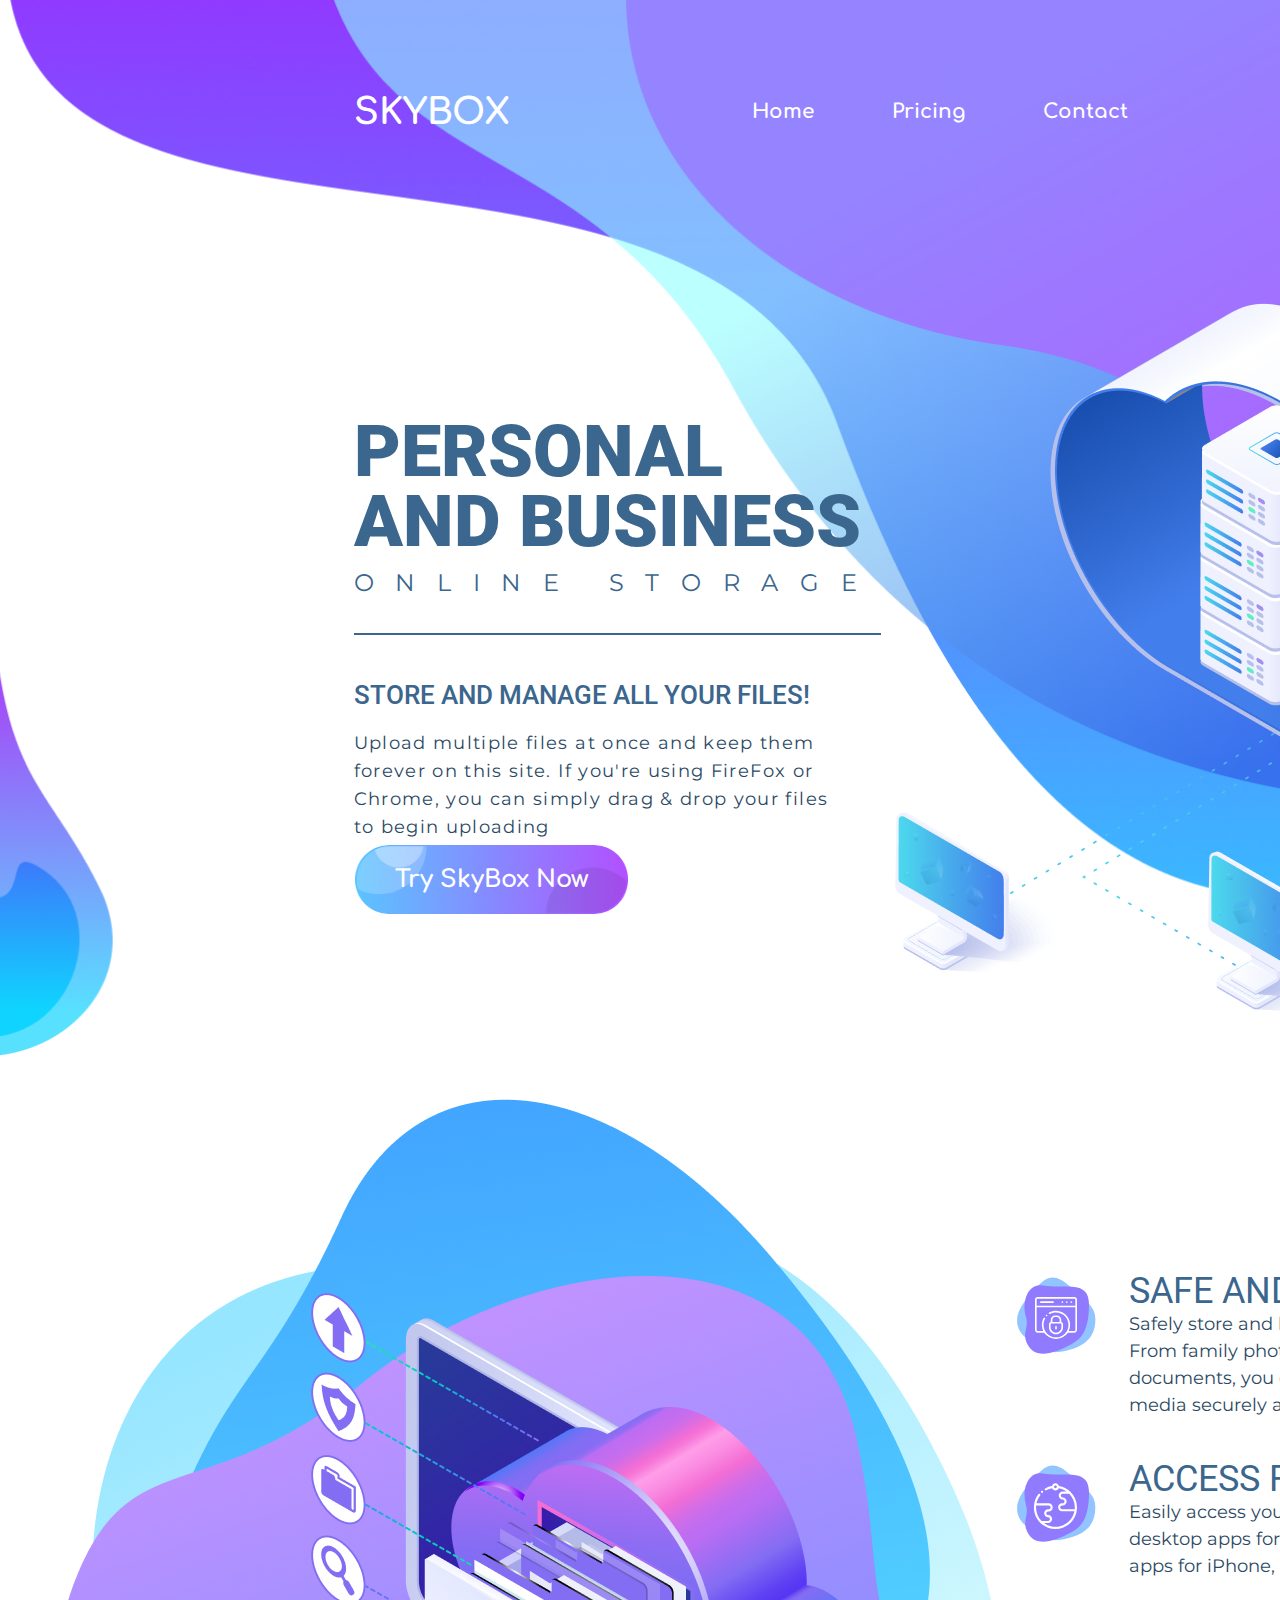
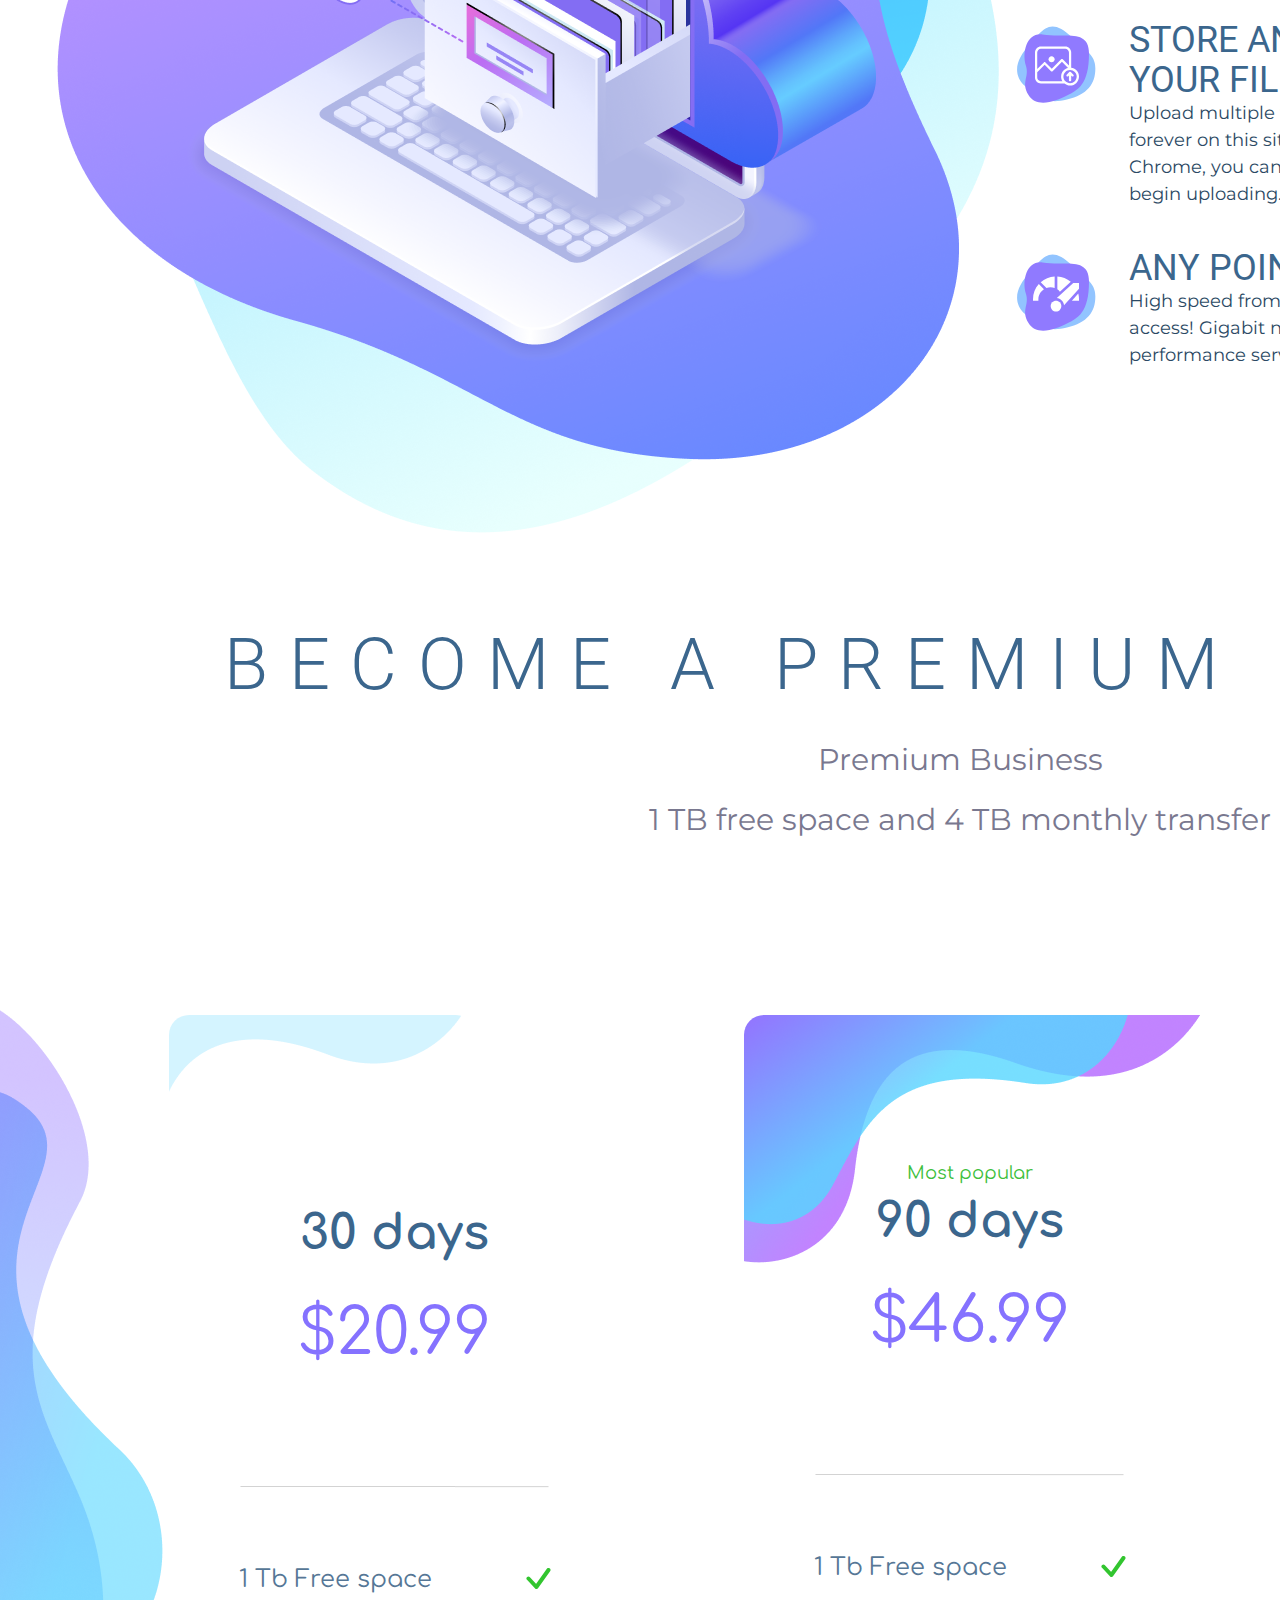
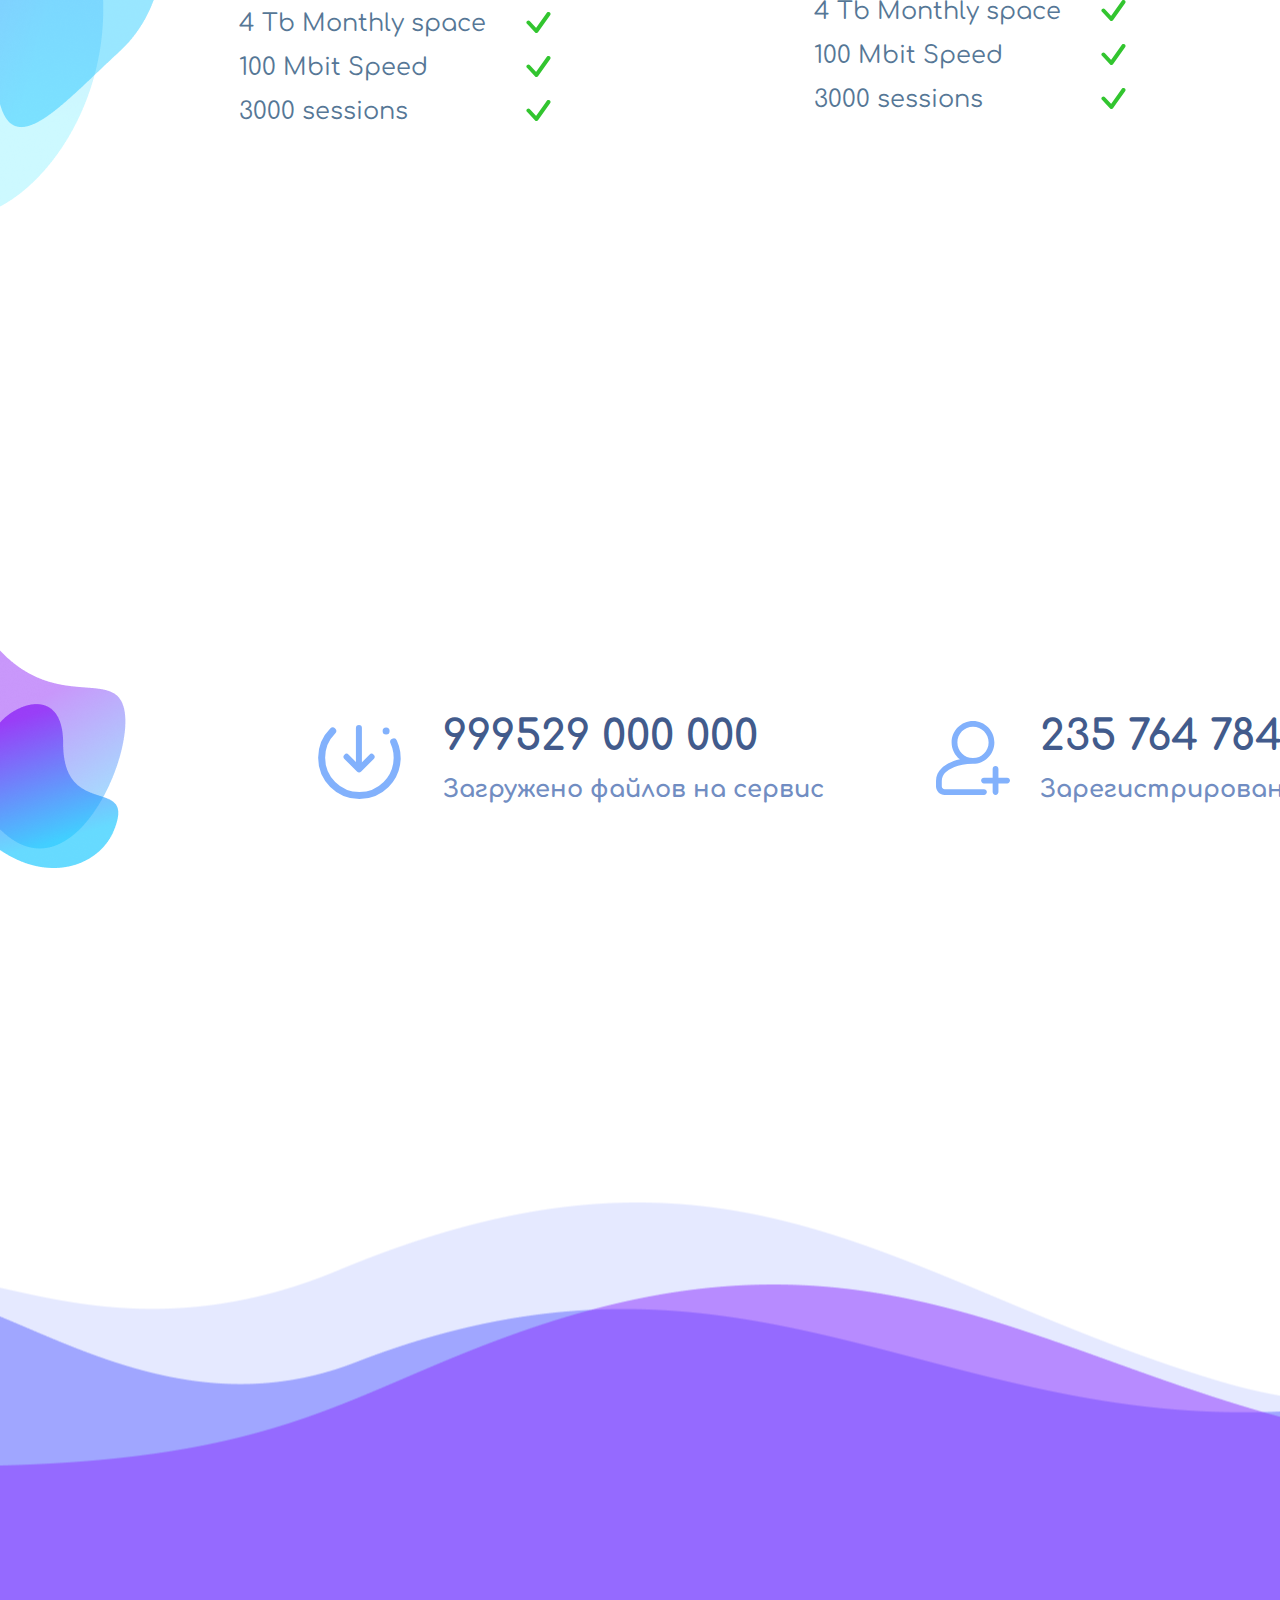
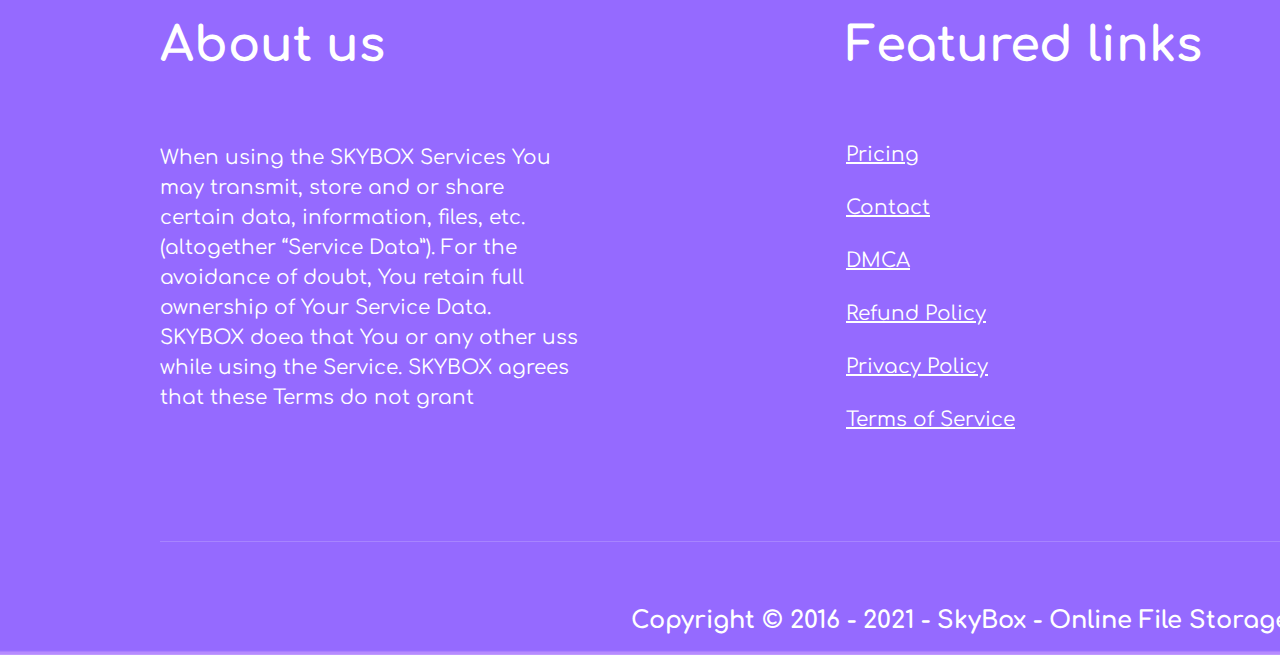
<file: index.html>
<!DOCTYPE html>
<html lang="ru">
<head>
    <meta charset="UTF-8">
    <meta http-equiv="X-UA-Compatible" content="IE=edge">
    <meta name="viewport" content="width=device-width, initial-scale=1.0">
    <link rel="stylesheet" href="assets/css/style.min.css">
    <title>Skybox</title>
</head>
<body>
    <!--intro-->
      <!-- главная секция -->
      <section class="main">
        <h2 class="main_tit">hh</h2>
        <div class="container">
            <!-- создание хедера, добавление логотипа и меню -->
            <header class="header">
                <div class="header_wrapper">
                    <a href="#" class="logo">skybox</a>
                    <nav class="nav">
                        <a href="index.html" class="header_nav">Home</a>
                        <a href="tariff.html" class="header_nav">Pricing</a>
                        <a href="contact.html" class="header_nav">Contact</a>
                    </nav>
                    <div class="header_btns">
                        <a class="header_btn1" href="login.html">login</a>
                        <a href="register.html" class="header_btn2">sign up</a>
                    </div>
                </div>
            </header>
            <!--добавление кнопки, текста, изображения-->
            <section class="section1">
                <div class="section1_content">
                    <h2 class="main_title">Personal <br>and Business</h2>
                    <h6 class="main_sibtitle">Online storage</h6>
                    <p class="main_title2">STORE AND MANAGE ALL YOUR Files!</p>
                    <p class="main_desk">
                        Upload multiple files at once and keep them <br> forever on this site. If you're using FireFox or <br> Chrome, you can simply drag & drop your files <br> to begin uploading
                    </p>
                    <a href="profile.html" class="main_btn">Try SkyBox Now</a>
                </div>
                <img src="assets/img/photos/Design.png" alt="photo" class="main_photo">
            </section>
        </div>
    </section>
    <!-- вторая секция -->
    <!-- добавление фото, иконок, текста -->
    <section class="qual">
        <div class="container">
            <div class="qual_wrapper">
                <img src="assets/img/photos/cloud.png" alt="photo" class="qual_photo">
                <div class="qual_blocks">
                    <div class="qual_block">
                        <img src="assets/img/icons/safe.svg" alt="icon">
                        <div class="qual_block_text">
                            <h2 class="qual_block_title">SAFE AND SECURE</h2>
                            <p class="qual_block_desk">
                                Safely store and backup all your essential files. <br> From family photos & videos to important <br> documents, you can rely on us to store all your <br> media securely and forever.
                            </p>
                        </div>
                    </div>
                    <div class="qual_block">
                        <img src="assets/img/icons/globe.svg" alt="icon">
                        <div class="qual_block_text">
                            <h2 class="qual_block_title">Access from anywhere</h2>
                            <p class="qual_block_desk">
                                Easily access your files from anywhere with <br> desktop apps for Windows and Mac, and mobile <br> apps for iPhone, iPad, Android, and the web.
                            </p>
                        </div>
                    </div>
                    <div class="qual_block">
                        <img src="assets/img/icons/store.svg" alt="icon">
                        <div class="qual_block_text">
                            <h2 class="qual_block_title">STORE AND MANAGE ALL YOUR FILES!</h2>
                            <p class="qual_block_desk">
                                Upload multiple files at once and keep them <br> forever on this site. If you're using FireFox or <br> Chrome, you can simply drag & drop your files to <br> begin uploading.
                            </p>
                        </div>
                    </div>
                    <div class="qual_block">
                        <img src="assets/img/icons/speed.svg" alt="icon">
                        <div class="qual_block_text">
                            <h2 class="qual_block_title">Any point of the globe</h2>
                            <p class="qual_block_desk">
                                High speed from any location with internet <br> access! Gigabit networking and high- <br> performance server!
                            </p>
                        </div>
                    </div>
                </div>
            </div>
        </div>
    </section>
    <!-- третья секция -->
    <!-- добавление фото, текста, заголовков, кнопок -->
    <section class="become">
        <img src="assets/img/photos/BG2.png" alt="waves" class="become_bg">
        <h2 class="become_title">Become a PREMIUM MEMBER</h2>
        <div class="container">
            <div class="become_wrapper">
                <p class="become_desk">
                    Premium Business <br>1 TB free space and 4 TB monthly transfer
                </p>
                <div class="become_cards">
                    <div class="become_card">
                        <img src="assets/img/photos/card1.png" alt="waves" class="become_card_bg">
                        <div class="become_card_content">
                            <div class="price_content">
                                <h3 class="become_card_title">30 days</h3>
                                <h2 class="become_card_price">$20.99</h2>  
                                <img src="assets/img/icons/line.png" alt="line" class="line">
                                <div class="become_card_desks">
                                    <div class="become_card_desk">
                                        <p class="card_desk">1 Tb Free space</p>
                                        <p class="card_desk">4 Tb Monthly space</p>
                                        <p class="card_desk">100 Mbit Speed</p>
                                        <p class="card_desk">3000 sessions</p>
                                    </div>
                                    <div class="become_card_checks">
                                        <img src="assets/img/icons/check.svg" alt="check" class="check">
                                        <img src="assets/img/icons/check.svg" alt="check" class="check">
                                        <img src="assets/img/icons/check.svg" alt="check" class="check">
                                        <img src="assets/img/icons/check.svg" alt="check" class="check">
                                    </div>
                                </div>
                                <div class="become_card_unvis">
                                    <a href="register.html" class="become_card_btn">Sing Up</a>
                                    <p class="become_card_cop">14-day money back guarantee</p>
                                </div>
                            </div>
                        </div>
                    </div>
                    <div class="become_card">
                        <img src="assets/img/photos/card2.png" alt="waves" class="become_card_bg">
                        <div class="become_card_content2">
                            <div class="price_content">
                                <p class="price_real">Most popular</p>
                                <h3 class="become_card_title">90 days</h3>
                                <h2 class="become_card_price">$46.99</h2>  
                                <img src="assets/img/icons/line.png" alt="line" class="line">
                                <div class="become_card_desks">
                                    <div class="become_card_desk">
                                        <p class="card_desk">1 Tb Free space</p>
                                        <p class="card_desk">4 Tb Monthly space</p>
                                        <p class="card_desk">100 Mbit Speed</p>
                                        <p class="card_desk">3000 sessions</p>
                                    </div>
                                    <div class="become_card_checks">
                                        <img src="assets/img/icons/check.svg" alt="check" class="check">
                                        <img src="assets/img/icons/check.svg" alt="check" class="check">
                                        <img src="assets/img/icons/check.svg" alt="check" class="check">
                                        <img src="assets/img/icons/check.svg" alt="check" class="check">
                                    </div>
                                </div>
                                <div class="become_card_unvis">
                                    <a href="register.html" class="become_card_btn">Sing Up</a>
                                    <p class="become_card_cop">14-day money back guarantee</p>
                                </div>
                            </div>
                        </div>
                    </div>
                    <div class="become_card">
                        <img src="assets/img/photos/card3.png" alt="waves" class="become_card_bg">
                        <div class="become_card_content3">
                            <div class="price_content">
                                <h3 class="become_card_title">365 days</h3>
                                <h2 class="become_card_price">$127.99</h2>  
                                <img src="assets/img/icons/line.png" alt="line" class="line">
                                <div class="become_card_desks">
                                    <div class="become_card_desk">
                                        <p class="card_desk">1 Tb Free space</p>
                                        <p class="card_desk">4 Tb Monthly space</p>
                                        <p class="card_desk">100 Mbit Speed</p>
                                        <p class="card_desk">3000 sessions</p>
                                    </div>
                                    <div class="become_card_checks">
                                        <img src="assets/img/icons/check.svg" alt="check" class="check">
                                        <img src="assets/img/icons/check.svg" alt="check" class="check">
                                        <img src="assets/img/icons/check.svg" alt="check" class="check">
                                        <img src="assets/img/icons/check.svg" alt="check" class="check">
                                    </div>
                                </div>
                                <div class="become_card_unvis">
                                    <a href="register.html" class="become_card_btn">Sing Up</a>
                                    <p class="become_card_cop">14-day money back guarantee</p>
                                </div>
                            </div>
                        </div>
                    </div>
                </div>
            </div>
        </div>
    </section>
    <!-- четвертая секция -->
    <!-- добавление иконок, текста -->
    <section class="quan">
        <img src="assets/img/photos/bg3.png" alt="waves" class="quan_bg">
        <div class="container">
            <div class="quan_wrapper">
                <div class="quan_block">
                    <img src="assets/img/icons/download.svg" alt="icon" class="quan_icon">
                    <div class="quan_text">
                        <h2 class="quan_num">999529 000 000</h2>
                        <p class="quan_title">Загружено файлов на сервис</p>
                    </div>
                </div>
                <div class="quan_block">
                    <img src="assets/img/icons/user.svg" alt="icon" class="quan_icon">
                    <div class="quan_text">
                        <h2 class="quan_num">235 764 784</h2>
                        <p class="quan_title">Зарегистрировано пользователей</p>
                    </div>
                </div>
            </div>
        </div>
        <img src="assets/img/photos/bg4.png" alt="waves" class="quan_bg">
    </section>
    <!-- пятая секция -->
    <!-- добавление текста и ссылок -->
    <footer class="footer">
        <div class="footer_wrapper">
            <div class="footer_block">
                <h2 class="footer_title">About us</h2>
                <p class="footer_desk">
                    When using the SKYBOX Services You <br> may transmit, store and or share <br> certain data, information, files, etc. <br> (altogether “Service Data”). For the <br> avoidance of doubt, You retain full <br> ownership of Your Service Data. <br> SKYBOX doea that You or any other uss <br> while using the Service. SKYBOX agrees <br> that these Terms do not grant
                </p>
            </div>
            <div class="footer_block">
                <h2 class="footer_title">Featured links</h2>
                <div class="footer_link">
                    <a href="tariff.html" class="footer_a">Pricing</a>
                    <a href="contact.html" class="footer_a">Contact</a>
                    <a href="FAQ.html" class="footer_a">DMCA</a>
                    <a href="#" class="footer_a">Refund Policy</a>
                    <a href="#" class="footer_a">Privacy Policy</a>
                    <a href="#" class="footer_a">Terms of Service</a>
                </div>
            </div>
            <div class="footer_block">
                <h2 class="footer_title">Contact us</h2>
                <div class="footer_link">
                    <p class="footer_text">Our office:</p>
                    <a href="#" class="footer_a2">Digitalgoals LTD <br>Lapathou, 6, Strovolos 2027, <br>Lefkosia, Cyprus</a>
                    <p class="footer_num">Phone: <a href="#">+37 06 225 29 36 </a></p>
                    <p class="footer_mail">Email: <a href="#">mail@example.com</a></p>
                </div>
            </div>
        </div>
        <div class="footer_cop">
            Copyright © 2016 - 2021 - SkyBox - Online File Storage
        </div>
    </footer>
</body>
</html>
</file>
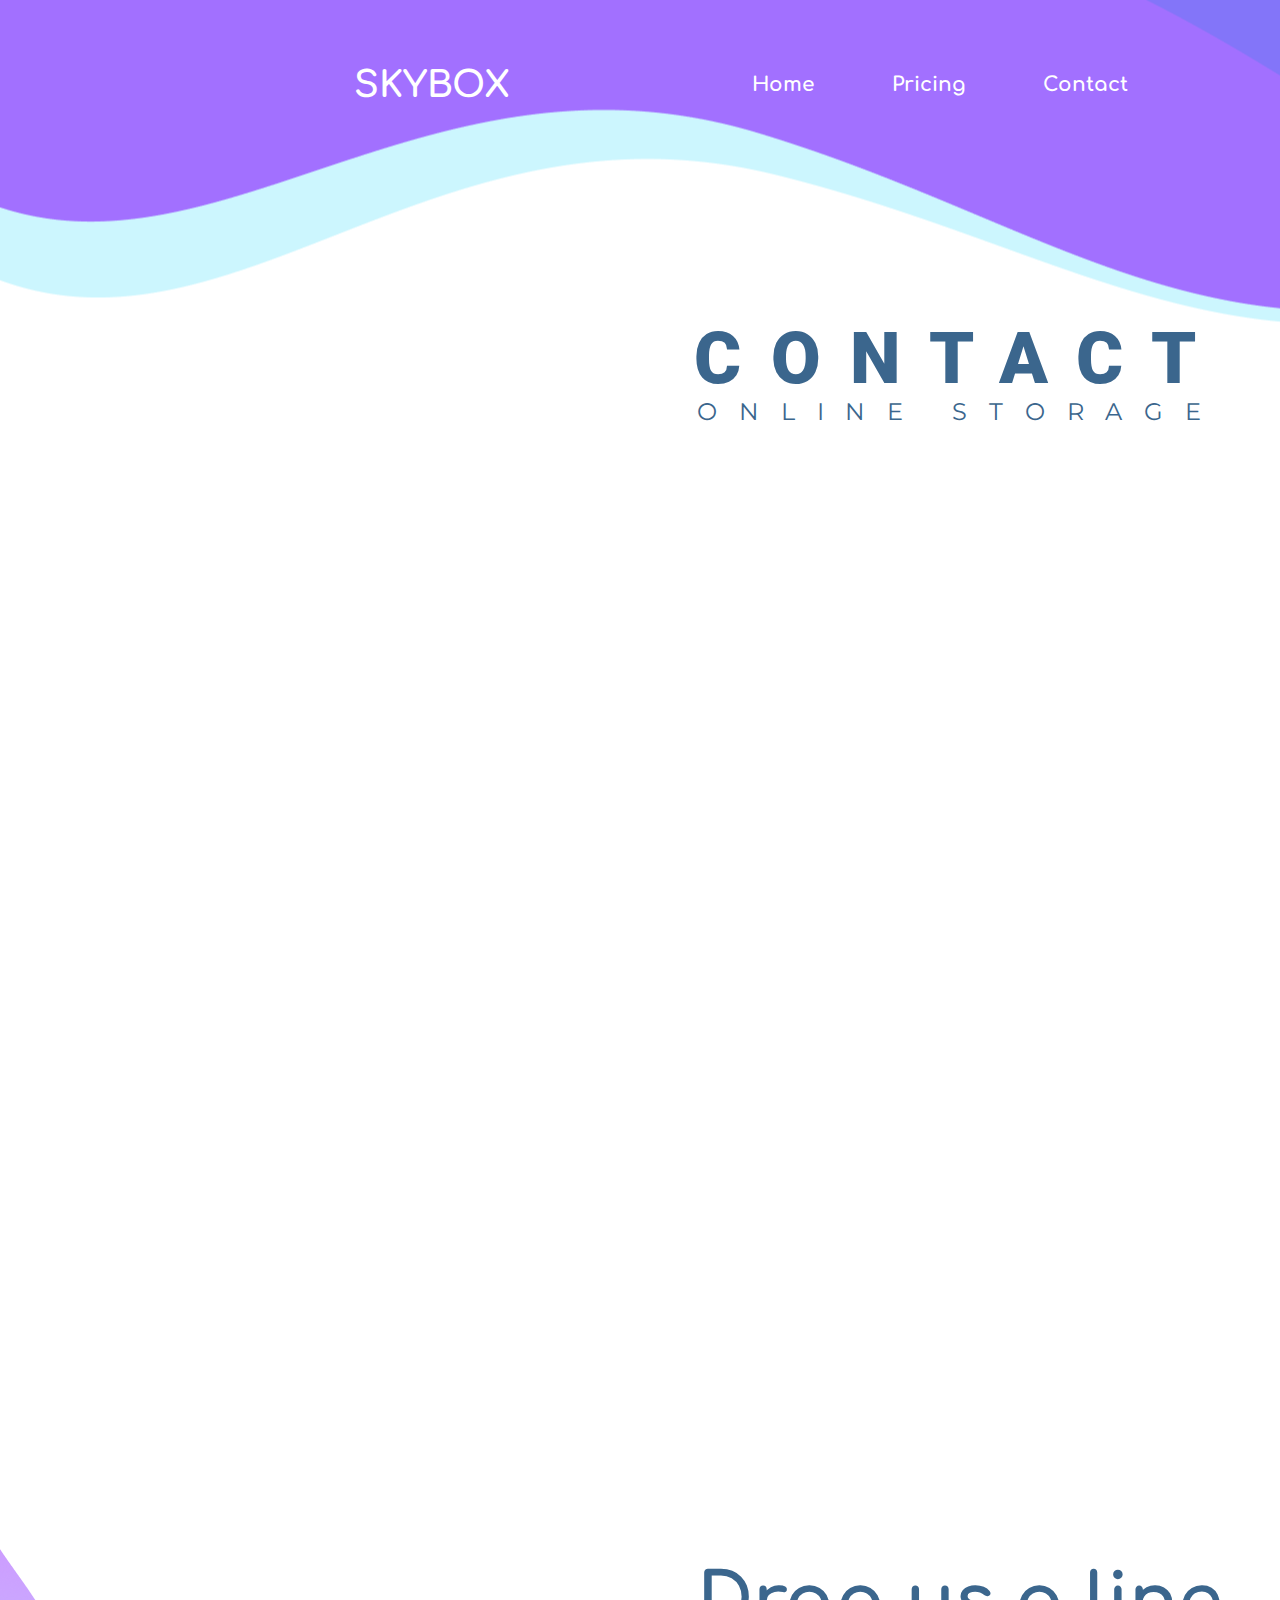
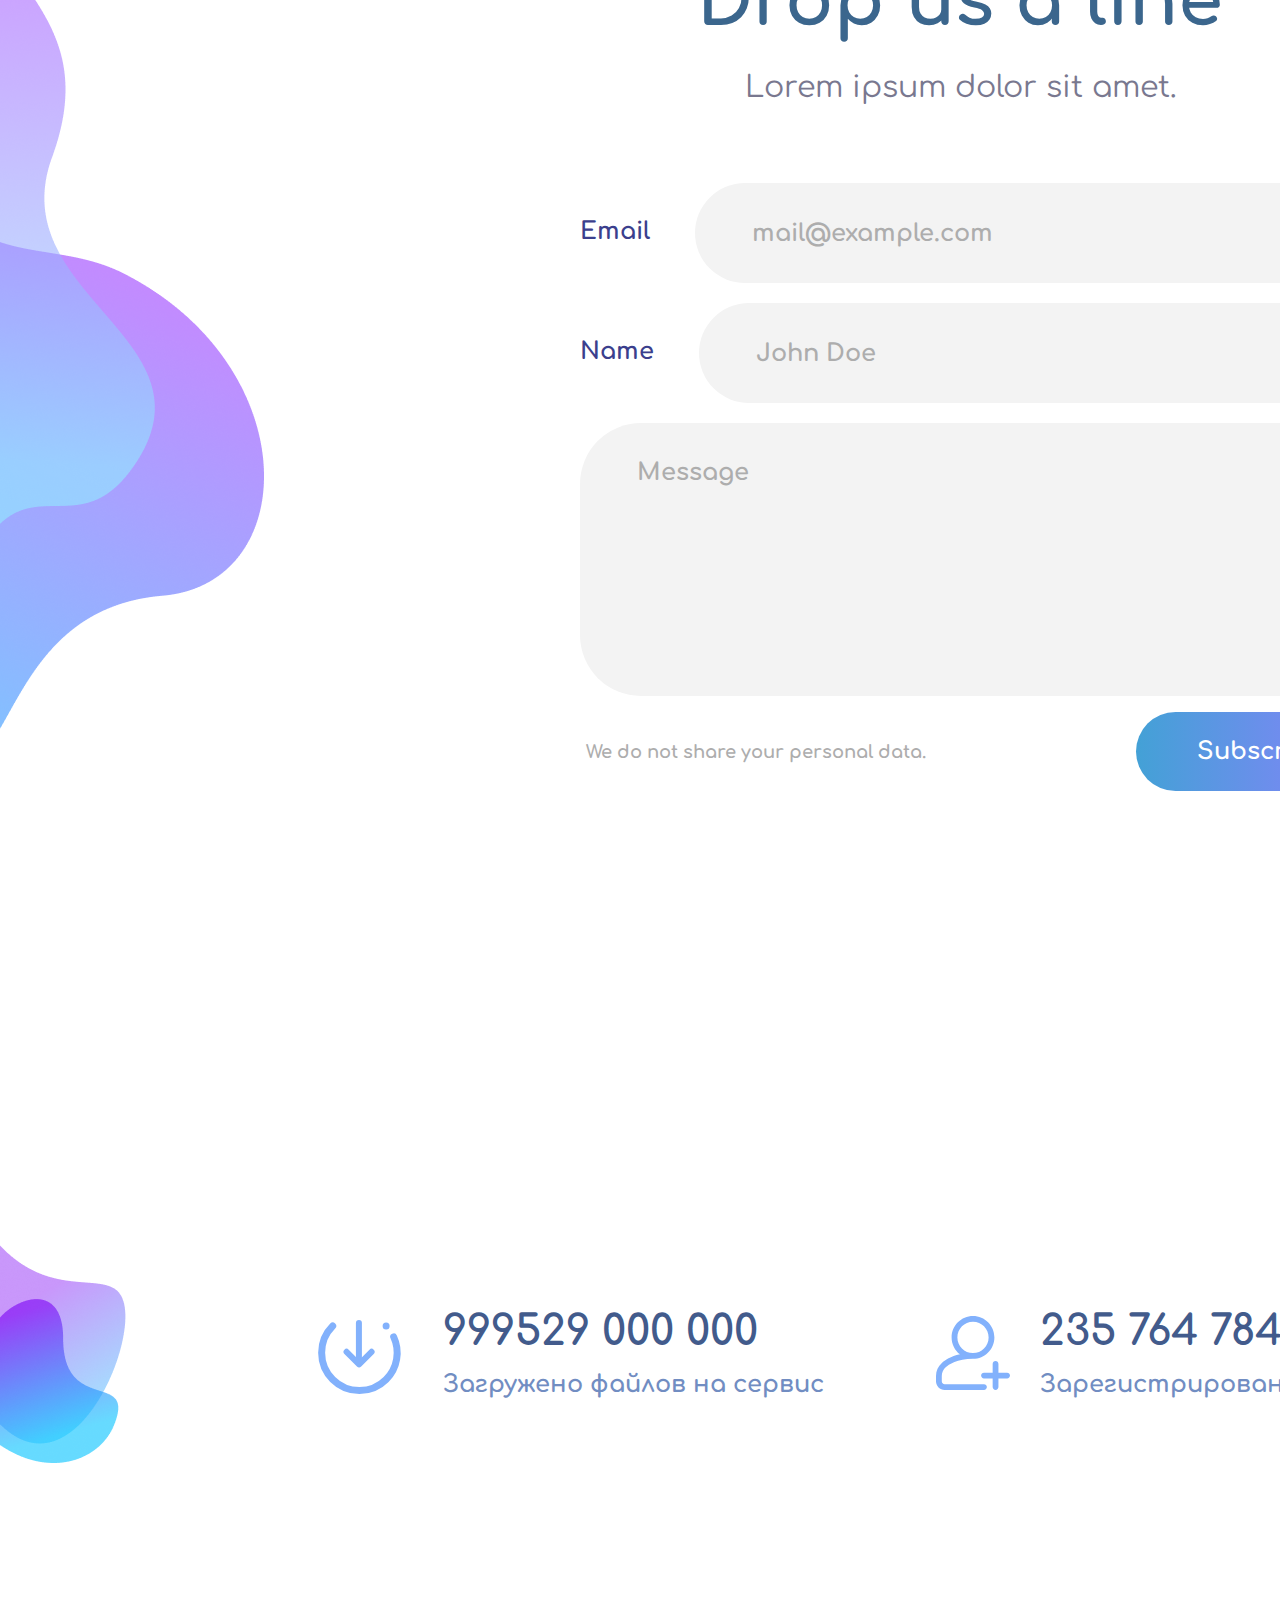
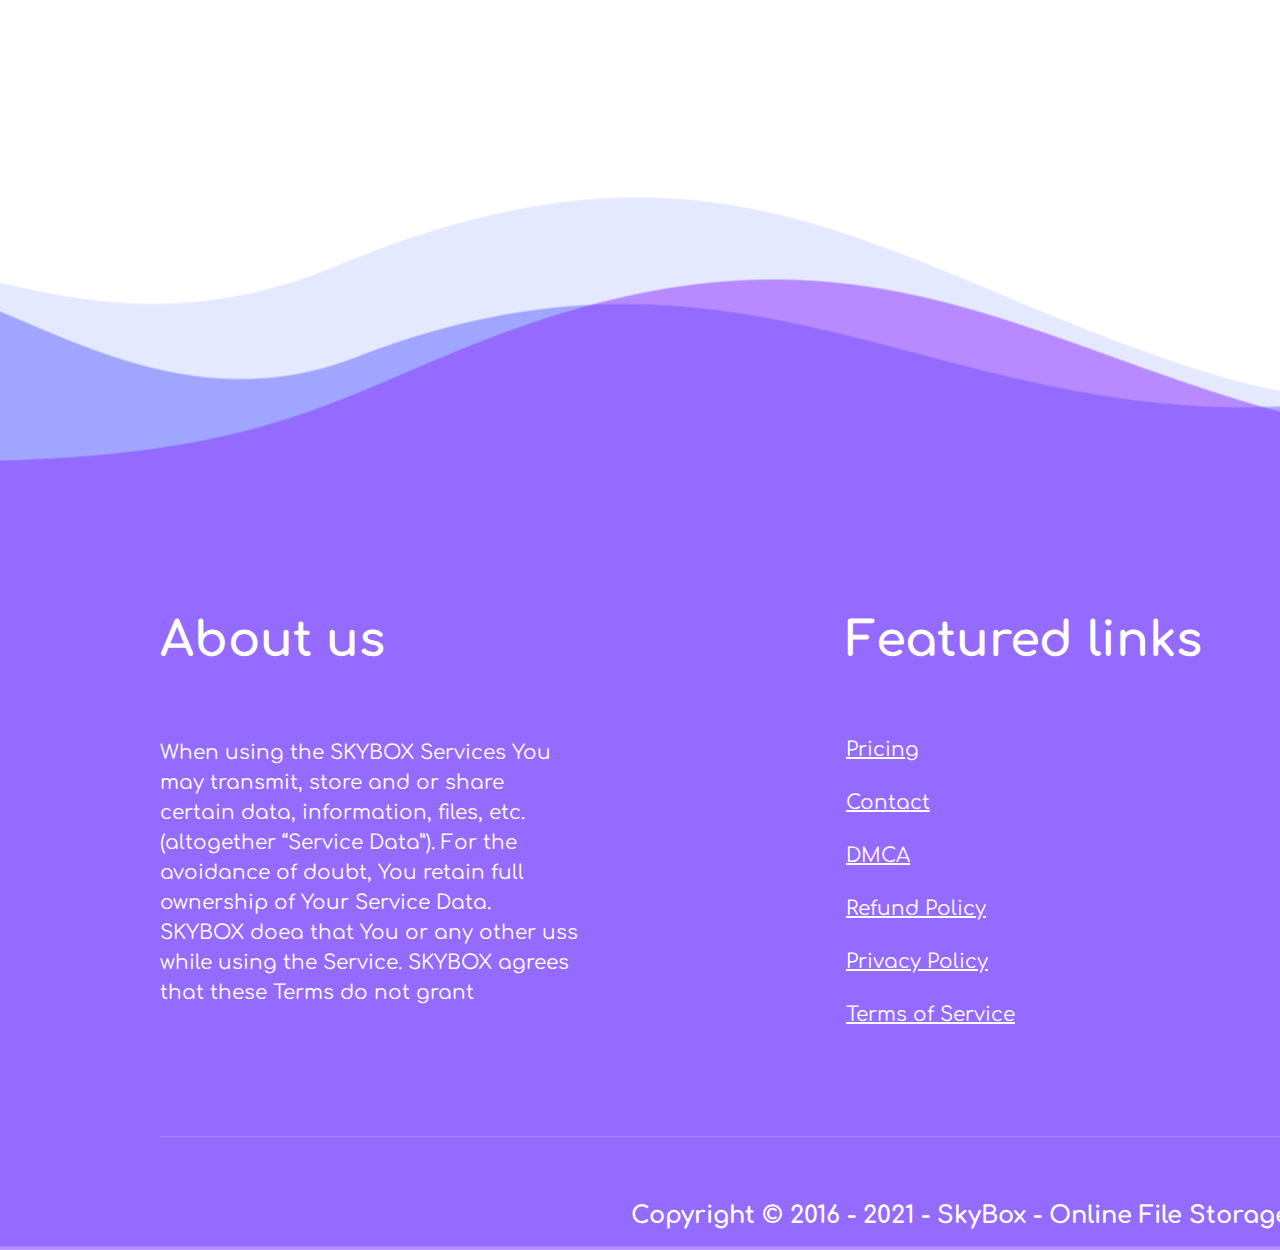
<file: contact.html>
<!DOCTYPE html>
<html lang="ru">
<head>
    <meta charset="UTF-8">
    <meta http-equiv="X-UA-Compatible" content="IE=edge">
    <link rel="stylesheet" href="assets/css/style.min.css">
    <meta name="viewport" content="width=device-width, initial-scale=1.0">
    <title>Contact</title>
</head>
<body>
        <!-- создание хедера, добавление логотипа и меню -->
        <header class="header2">
            <div class="container">
                <div class="header_wrapper2">
                    <a href="#" class="logo">skybox</a>
                        <nav class="nav">
                            <a href="index.html" class="header_nav">Home</a>
                            <a href="tariff.html" class="header_nav">Pricing</a>
                            <a href="contact.html" class="header_nav">Contact</a>
                        </nav>
                        <div class="header_btns">
                            <a class="header_btn1" href="login.html">login</a>
                            <a href="register.html" class="header_btn2">sign up</a>
                        </div>
                </div>
            </div>
        </header>
        <!--добавление кнопки, текста, изображения-->
        <section class="intro">
            <div class="wrapper_intro">
                <div class="intro_content">
                    <h2 class="text_intro">Contact</h2>
                    <h6 class="text_intro2">Online storage</h6>
                </div>
                <!-- добавление карты -->
                <div class="carta">
                    <iframe src="https://www.google.com/maps/embed?pb=!1m18!1m12!1m3!1d4888.388919401285!2d33.355725833604986!3d35.141450852578025!2m3!1f0!2f0!3f0!3m2!1i1024!2i768!4f13.1!3m3!1m2!1s0x14de198dd4fea925%3A0xf1f84fd6b7d7f59c!2zTGFwYXRob3UgNiwgU3Ryb3ZvbG9zLCDQmtC40L_RgA!5e0!3m2!1sru!2sru!4v1650351548125!5m2!1sru!2sru" width="600" height="450" style="border:0;" allowfullscreen="" loading="lazy" referrerpolicy="no-referrer-when-downgrade"></iframe>
                </div> 
            </div>
        </section>
        <!-- создание секции ввода данных -->
        <section class="drop">
            <div class="wrapper_drop">
                <div class="drop_content">
                    <h2 class="text_drop">Drop us a line</h2>
                    <h6 class="text_drop2">Lorem ipsum dolor sit amet.</h6>
                </div>
                <!-- создание блока ввода данных -->
                <div class="input">
                    <div class="text_bl">
                        <p class="text_email">Email</p>
                        <input type="text" class="dropinput" placeholder="mail@example.com">
                    </div>
                    <div class="text_bl2">
                        <p class="text_name">Name</p>
                    <input type="text" class="dropinput" placeholder="John Doe">
                    </div>
                    <input type="text" class="dropinput2" placeholder="Message">
                    <a href="#" class="text_drop3">We do not share your personal data.</a>
                    <button class="btn_sub">Subscribe</button>
                </div>
            </div>
        </section>
    <!-- четвертая секция -->
    <!-- добавление иконок, текста -->
    <section class="quan">
        <img src="assets/img/photos/bg3.png" alt="waves" class="quan_bg">
        <div class="container">
            <div class="quan_wrapper">
                <div class="quan_block">
                    <img src="assets/img/icons/download.svg" alt="icon" class="quan_icon">
                    <div class="quan_text">
                        <h2 class="quan_num">999529 000 000</h2>
                        <p class="quan_title">Загружено файлов на сервис</p>
                    </div>
                </div>
                <div class="quan_block">
                    <img src="assets/img/icons/user.svg" alt="icon" class="quan_icon">
                    <div class="quan_text">
                        <h2 class="quan_num">235 764 784</h2>
                        <p class="quan_title">Зарегистрировано пользователей</p>
                    </div>
                </div>
            </div>
        </div>
        <img src="assets/img/photos/bg4.png" alt="waves" class="quan_bg">
    </section>
    <!-- пятая секция -->
    <!-- добавление текста и ссылок -->
    <footer class="footer">
        <div class="footer_wrapper">
            <div class="footer_block">
                <h2 class="footer_title">About us</h2>
                <p class="footer_desk">
                    When using the SKYBOX Services You <br> may transmit, store and or share <br> certain data, information, files, etc. <br> (altogether “Service Data”). For the <br> avoidance of doubt, You retain full <br> ownership of Your Service Data. <br> SKYBOX doea that You or any other uss <br> while using the Service. SKYBOX agrees <br> that these Terms do not grant
                </p>
            </div>
            <div class="footer_block">
                <h2 class="footer_title">Featured links</h2>
                <div class="footer_link">
                    <a href="tariff.html" class="footer_a">Pricing</a>
                    <a href="contact.html" class="footer_a">Contact</a>
                    <a href="FAQ.html" class="footer_a">DMCA</a>
                    <a href="#" class="footer_a">Refund Policy</a>
                    <a href="#" class="footer_a">Privacy Policy</a>
                    <a href="#" class="footer_a">Terms of Service</a>
                </div>
            </div>
            <div class="footer_block">
                <h2 class="footer_title">Contact us</h2>
                <div class="footer_link">
                    <p class="footer_text">Our office:</p>
                    <a href="#" class="footer_a2">Digitalgoals LTD <br>Lapathou, 6, Strovolos 2027, <br>Lefkosia, Cyprus</a>
                    <p class="footer_num">Phone: <a href="#">+37 06 225 29 36 </a></p>
                    <p class="footer_mail">Email: <a href="#">mail@example.com</a></p>
                </div>
            </div>
        </div>
        <div class="footer_cop">
            Copyright © 2016 - 2021 - SkyBox - Online File Storage
        </div>
    </footer>
    
</body>
</html>
</file>
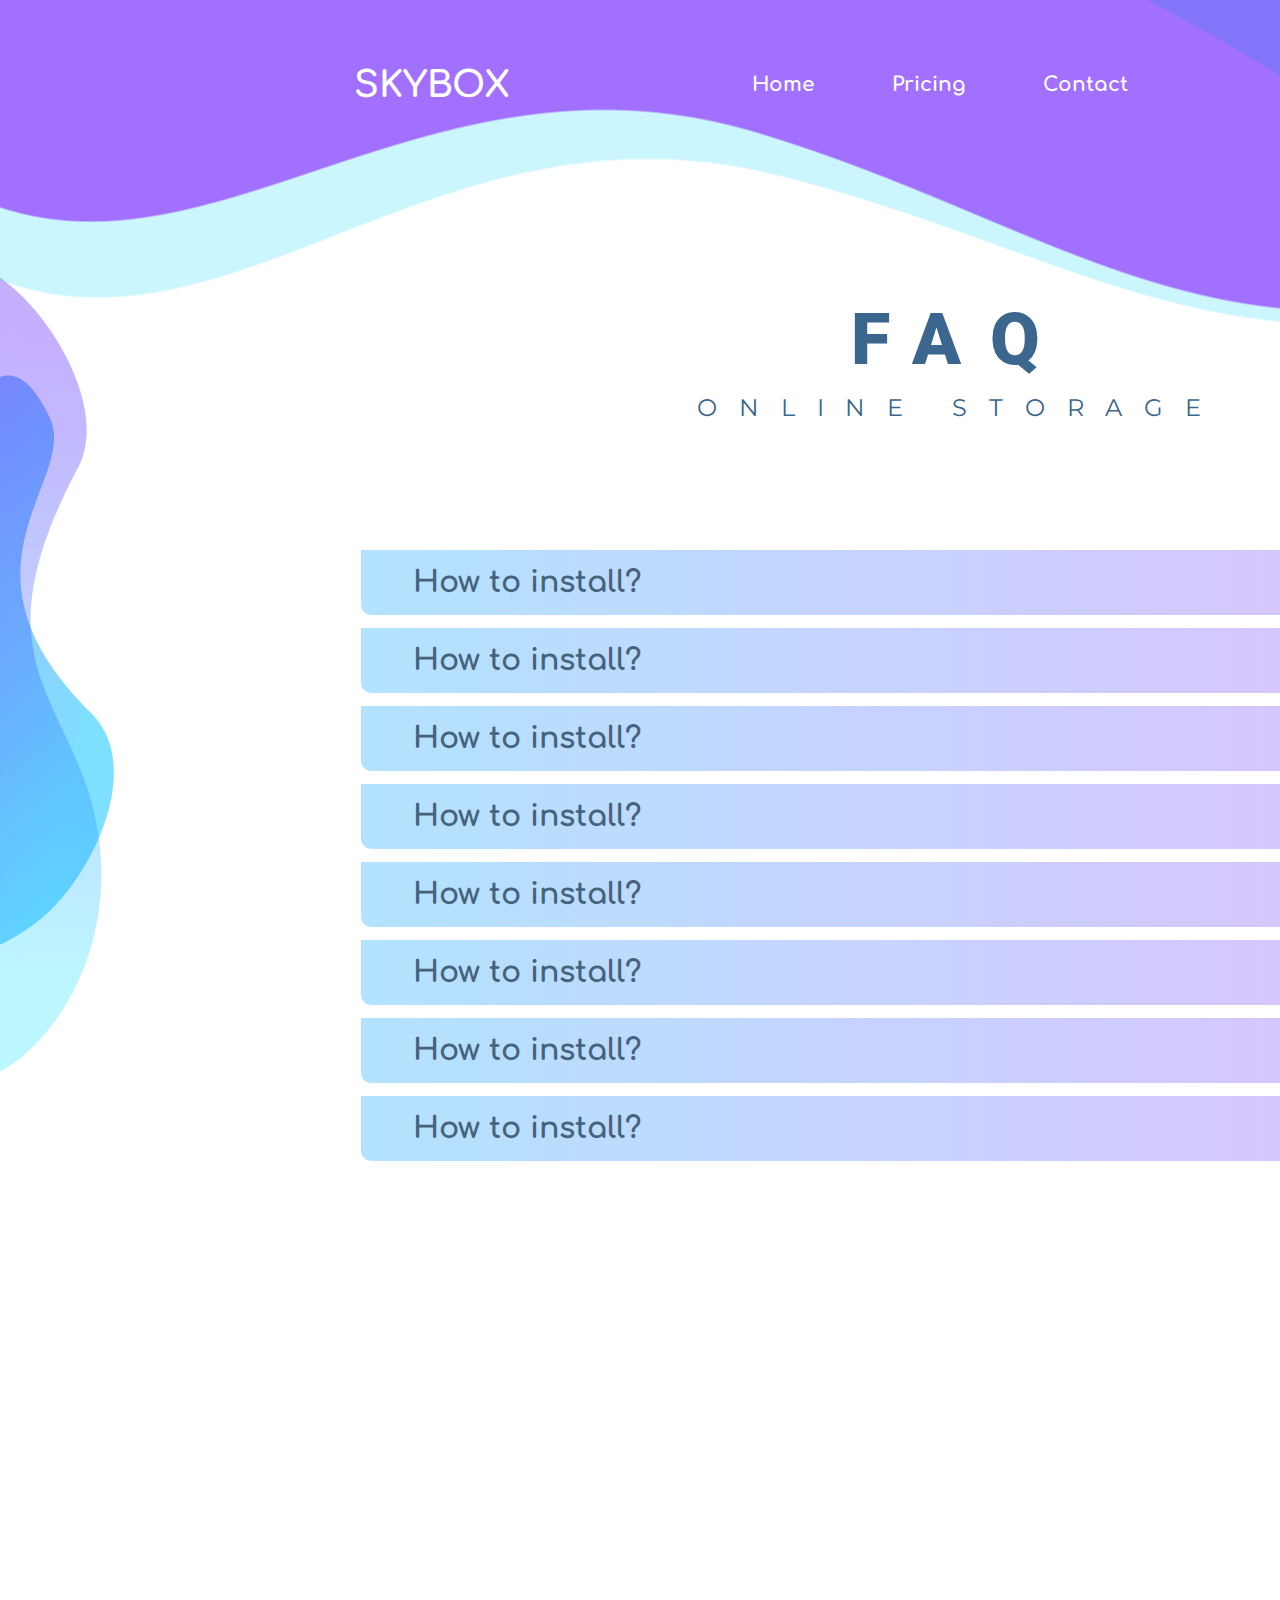
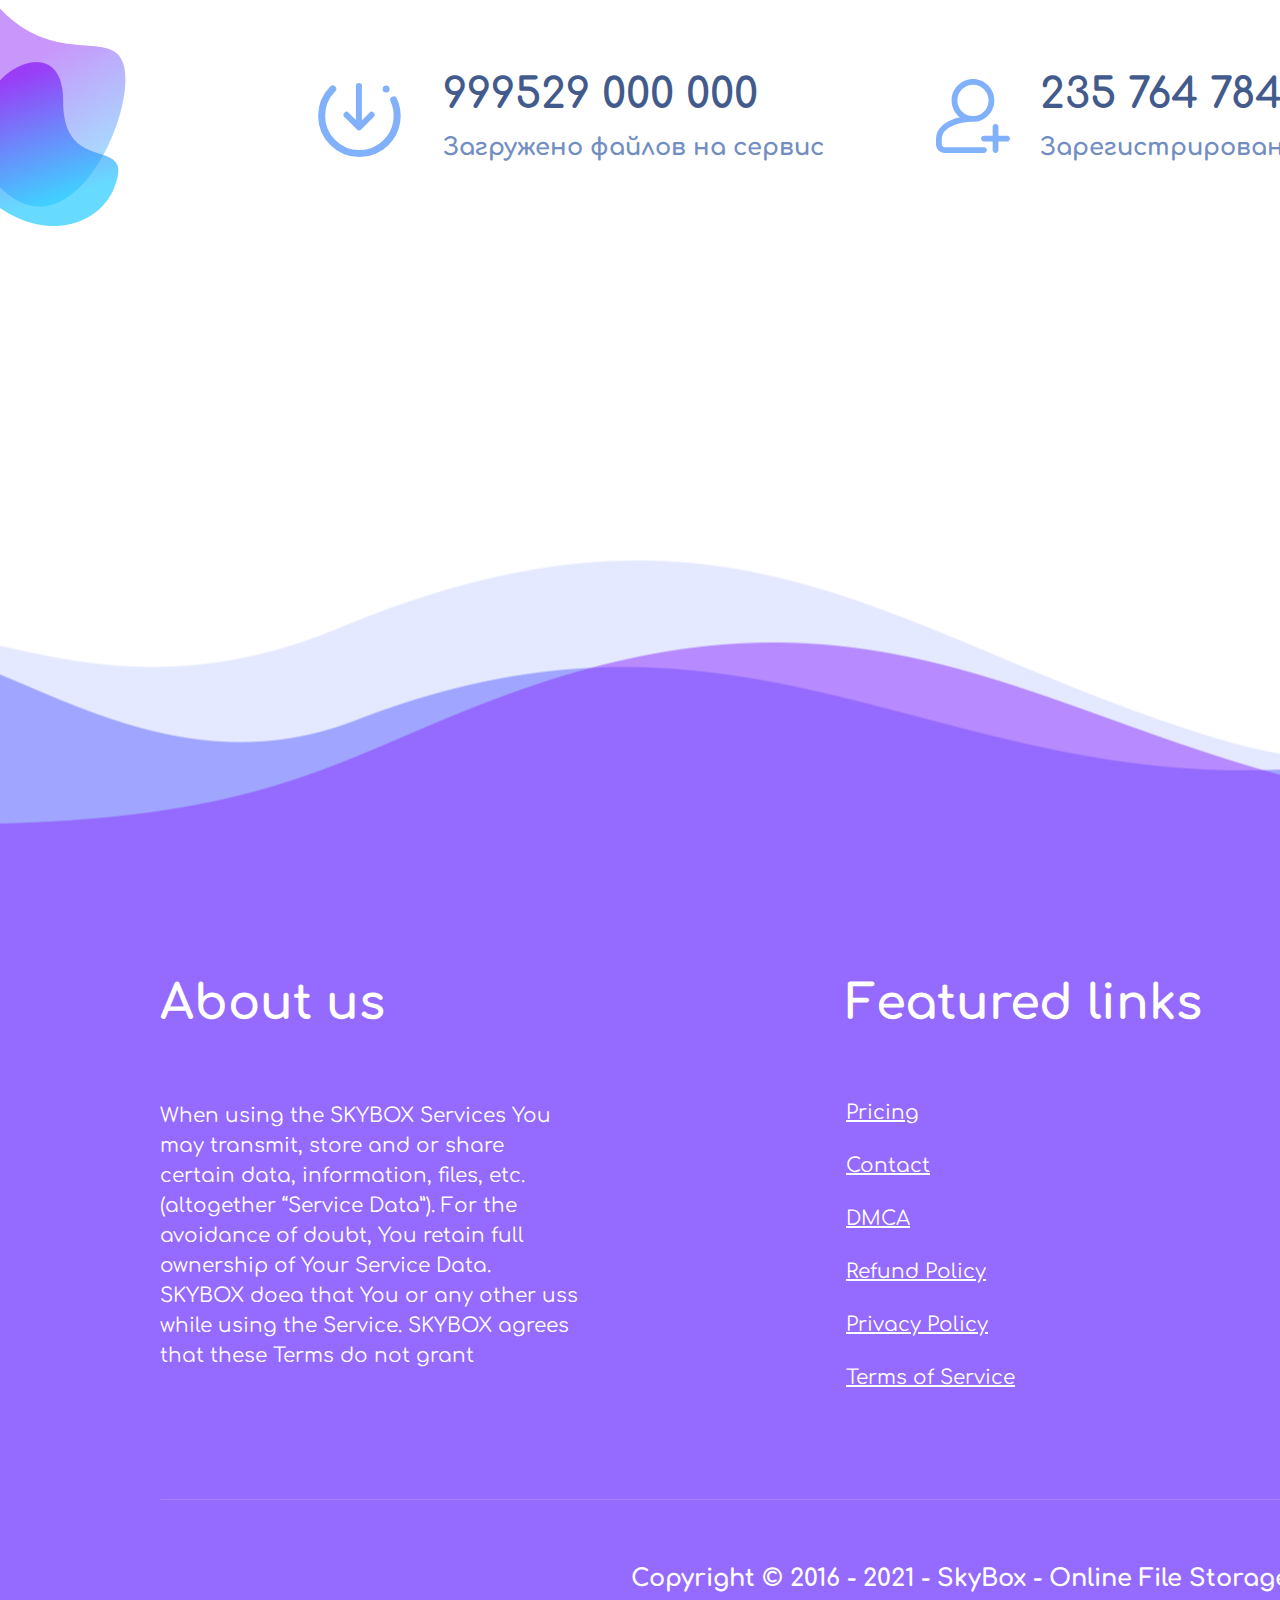
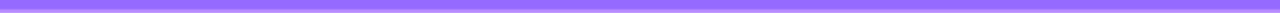
<file: FAQ.html>
<!DOCTYPE html>
<html lang="ru">
<head>
    <meta charset="UTF-8">
    <meta http-equiv="X-UA-Compatible" content="IE=edge">
    <link rel="stylesheet" href="assets/css/style.min.css">
    <meta name="viewport" content="width=device-width, initial-scale=1.0">
    <title>FAQ</title>
</head>
<body>
    <header class="header2">
        <div class="container">
            <div class="header_wrapper">
                <!-- класс с лого -->
                <a href="#" class="logo">skybox</a>
                <!-- класс с меню -->
                    <nav class="nav">
                        <a href="index.html" class="header_nav">Home</a>
                        <a href="tariff.html" class="header_nav">Pricing</a>
                        <a href="contact.html" class="header_nav">Contact</a>
                    </nav>
                <!-- кнопки -->
                <div class="header_btns">
                    <a class="header_btn1" href="login.html">login</a>
                    <a href="register.html" class="header_btn2">sign up</a>
                </div>
            </div>
        </div>
    </header>
    <!--FAQ-->
    <section class="FAQ">
        <div class="container">
            <div class="faq__wrapper">
                <div class="text__center">
                    <h1 class="text__faq">FAQ</h1>
                    <p class="faq__text">Online storage</p>
                </div>
                <!--Класс с добавлением раскрывающихся списков-->
                <div class="raskrytie">
                    <div class="raskrytie1">
                        <div class="toggleable">
                        <input class="toggleable__control hidden--visually" id="toggleable1" type="checkbox" />
                        <label class="toggleable__label" for="toggleable1">
                        How to install?
                        </label>
                        <div class="toggleable__content">Orci nibh faucibus nunc aliquet diam. Neque quis dignissim ipsum eget sed massa feugiat sit nibh. Pretium eget morbi tincidunt justo, mattis tincidunt facilisis lorem. Commodo, sit enim, amet fringilla in proin purus. Et odio arcu libero at sed quam tempor, neque. Scelerisque arcu vel vehicula eget posuere. Sed urna velit aliquam in pharetra. Tempus libero elit ac hac et morbi. Sed viverra vel adipiscing mauris, congue tincidunt integer. Sed gravida in cursus pellentesque odio.</div>
                        </div>
                        <div class="toggleable1">
                        
                        <input class="toggleable__control1 hidden--visually1" id="toggleable2" type="checkbox" />
                        <label class="toggleable__label1" for="toggleable2">
                        How to install?
                        </label>
                        
                        <div class="toggleable__content1">Orci nibh faucibus nunc aliquet diam. Neque quis dignissim ipsum eget sed massa feugiat sit nibh. Pretium eget morbi tincidunt justo, mattis tincidunt facilisis lorem. Commodo, sit enim, amet fringilla in proin purus. Et odio arcu libero at sed quam tempor, neque. Scelerisque arcu vel vehicula eget posuere. Sed urna velit aliquam in pharetra. Tempus libero elit ac hac et morbi. Sed viverra vel adipiscing mauris, congue tincidunt integer. Sed gravida in cursus pellentesque odio.</div>
                        </div>
                        <div class="toggleable2">
                        
                        <input class="toggleable__control2 hidden--visually2" id="toggleable3" type="checkbox" />
                        <label class="toggleable__label2" for="toggleable3">
                        How to install?
                        </label>
                        
                        <div class="toggleable__content2">Orci nibh faucibus nunc aliquet diam. Neque quis dignissim ipsum eget sed massa feugiat sit nibh. Pretium eget morbi tincidunt justo, mattis tincidunt facilisis lorem. Commodo, sit enim, amet fringilla in proin purus. Et odio arcu libero at sed quam tempor, neque. Scelerisque arcu vel vehicula eget posuere. Sed urna velit aliquam in pharetra. Tempus libero elit ac hac et morbi. Sed viverra vel adipiscing mauris, congue tincidunt integer. Sed gravida in cursus pellentesque odio.</div>
                        </div>
                        <div class="toggleable3">
                        
                        <input class="toggleable__control3 hidden--visually3" id="toggleable4" type="checkbox" />
                        <label class="toggleable__label3" for="toggleable4">
                        How to install?
                        </label>
                        
                        <div class="toggleable__content3">Orci nibh faucibus nunc aliquet diam. Neque quis dignissim ipsum eget sed massa feugiat sit nibh. Pretium eget morbi tincidunt justo, mattis tincidunt facilisis lorem. Commodo, sit enim, amet fringilla in proin purus. Et odio arcu libero at sed quam tempor, neque. Scelerisque arcu vel vehicula eget posuere. Sed urna velit aliquam in pharetra. Tempus libero elit ac hac et morbi. Sed viverra vel adipiscing mauris, congue tincidunt integer. Sed gravida in cursus pellentesque odio.</div>
                        </div>
                        <div class="toggleable4">
                        
                        <input class="toggleable__control4 hidden--visually4"
                        id="toggleable5" type="checkbox" />
                        <label class="toggleable__label4" for="toggleable5">
                        How to install?
                        </label>
                        
                        <div class="toggleable__content4">Orci nibh faucibus nunc aliquet diam. Neque quis dignissim ipsum eget sed massa feugiat sit nibh. Pretium eget morbi tincidunt justo, mattis tincidunt facilisis lorem. Commodo, sit enim, amet fringilla in proin purus. Et odio arcu libero at sed quam tempor, neque. Scelerisque arcu vel vehicula eget posuere. Sed urna velit aliquam in pharetra. Tempus libero elit ac hac et morbi. Sed viverra vel adipiscing mauris, congue tincidunt integer. Sed gravida in cursus pellentesque odio.</div>
                        </div>
                        <div class="toggleable5">
                        
                        <input class="toggleable__control5 hidden--visually5" id="toggleable6" type="checkbox" />
                        <label class="toggleable__label5" for="toggleable6">
                        How to install?
                        </label>
                        
                        <div class="toggleable__content5">Orci nibh faucibus nunc aliquet diam. Neque quis dignissim ipsum eget sed massa feugiat sit nibh. Pretium eget morbi tincidunt justo, mattis tincidunt facilisis lorem. Commodo, sit enim, amet fringilla in proin purus. Et odio arcu libero at sed quam tempor, neque. Scelerisque arcu vel vehicula eget posuere. Sed urna velit aliquam in pharetra. Tempus libero elit ac hac et morbi. Sed viverra vel adipiscing mauris, congue tincidunt integer. Sed gravida in cursus pellentesque odio.</div>
                        </div>
                        <div class="toggleable6">
                        
                        <input class="toggleable__control6 hidden--visually6" id="toggleable7" type="checkbox" />
                        <label class="toggleable__label6" for="toggleable7">
                        How to install?
                        </label>
                        
                        <div class="toggleable__content6">Orci nibh faucibus nunc aliquet diam. Neque quis dignissim ipsum eget sed massa feugiat sit nibh. Pretium eget morbi tincidunt justo, mattis tincidunt facilisis lorem. Commodo, sit enim, amet fringilla in proin purus. Et odio arcu libero at sed quam tempor, neque. Scelerisque arcu vel vehicula eget posuere. Sed urna velit aliquam in pharetra. Tempus libero elit ac hac et morbi. Sed viverra vel adipiscing mauris, congue tincidunt integer. Sed gravida in cursus pellentesque odio.</div>
                        </div>
                        <div class="toggleable7">
                        
                        <input class="toggleable__control7 hidden--visually7" id="toggleable8" type="checkbox" />
                        <label class="toggleable__label7" for="toggleable8">
                        How to install?
                        </label>
                        
                        <div class="toggleable__content7">Orci nibh faucibus nunc aliquet diam. Neque quis dignissim ipsum eget sed massa feugiat sit nibh. Pretium eget morbi tincidunt justo, mattis tincidunt facilisis lorem. Commodo, sit enim, amet fringilla in proin purus. Et odio arcu libero at sed quam tempor, neque. Scelerisque arcu vel vehicula eget posuere. Sed urna velit aliquam in pharetra. Tempus libero elit ac hac et morbi. Sed viverra vel adipiscing mauris, congue tincidunt integer. Sed gravida in cursus pellentesque odio.</div>
                    </div>
                </div>
            </div>
        </div>
    </div>
    </section>
    <!-- четвертая секция -->
    <!-- добавление иконок, текста -->
    <section class="quan">
        <img src="assets/img/photos/bg3.png" alt="waves" class="quan_bg">
        <div class="container">
            <div class="quan_wrapper">
                <div class="quan_block">
                    <img src="assets/img/icons/download.svg" alt="icon" class="quan_icon">
                    <div class="quan_text">
                        <h2 class="quan_num">999529 000 000</h2>
                        <p class="quan_title">Загружено файлов на сервис</p>
                    </div>
                </div>
                <div class="quan_block">
                    <img src="assets/img/icons/user.svg" alt="icon" class="quan_icon">
                    <div class="quan_text">
                        <h2 class="quan_num">235 764 784</h2>
                        <p class="quan_title">Зарегистрировано пользователей</p>
                    </div>
                </div>
            </div>
        </div>
        <img src="assets/img/photos/bg4.png" alt="waves" class="quan_bg">
    </section>
    <!-- пятая секция -->
    <!-- добавление текста и ссылок -->
    <footer class="footer">
        <div class="footer_wrapper">
            <div class="footer_block">
                <h2 class="footer_title">About us</h2>
                <p class="footer_desk">
                    When using the SKYBOX Services You <br> may transmit, store and or share <br> certain data, information, files, etc. <br> (altogether “Service Data”). For the <br> avoidance of doubt, You retain full <br> ownership of Your Service Data. <br> SKYBOX doea that You or any other uss <br> while using the Service. SKYBOX agrees <br> that these Terms do not grant
                </p>
            </div>
            <div class="footer_block">
                <h2 class="footer_title">Featured links</h2>
                <div class="footer_link">
                    <a href="tariff.html" class="footer_a">Pricing</a>
                    <a href="contact.html" class="footer_a">Contact</a>
                    <a href="FAQ.html" class="footer_a">DMCA</a>
                    <a href="#" class="footer_a">Refund Policy</a>
                    <a href="#" class="footer_a">Privacy Policy</a>
                    <a href="#" class="footer_a">Terms of Service</a>
                </div>
            </div>
            <div class="footer_block">
                <h2 class="footer_title">Contact us</h2>
                <div class="footer_link">
                    <p class="footer_text">Our office:</p>
                    <a href="#" class="footer_a2">Digitalgoals LTD <br>Lapathou, 6, Strovolos 2027, <br>Lefkosia, Cyprus</a>
                    <p class="footer_num">Phone: <a href="#">+37 06 225 29 36 </a></p>
                    <p class="footer_mail">Email: <a href="#">mail@example.com</a></p>
                </div>
            </div>
        </div>
        <div class="footer_cop">
            Copyright © 2016 - 2021 - SkyBox - Online File Storage
        </div>
    </footer>
</body>
</html>
</file>
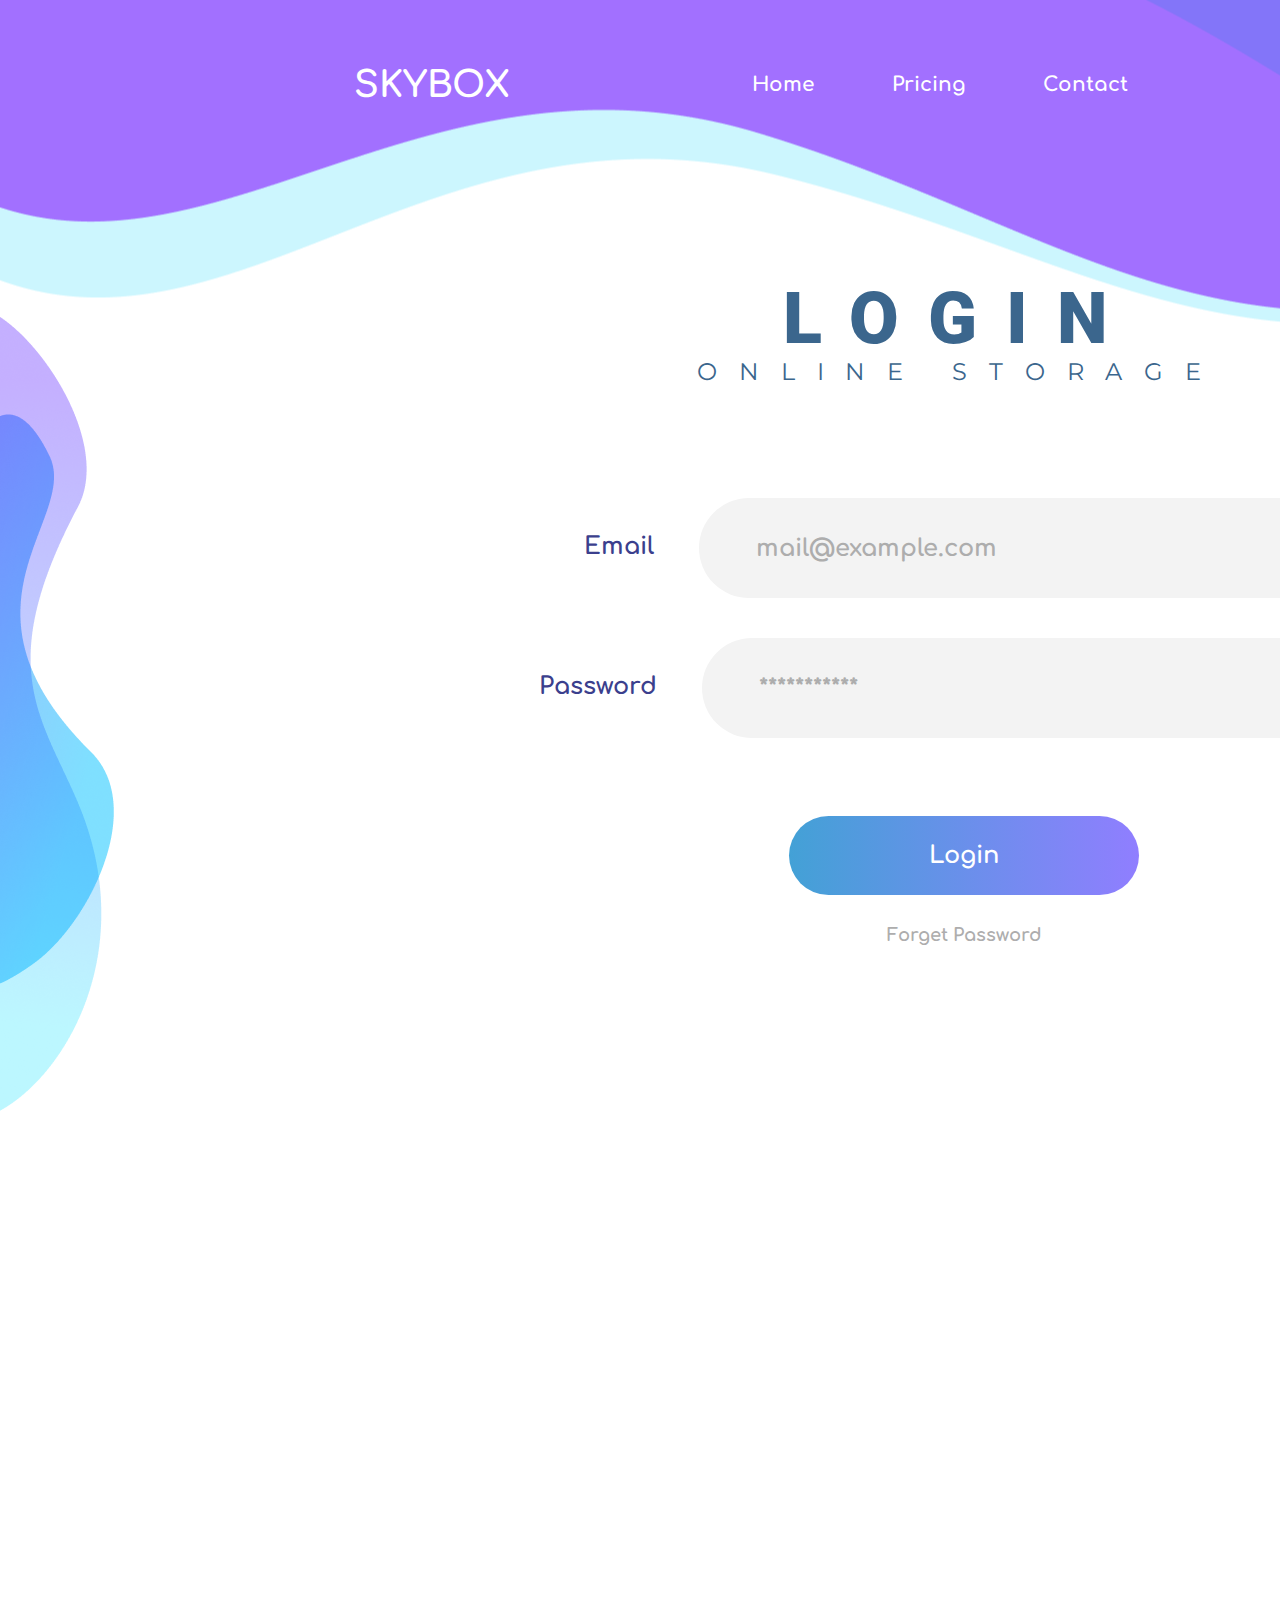
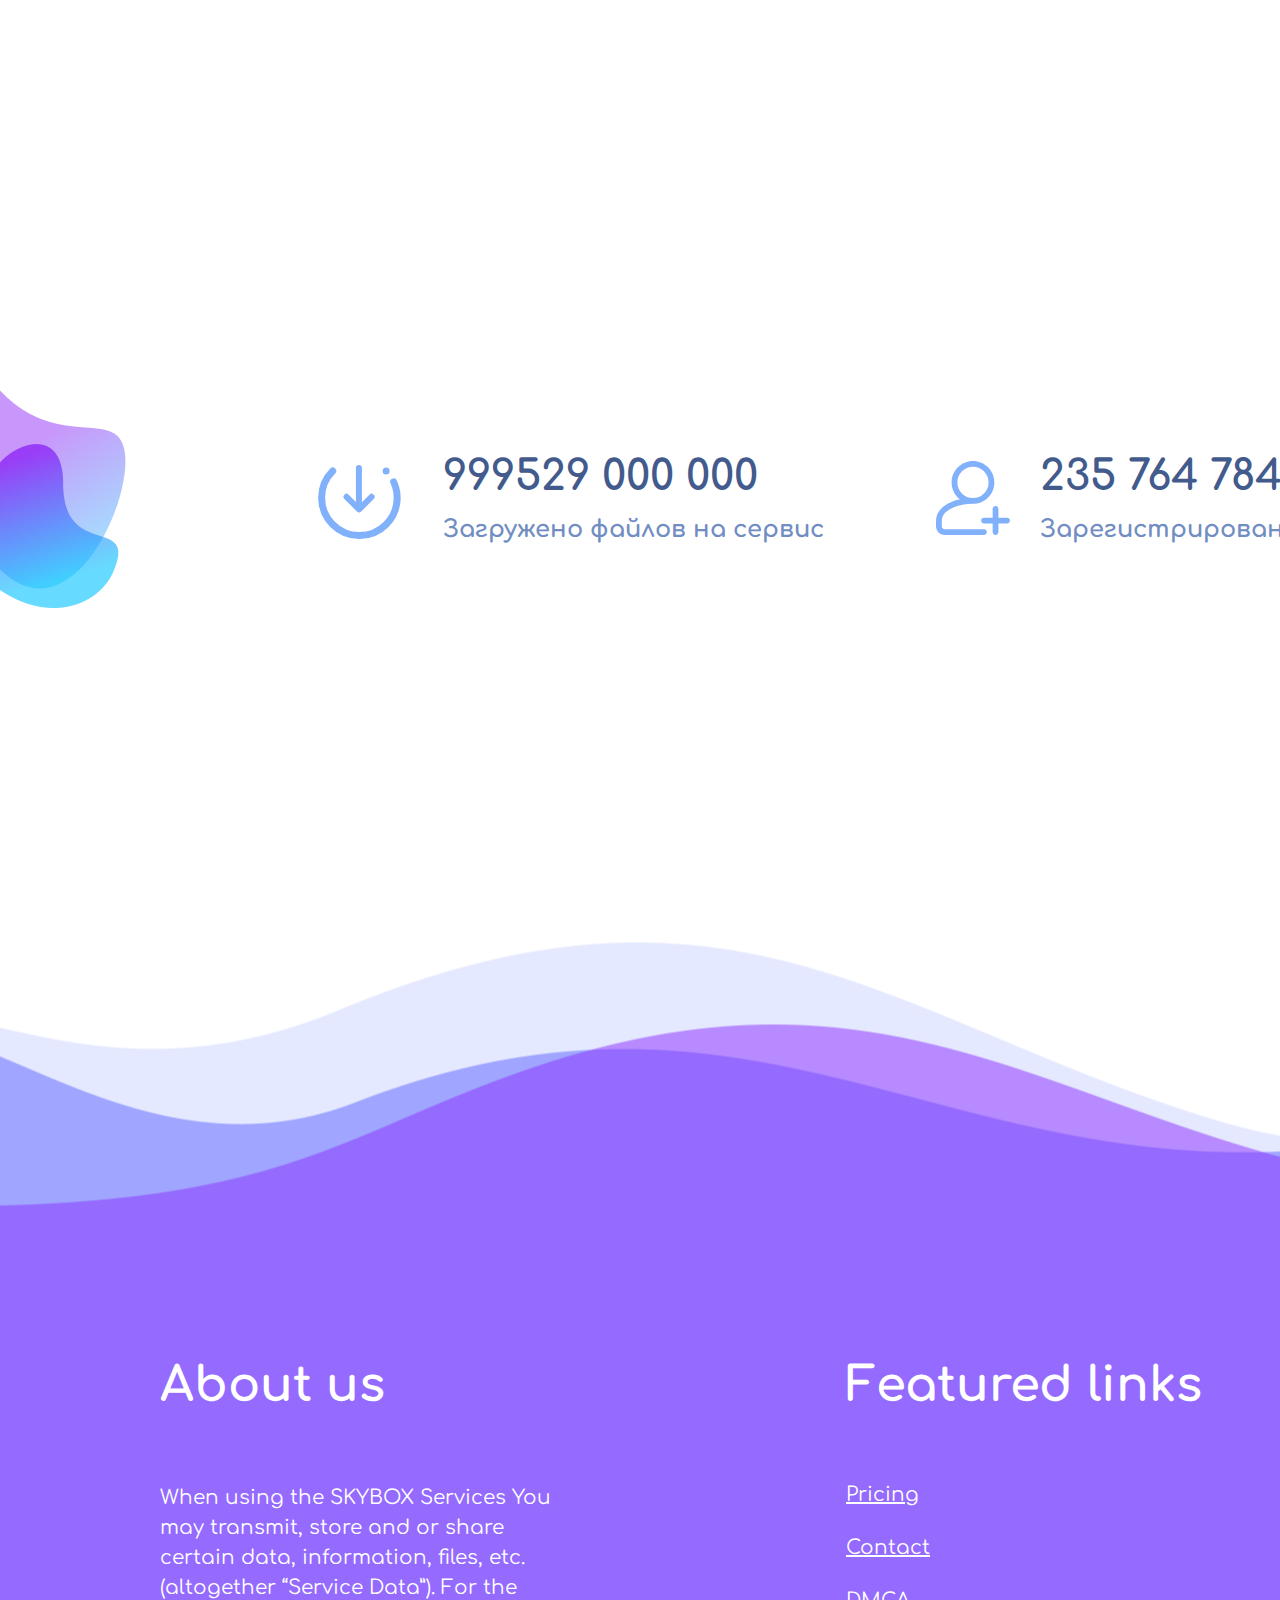
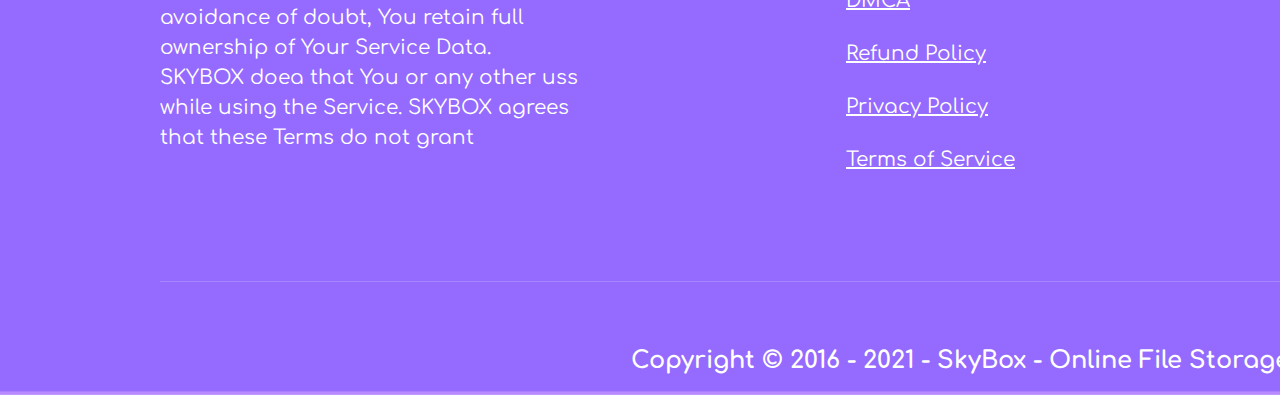
<file: login.html>
<!DOCTYPE html>
<html lang="ru">
<head>
    <meta charset="UTF-8">
    <meta http-equiv="X-UA-Compatible" content="IE=edge">
    <link rel="stylesheet" href="assets/css/style.min.css">
    <meta name="viewport" content="width=device-width, initial-scale=1.0">
    <title>Login</title>
</head>
<body>
    <header class="header2">
        <div class="container">
            <div class="header_wrapper">
                <!-- класс с лого -->
                <a href="#" class="logo">skybox</a>
                <!-- класс с меню -->
                    <nav class="nav">
                        <a href="index.html" class="header_nav">Home</a>
                        <a href="tariff.html" class="header_nav">Pricing</a>
                        <a href="contact.html" class="header_nav">Contact</a>
                    </nav>
                <!-- кнопки -->
                <div class="header_btns">
                    <a class="header_btn1" href="login.html">login</a>
                    <a href="register.html" class="header_btn2">sign up</a>
                </div>
            </div>
        </div>
    </header>

     <!-- вторая секция-->
    <!-- добавление фото, текста, заголовков, кнопок -->
    <section class="price">
        <div class="container">
            <div class="text__price">
                <h2 class="price__text">Login</h2>
                <p class="text_price">Online storage</p>
            </div>
            <!-- создание блока ввода данных -->
            <div class="input2">
                <div class="text_bl2">
                    <p class="text_email2">Email</p>
                    <input type="text" class="dropinput" placeholder="mail@example.com">
                </div>
                <div class="text_bl3">
                    <p class="text_pass">Password</p>
                    <input type="password" class="dropinput" placeholder="***********">
                </div>
                <button class="btn_sub2">Login</button>
                <a href="#" class="text_drop4">Forget Password</a>
            </div>
        </div>
    </section>
    <!-- четвертая секция -->
    <!-- добавление иконок, текста -->
    <section class="quan">
        <img src="assets/img/photos/bg3.png" alt="waves" class="quan_bg">
        <div class="container">
            <div class="quan_wrapper">
                <div class="quan_block">
                    <img src="assets/img/icons/download.svg" alt="icon" class="quan_icon">
                    <div class="quan_text">
                        <h2 class="quan_num">999529 000 000</h2>
                        <p class="quan_title">Загружено файлов на сервис</p>
                    </div>
                </div>
                <div class="quan_block">
                    <img src="assets/img/icons/user.svg" alt="icon" class="quan_icon">
                    <div class="quan_text">
                        <h2 class="quan_num">235 764 784</h2>
                        <p class="quan_title">Зарегистрировано пользователей</p>
                    </div>
                </div>
            </div>
        </div>
        <img src="assets/img/photos/bg4.png" alt="waves" class="quan_bg">
    </section>
    <!-- пятая секция -->
    <!-- добавление текста и ссылок -->
    <footer class="footer">
        <div class="footer_wrapper">
            <div class="footer_block">
                <h2 class="footer_title">About us</h2>
                <p class="footer_desk">
                    When using the SKYBOX Services You <br> may transmit, store and or share <br> certain data, information, files, etc. <br> (altogether “Service Data”). For the <br> avoidance of doubt, You retain full <br> ownership of Your Service Data. <br> SKYBOX doea that You or any other uss <br> while using the Service. SKYBOX agrees <br> that these Terms do not grant
                </p>
            </div>
            <div class="footer_block">
                <h2 class="footer_title">Featured links</h2>
                <div class="footer_link">
                    <a href="tariff.html" class="footer_a">Pricing</a>
                    <a href="contact.html" class="footer_a">Contact</a>
                    <a href="FAQ.html" class="footer_a">DMCA</a>
                    <a href="#" class="footer_a">Refund Policy</a>
                    <a href="#" class="footer_a">Privacy Policy</a>
                    <a href="#" class="footer_a">Terms of Service</a>
                </div>
            </div>
            <div class="footer_block">
                <h2 class="footer_title">Contact us</h2>
                <div class="footer_link">
                    <p class="footer_text">Our office:</p>
                    <a href="#" class="footer_a2">Digitalgoals LTD <br>Lapathou, 6, Strovolos 2027, <br>Lefkosia, Cyprus</a>
                    <p class="footer_num">Phone: <a href="#">+37 06 225 29 36 </a></p>
                    <p class="footer_mail">Email: <a href="#">mail@example.com</a></p>
                </div>
            </div>
        </div>
        <div class="footer_cop">
            Copyright © 2016 - 2021 - SkyBox - Online File Storage
        </div>
    </footer>
</body>
</html>
</file>
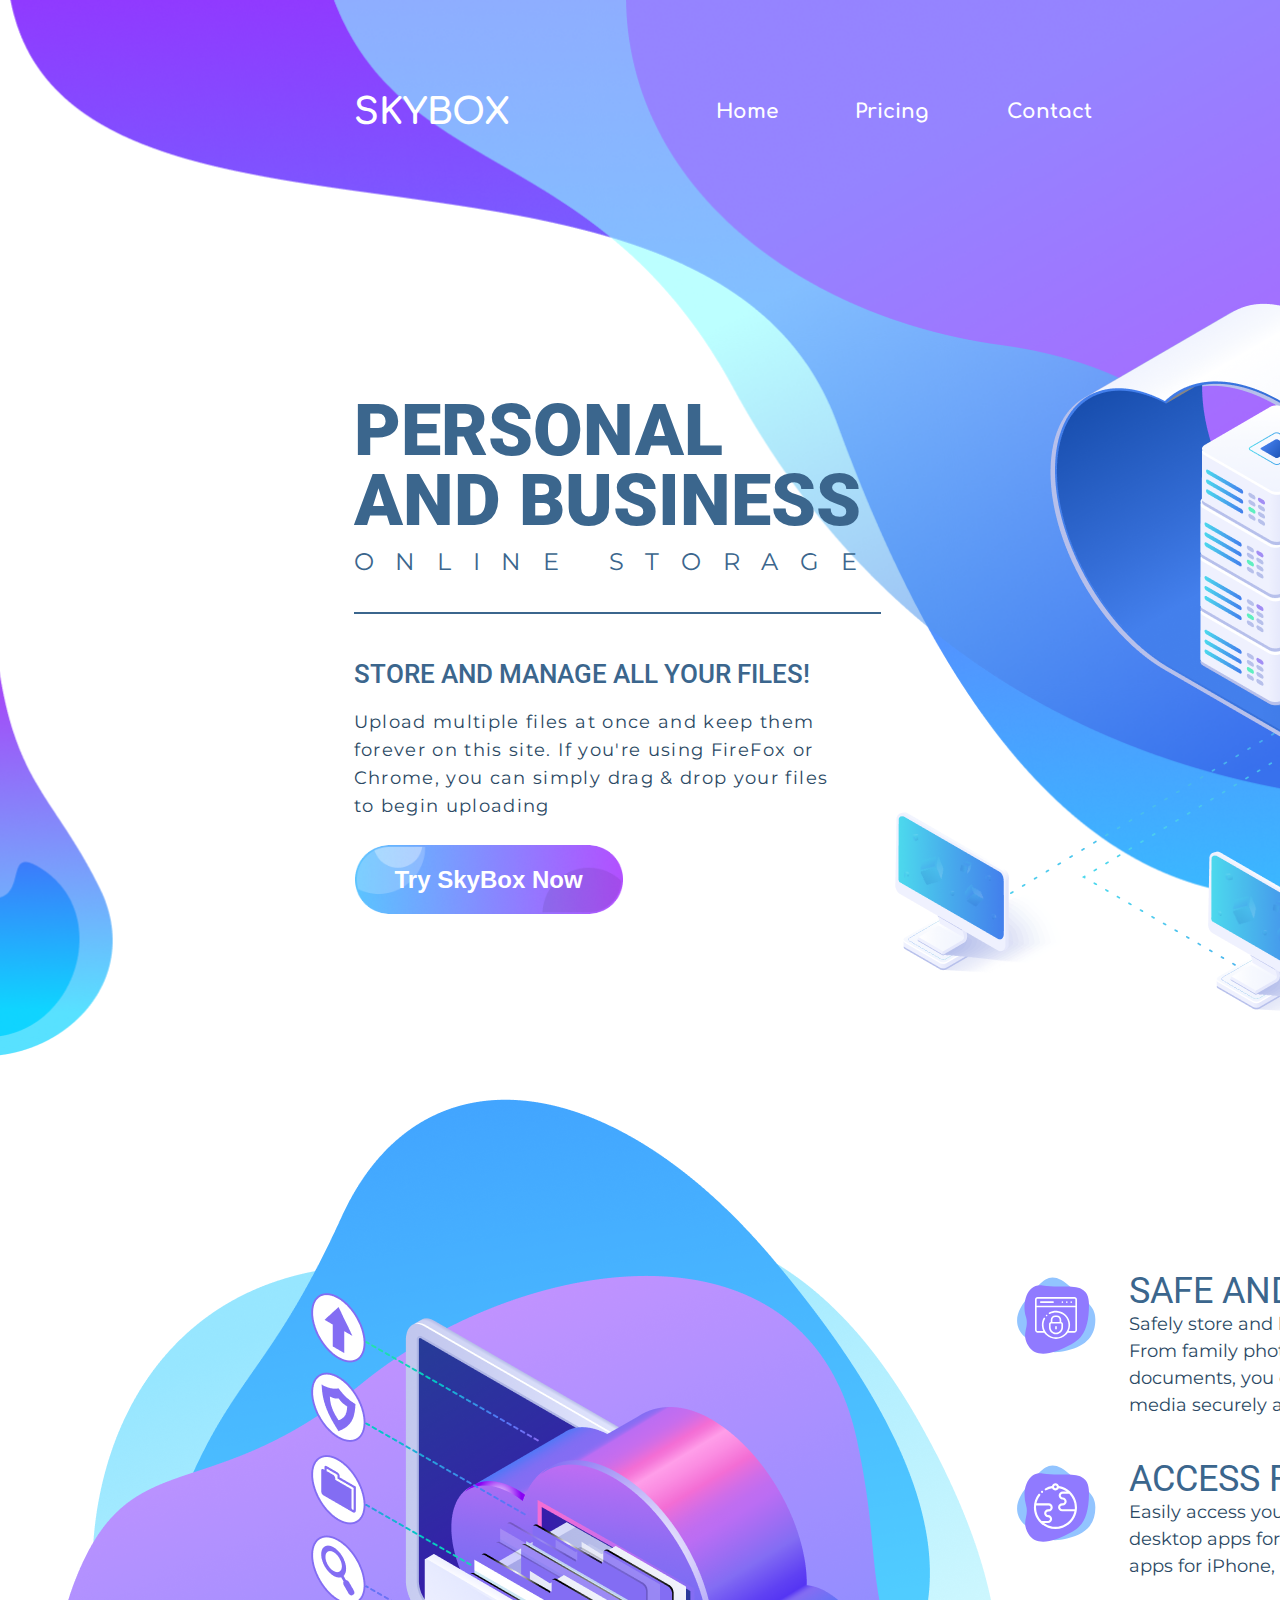
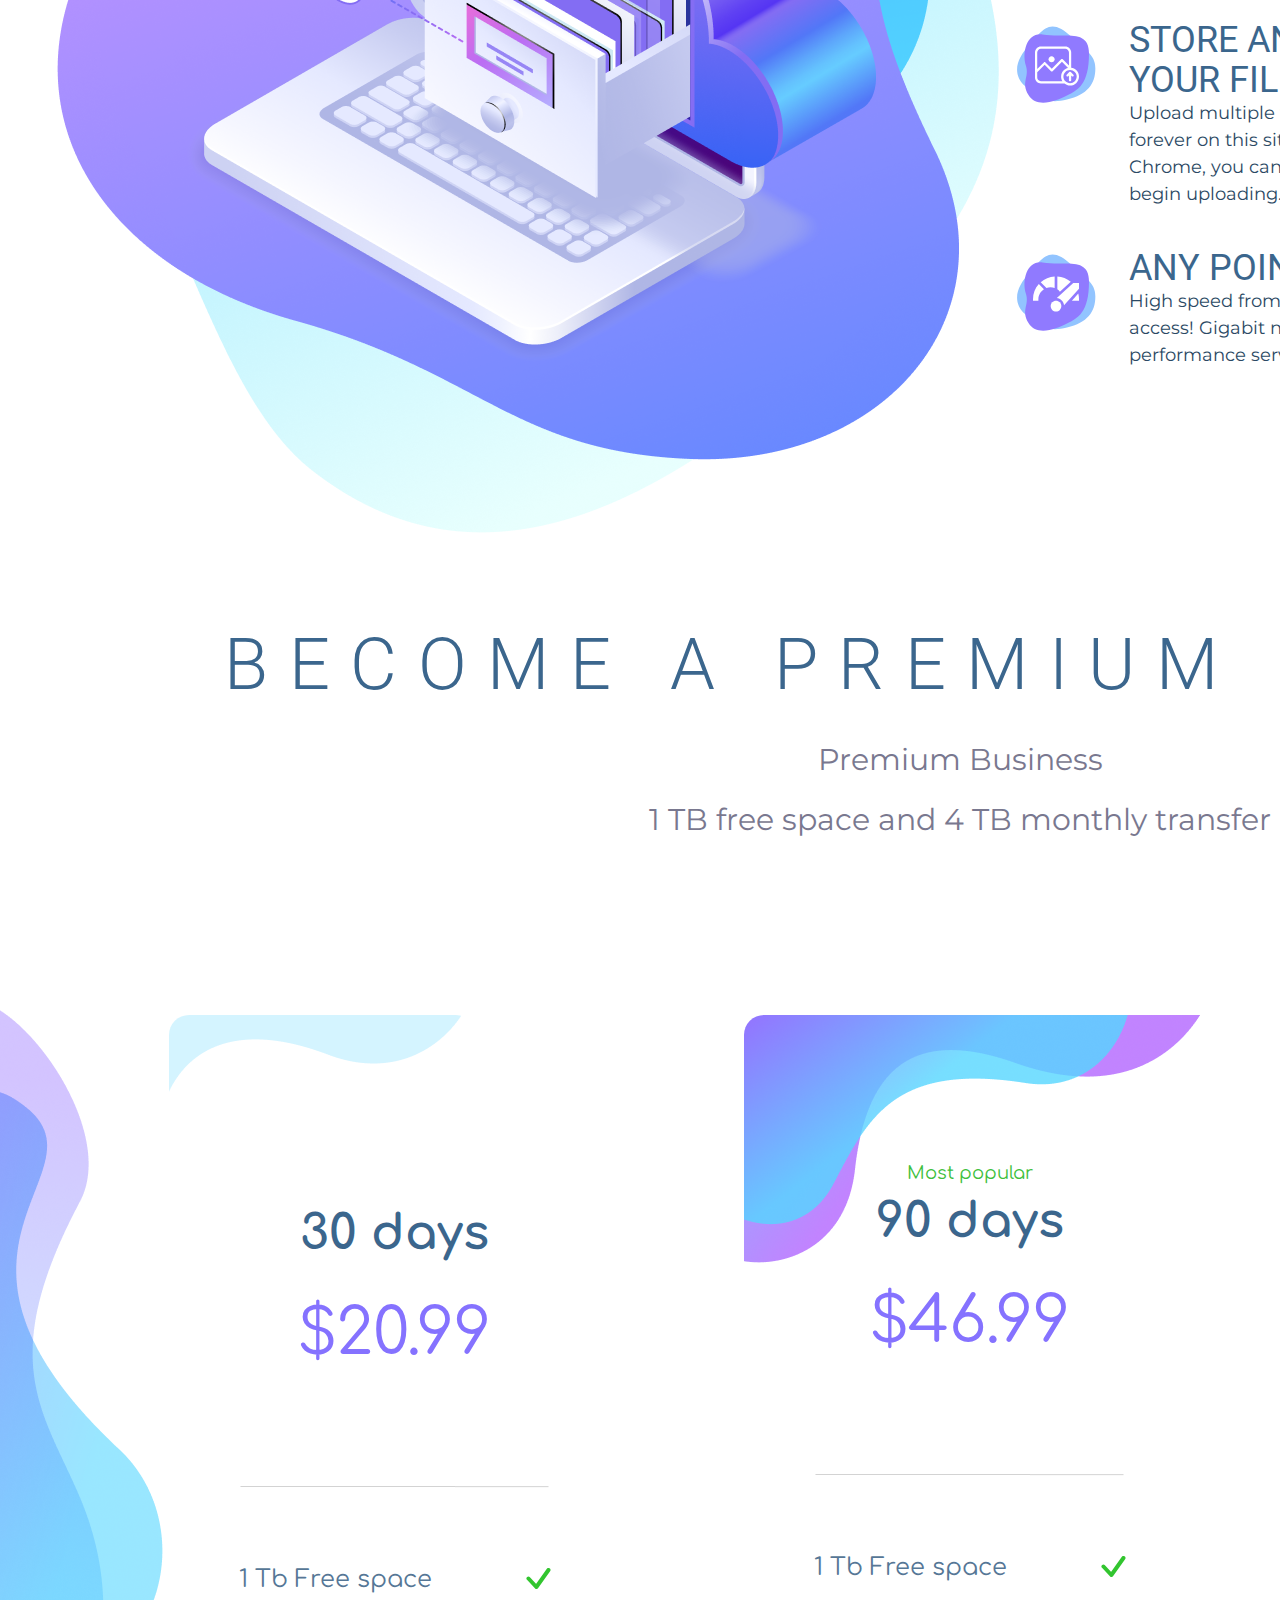
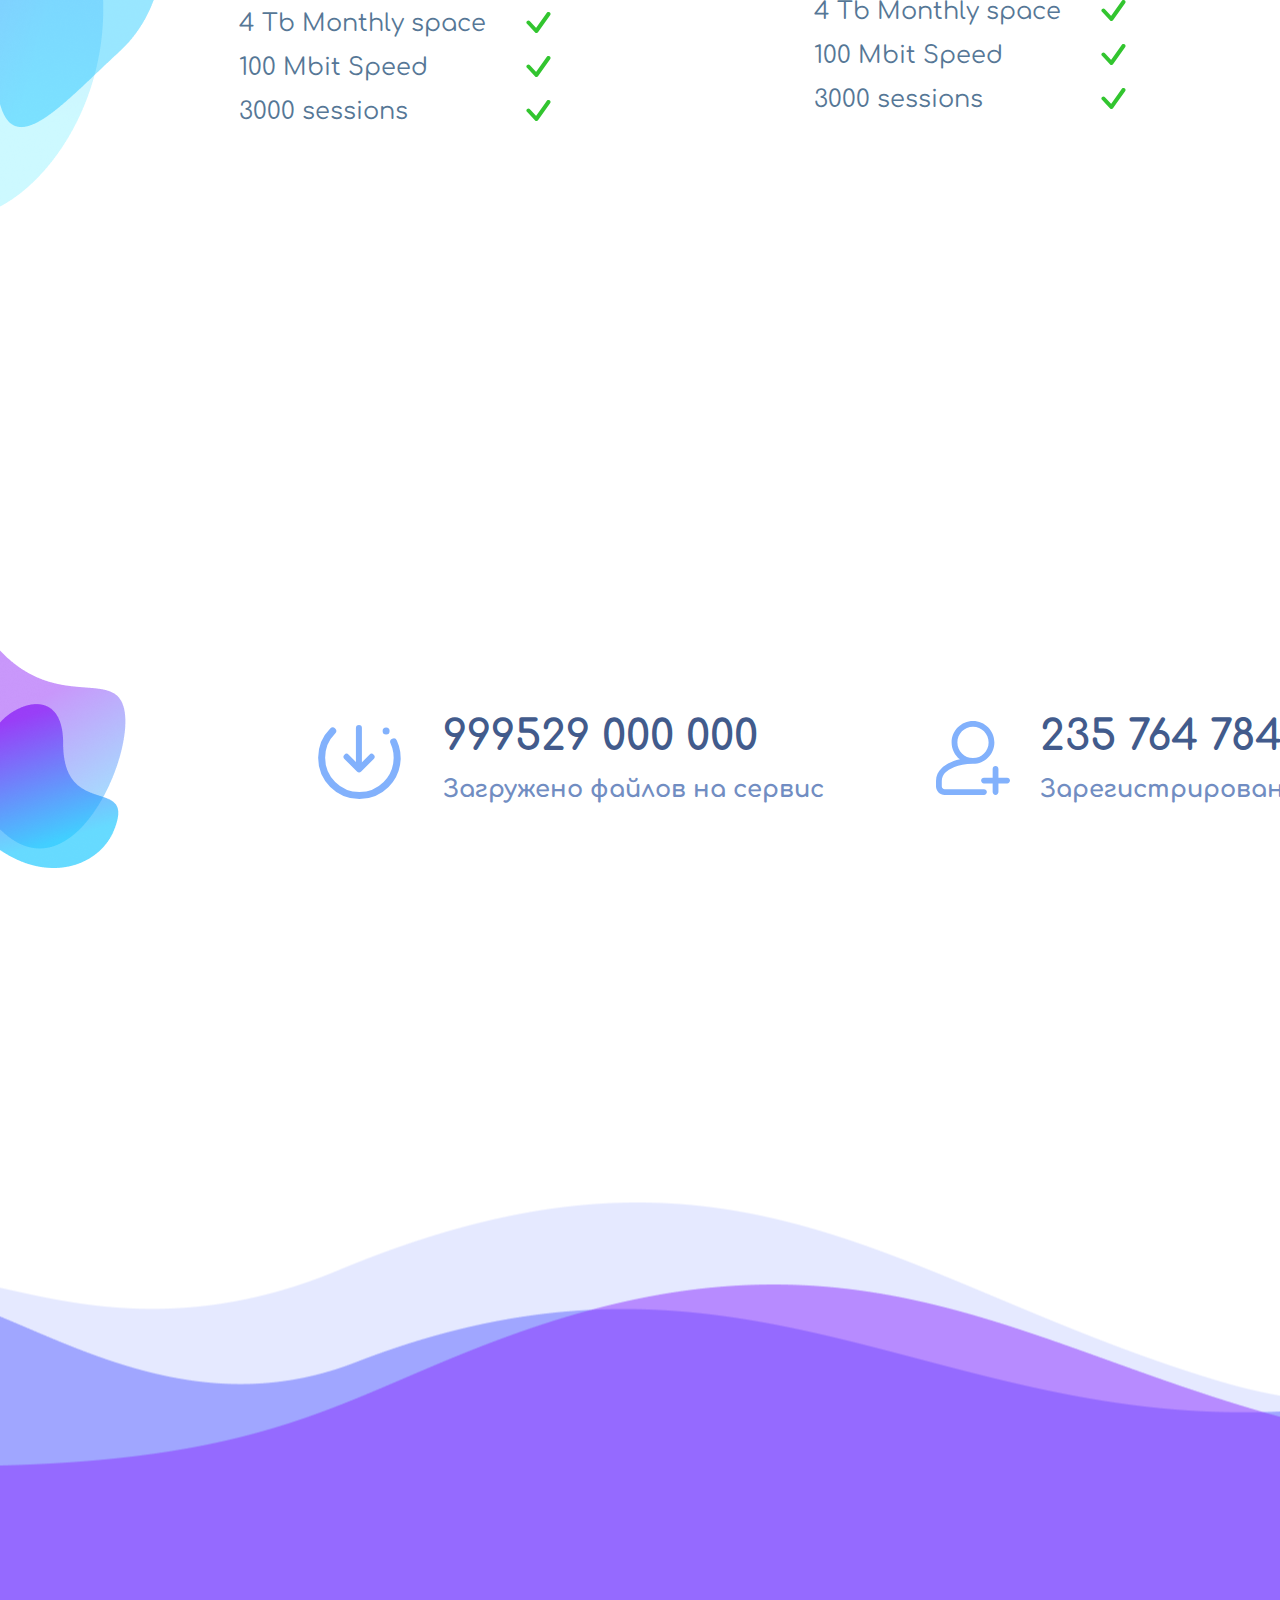
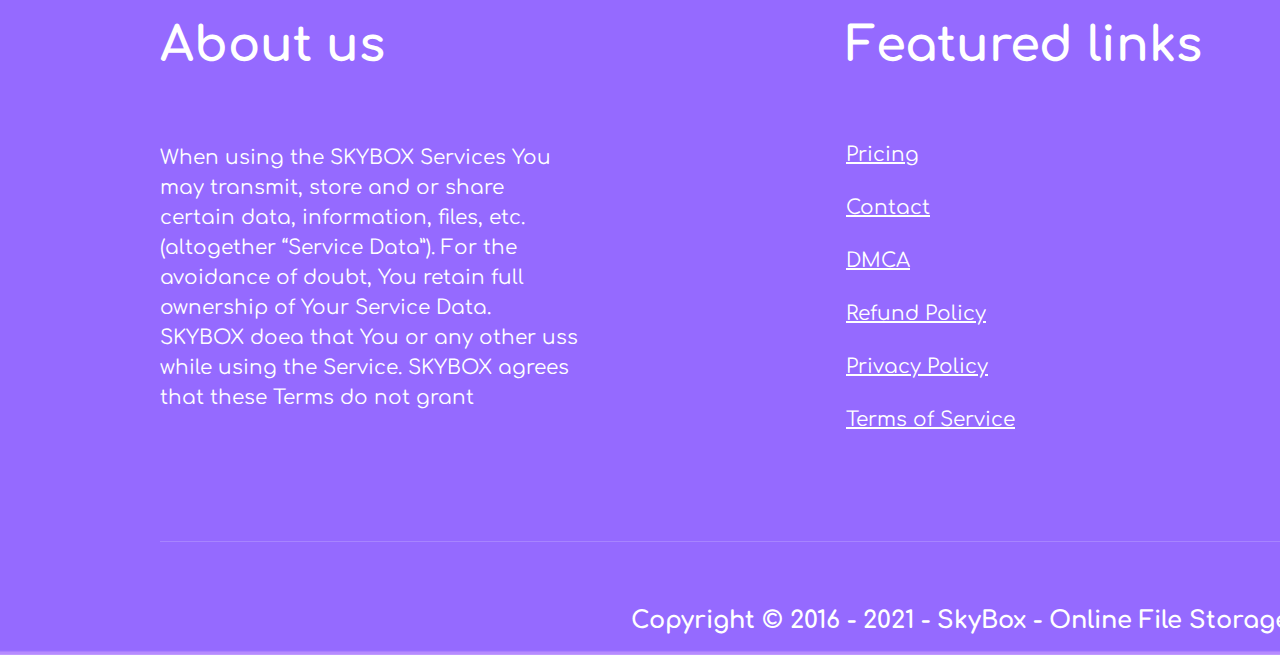
<file: main.html>
<!DOCTYPE html>
<html lang="ru">
<head>
    <meta charset="UTF-8">
    <meta http-equiv="X-UA-Compatible" content="IE=edge">
    <meta name="viewport" content="width=device-width, initial-scale=1.0">
    <link rel="stylesheet" href="assets/css/style.min.css">
    <title>Skybox</title>
</head>
<body>
    <!--intro-->
      <!-- главная секция -->
      <section class="main">
        <h2 class="main_tit">hh</h2>
        <div class="container">
            <!-- создание хедера, добавление логотипа и меню -->
            <header class="header">
                <div class="header_wrapper">
                    <a href="#" class="logo">skybox</a>
                    <nav class="nav">
                        <a href="main.html" class="header_nav">Home</a>
                        <a href="tariff.html" class="header_nav">Pricing</a>
                        <a href="contact.html" class="header_nav">Contact</a>
                    </nav>
                    <div class="header_btns">
                        <a href="login.html"><button class="header_btn1">login</button></a>
                        <a href="register.html"><button class="header_btn2">sign up</button></a>
                    </div>
                </div>
            </header>
            <!--добавление кнопки, текста, изображения-->
            <section class="section1">
                <div class="section1_content">
                    <h2 class="main_title">Personal <br>and Business</h2>
                    <h6 class="main_sibtitle">Online storage</h6>
                    <p class="main_title2">STORE AND MANAGE ALL YOUR Files!</p>
                    <p class="main_desk">
                        Upload multiple files at once and keep them <br> forever on this site. If you're using FireFox or <br> Chrome, you can simply drag & drop your files <br> to begin uploading
                    </p>
                    <a href="profile.html"><button class="main_btn">Try SkyBox Now</button></a>
                </div>
                <img src="assets/img/photos/Design.png" alt="photo" class="main_photo">
            </section>
        </div>
    </section>
    <!-- вторая секция -->
    <!-- добавление фото, иконок, текста -->
    <section class="qual">
        <div class="container">
            <div class="qual_wrapper">
                <img src="assets/img/photos/cloud.png" alt="photo" class="qual_photo">
                <div class="qual_blocks">
                    <div class="qual_block">
                        <img src="assets/img/icons/safe.svg" alt="icon">
                        <div class="qual_block_text">
                            <h2 class="qual_block_title">SAFE AND SECURE</h2>
                            <p class="qual_block_desk">
                                Safely store and backup all your essential files. <br> From family photos & videos to important <br> documents, you can rely on us to store all your <br> media securely and forever.
                            </p>
                        </div>
                    </div>
                    <div class="qual_block">
                        <img src="assets/img/icons/globe.svg" alt="icon">
                        <div class="qual_block_text">
                            <h2 class="qual_block_title">Access from anywhere</h2>
                            <p class="qual_block_desk">
                                Easily access your files from anywhere with <br> desktop apps for Windows and Mac, and mobile <br> apps for iPhone, iPad, Android, and the web.
                            </p>
                        </div>
                    </div>
                    <div class="qual_block">
                        <img src="assets/img/icons/store.svg" alt="icon">
                        <div class="qual_block_text">
                            <h2 class="qual_block_title">STORE AND MANAGE ALL YOUR FILES!</h2>
                            <p class="qual_block_desk">
                                Upload multiple files at once and keep them <br> forever on this site. If you're using FireFox or <br> Chrome, you can simply drag & drop your files to <br> begin uploading.
                            </p>
                        </div>
                    </div>
                    <div class="qual_block">
                        <img src="assets/img/icons/speed.svg" alt="icon">
                        <div class="qual_block_text">
                            <h2 class="qual_block_title">Any point of the globe</h2>
                            <p class="qual_block_desk">
                                High speed from any location with internet <br> access! Gigabit networking and high- <br> performance server!
                            </p>
                        </div>
                    </div>
                </div>
            </div>
        </div>
    </section>
    <!-- третья секция -->
    <!-- добавление фото, текста, заголовков, кнопок -->
    <section class="become">
        <img src="assets/img/photos/BG2.png" alt="waves" class="become_bg">
        <h2 class="become_title">Become a PREMIUM MEMBER</h2>
        <div class="container">
            <div class="become_wrapper">
                <p class="become_desk">
                    Premium Business <br>1 TB free space and 4 TB monthly transfer
                </p>
                <div class="become_cards">
                    <div class="become_card">
                        <img src="assets/img/photos/card1.png" alt="waves" class="become_card_bg">
                        <div class="become_card_content">
                            <div class="price_content">
                                <h3 class="become_card_title">30 days</h3>
                                <h2 class="become_card_price">$20.99</h2>  
                                <img src="assets/img/icons/line.png" alt="line" class="line">
                                <div class="become_card_desks">
                                    <div class="become_card_desk">
                                        <p class="card_desk">1 Tb Free space</p>
                                        <p class="card_desk">4 Tb Monthly space</p>
                                        <p class="card_desk">100 Mbit Speed</p>
                                        <p class="card_desk">3000 sessions</p>
                                    </div>
                                    <div class="become_card_checks">
                                        <img src="assets/img/icons/check.svg" alt="check" class="check">
                                        <img src="assets/img/icons/check.svg" alt="check" class="check">
                                        <img src="assets/img/icons/check.svg" alt="check" class="check">
                                        <img src="assets/img/icons/check.svg" alt="check" class="check">
                                    </div>
                                </div>
                                <div class="become_card_unvis">
                                    <a href="register.html"><button class="become_card_btn">Sing Up</button></a>
                                    <p class="become_card_cop">14-day money back guarantee</p>
                                </div>
                            </div>
                        </div>
                    </div>
                    <div class="become_card">
                        <img src="assets/img/photos/card2.png" alt="waves" class="become_card_bg">
                        <div class="become_card_content2">
                            <div class="price_content">
                                <p class="price_real">Most popular</p>
                                <h3 class="become_card_title">90 days</h3>
                                <h2 class="become_card_price">$46.99</h2>  
                                <img src="assets/img/icons/line.png" alt="line" class="line">
                                <div class="become_card_desks">
                                    <div class="become_card_desk">
                                        <p class="card_desk">1 Tb Free space</p>
                                        <p class="card_desk">4 Tb Monthly space</p>
                                        <p class="card_desk">100 Mbit Speed</p>
                                        <p class="card_desk">3000 sessions</p>
                                    </div>
                                    <div class="become_card_checks">
                                        <img src="assets/img/icons/check.svg" alt="check" class="check">
                                        <img src="assets/img/icons/check.svg" alt="check" class="check">
                                        <img src="assets/img/icons/check.svg" alt="check" class="check">
                                        <img src="assets/img/icons/check.svg" alt="check" class="check">
                                    </div>
                                </div>
                                <div class="become_card_unvis">
                                    <a href="register.html"><button class="become_card_btn">Sing Up</button></a>
                                    <p class="become_card_cop">14-day money back guarantee</p>
                                </div>
                            </div>
                        </div>
                    </div>
                    <div class="become_card">
                        <img src="assets/img/photos/card3.png" alt="waves" class="become_card_bg">
                        <div class="become_card_content3">
                            <div class="price_content">
                                <h3 class="become_card_title">365 days</h3>
                                <h2 class="become_card_price">$127.99</h2>  
                                <img src="assets/img/icons/line.png" alt="line" class="line">
                                <div class="become_card_desks">
                                    <div class="become_card_desk">
                                        <p class="card_desk">1 Tb Free space</p>
                                        <p class="card_desk">4 Tb Monthly space</p>
                                        <p class="card_desk">100 Mbit Speed</p>
                                        <p class="card_desk">3000 sessions</p>
                                    </div>
                                    <div class="become_card_checks">
                                        <img src="assets/img/icons/check.svg" alt="check" class="check">
                                        <img src="assets/img/icons/check.svg" alt="check" class="check">
                                        <img src="assets/img/icons/check.svg" alt="check" class="check">
                                        <img src="assets/img/icons/check.svg" alt="check" class="check">
                                    </div>
                                </div>
                                <div class="become_card_unvis">
                                    <a href="register.html"><button class="become_card_btn">Sing Up</button></a>
                                    <p class="become_card_cop">14-day money back guarantee</p>
                                </div>
                            </div>
                        </div>
                    </div>
                </div>
            </div>
        </div>
    </section>
    <!-- четвертая секция -->
    <!-- добавление иконок, текста -->
    <section class="quan">
        <img src="assets/img/photos/bg3.png" alt="waves" class="quan_bg">
        <div class="container">
            <div class="quan_wrapper">
                <div class="quan_block">
                    <img src="assets/img/icons/download.svg" alt="icon" class="quan_icon">
                    <div class="quan_text">
                        <h2 class="quan_num">999529 000 000</h2>
                        <p class="quan_title">Загружено файлов на сервис</p>
                    </div>
                </div>
                <div class="quan_block">
                    <img src="assets/img/icons/user.svg" alt="icon" class="quan_icon">
                    <div class="quan_text">
                        <h2 class="quan_num">235 764 784</h2>
                        <p class="quan_title">Зарегистрировано пользователей</p>
                    </div>
                </div>
            </div>
        </div>
        <img src="assets/img/photos/bg4.png" alt="waves" class="quan_bg">
    </section>
    <!-- пятая секция -->
    <!-- добавление текста и ссылок -->
    <footer class="footer">
        <div class="footer_wrapper">
            <div class="footer_block">
                <h2 class="footer_title">About us</h2>
                <p class="footer_desk">
                    When using the SKYBOX Services You <br> may transmit, store and or share <br> certain data, information, files, etc. <br> (altogether “Service Data”). For the <br> avoidance of doubt, You retain full <br> ownership of Your Service Data. <br> SKYBOX doea that You or any other uss <br> while using the Service. SKYBOX agrees <br> that these Terms do not grant
                </p>
            </div>
            <div class="footer_block">
                <h2 class="footer_title">Featured links</h2>
                <div class="footer_link">
                    <a href="tariff.html" class="footer_a">Pricing</a>
                    <a href="contact.html" class="footer_a">Contact</a>
                    <a href="FAQ.html" class="footer_a">DMCA</a>
                    <a href="#" class="footer_a">Refund Policy</a>
                    <a href="#" class="footer_a">Privacy Policy</a>
                    <a href="#" class="footer_a">Terms of Service</a>
                </div>
            </div>
            <div class="footer_block">
                <h2 class="footer_title">Contact us</h2>
                <div class="footer_link">
                    <p class="footer_text">Our office:</p>
                    <a href="#" class="footer_a2">Digitalgoals LTD <br>Lapathou, 6, Strovolos 2027, <br>Lefkosia, Cyprus</a>
                    <p class="footer_num">Phone: <a href="#">+37 06 225 29 36 </a></p>
                    <p class="footer_mail">Email: <a href="#">mail@example.com</a></p>
                </div>
            </div>
        </div>
        <div class="footer_cop">
            Copyright © 2016 - 2021 - SkyBox - Online File Storage
        </div>
    </footer>
</body>
</html>
</file>
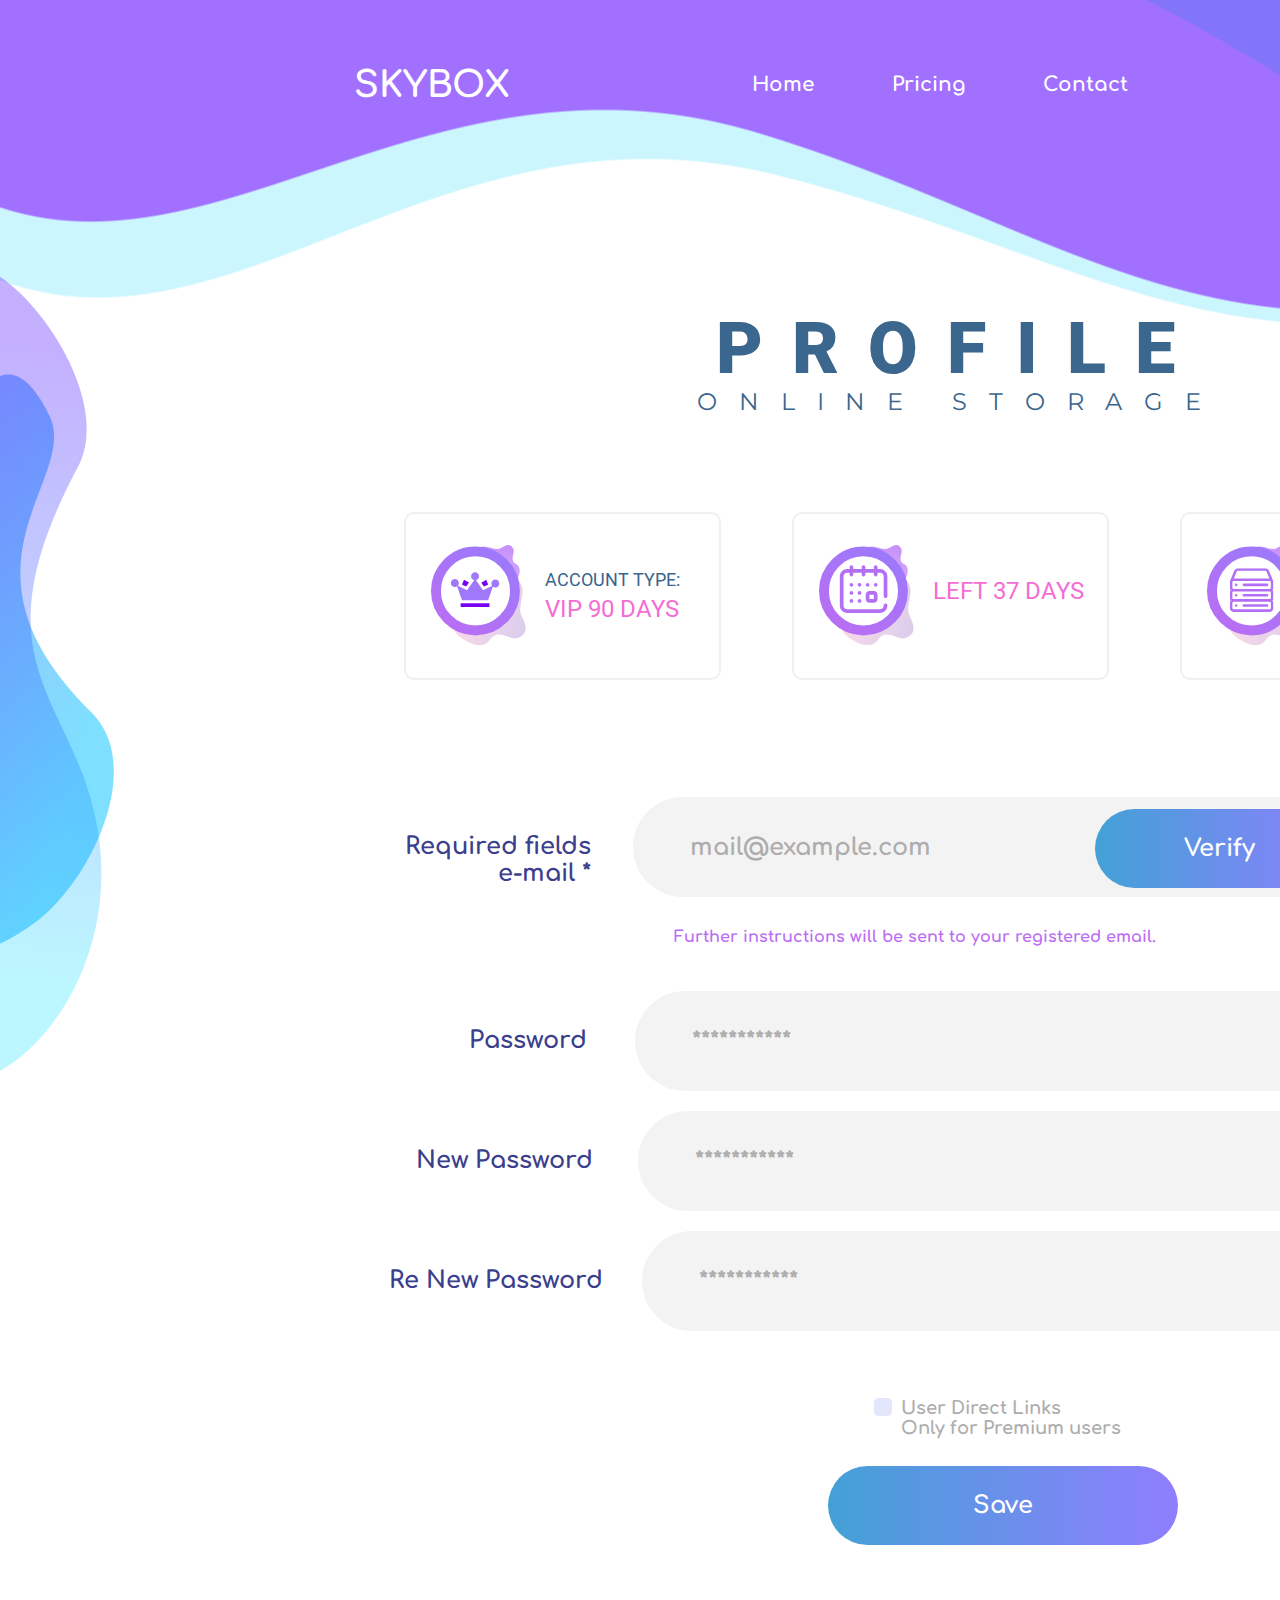
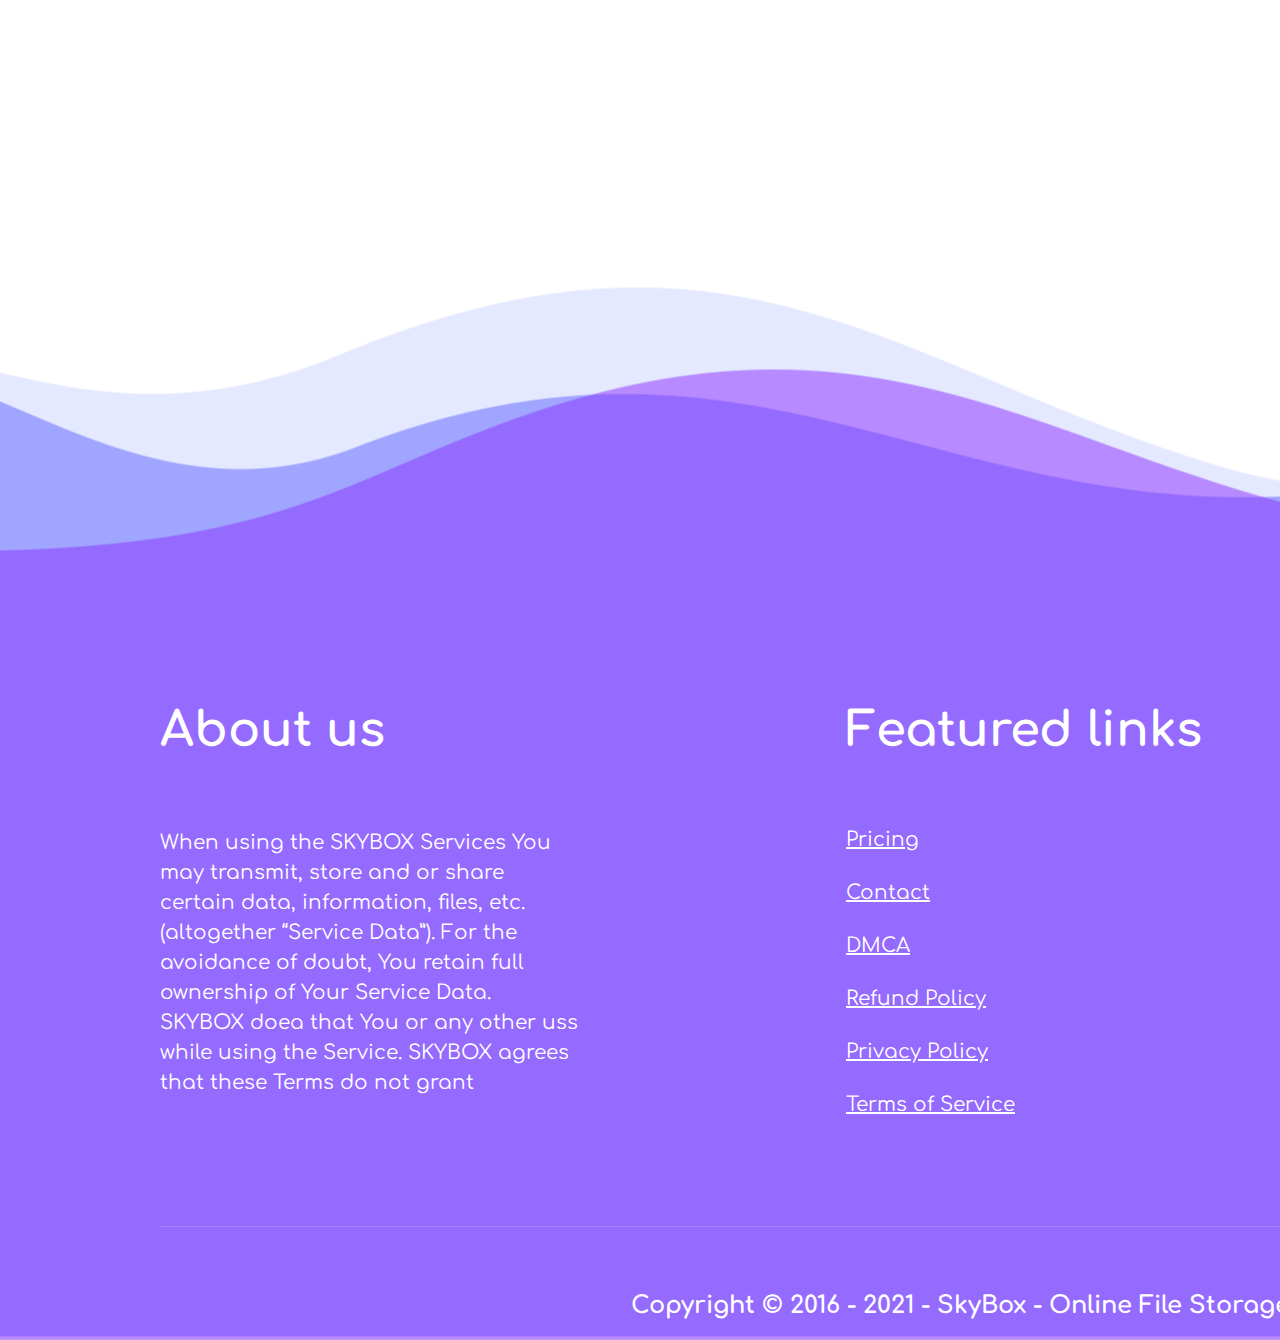
<file: profile.html>
<!DOCTYPE html>
<html lang="ru">
<head>
    <meta charset="UTF-8">
    <meta http-equiv="X-UA-Compatible" content="IE=edge">
    <link rel="stylesheet" href="assets/css/style.min.css">
    <meta name="viewport" content="width=device-width, initial-scale=1.0">
    <title>Profile</title>
</head>
<body>
    <header class="header2">
        <div class="container">
            <div class="header_wrapper">
                <!-- класс с лого -->
                <a href="#" class="logo">skybox</a>
                <!-- класс с меню -->
                <nav class="nav">
                    <a href="index.html" class="header_nav">Home</a>
                    <a href="tariff.html" class="header_nav">Pricing</a>
                    <a href="contact.html" class="header_nav">Contact</a>
                </nav>
                <!-- кнопки -->
                <div class="header_btns">
                    <a class="header_btn1" href="login.html">login</a>
                    <a href="register.html" class="header_btn2">sign up</a>
                </div>
            </div>
        </div>
    </header>
    <!-- PROFILE -->
    <section class="profile">
        <div class="container">
            <div class="wrapper__profile">
                <div class="text__center">
                    <h3 class="text__profile">profile</h3>
                    <p class="profile__text">Online storage</p>
                </div>
                <div class="blocki__profile">
                    <div class="block__profile">
                        <img src="assets/img/icons/crown.svg" alt="crown" class="foto__block">
                        <div class="text__block">
                            <p class="text__crown">Account type:</p>
                            <p class="crown__text">VIP 90 days</p>
                        </div>
                    </div>
                    <div class="block__profile1">
                        <img src="assets/img/icons/calendar.svg" alt="crown" class="foto__block">
                            <div class="text__block1">
                                <p class="crown__text">left 37 days</p>
                            </div>
                        </div>
                        <div class="block__profile1">
                            <img src="assets/img/icons/storage.svg" alt="crown" class="foto__block">
                            <div class="text__block">
                                <p class="text__crown">File stored total:</p>
                                <p class="crown__text">1 239 345 gb</p>
                            </div>
                        </div>
                    </div>
                    <div class="poisk">
                        <p class="text__poisk">Required fields <br/> e-mail *</p>
                        <input type="text" placeholder="mail@example.com" class="input__poisk">
                        <button class="btn__poisk">Verify</button>
                    </div>
                    <p class="text__profile__poisk">Further instructions will be sent to your registered email.</p>
                    <div class="password__input">
                    <p class="text__password">Password</p>
                    <input type="password" placeholder="***********" class="input__password">
                </div>
                <div class="password__input1">
                    <p class="text__password1">New Password</p>
                    <input type="password" placeholder="***********" class="input__password">
                </div>
                <div class="password__input2">
                    <p class="text__password2">Re New Password</p>
                    <input type="password" placeholder="***********" class="input__password">
                </div>
                <div class="checkbox1">
                    <input type="checkbox" class="custom-checkbox1" id="happy" name="happy" value="yes">
                    <label for="happy">User Direct Links <br/> Only for Premium users</label>
                </div>
                <button class="btn__password">Save</button>
            </div>
        </div>
    </section> 
    <!-- пятая секция -->
    <!-- добавление текста и ссылок -->
    <footer class="footer">
        <div class="footer_wrapper">
            <div class="footer_block">
                <h2 class="footer_title">About us</h2>
                <p class="footer_desk">
                    When using the SKYBOX Services You <br> may transmit, store and or share <br> certain data, information, files, etc. <br> (altogether “Service Data”). For the <br> avoidance of doubt, You retain full <br> ownership of Your Service Data. <br> SKYBOX doea that You or any other uss <br> while using the Service. SKYBOX agrees <br> that these Terms do not grant
                </p>
            </div>
            <div class="footer_block">
                <h2 class="footer_title">Featured links</h2>
                <div class="footer_link">
                    <a href="tariff.html" class="footer_a">Pricing</a>
                    <a href="contact.html" class="footer_a">Contact</a>
                    <a href="FAQ.html" class="footer_a">DMCA</a>
                    <a href="#" class="footer_a">Refund Policy</a>
                    <a href="#" class="footer_a">Privacy Policy</a>
                    <a href="#" class="footer_a">Terms of Service</a>
                </div>
            </div>
            <div class="footer_block">
                <h2 class="footer_title">Contact us</h2>
                <div class="footer_link">
                    <p class="footer_text">Our office:</p>
                    <a href="#" class="footer_a2">Digitalgoals LTD <br>Lapathou, 6, Strovolos 2027, <br>Lefkosia, Cyprus</a>
                    <p class="footer_num">Phone: <a href="#">+37 06 225 29 36 </a></p>
                    <p class="footer_mail">Email: <a href="#">mail@example.com</a></p>
                </div>
            </div>
        </div>
        <div class="footer_cop">
            Copyright © 2016 - 2021 - SkyBox - Online File Storage
        </div>
    </footer>
</body>
</html>
</file>
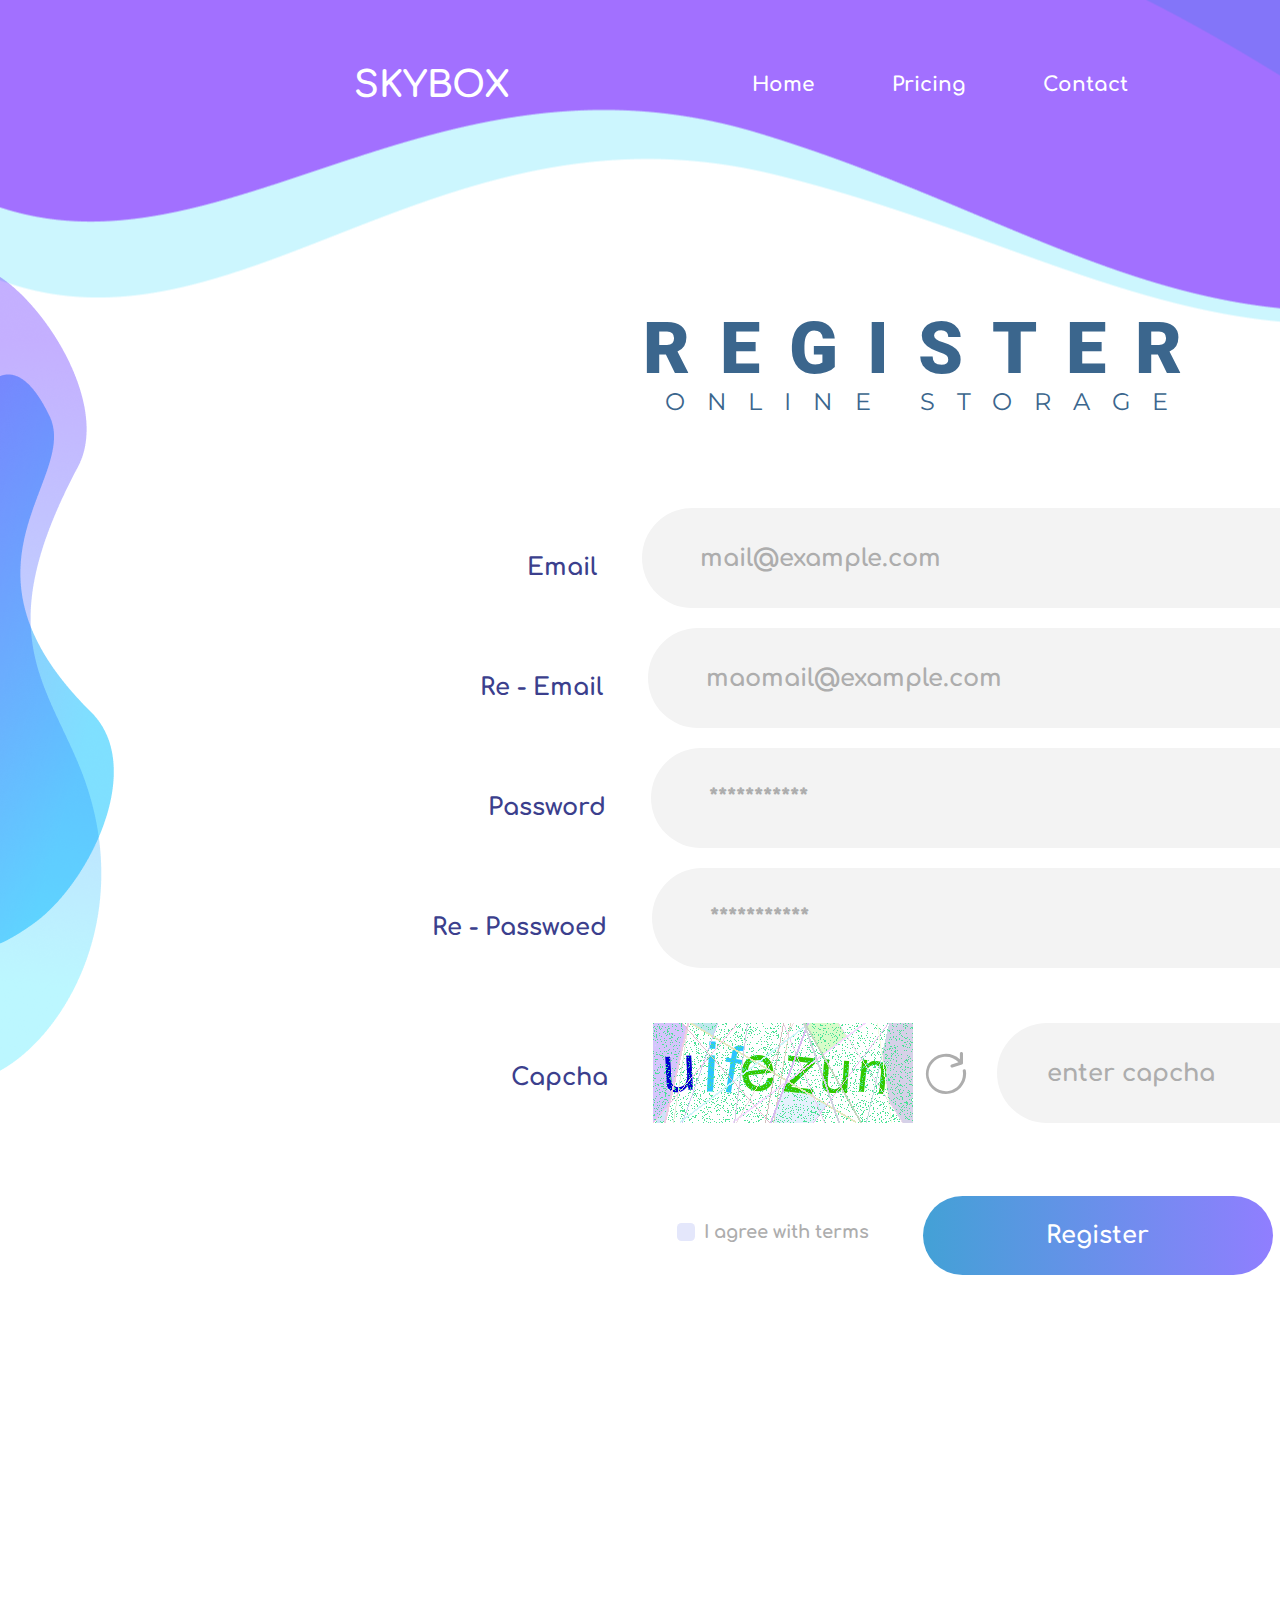
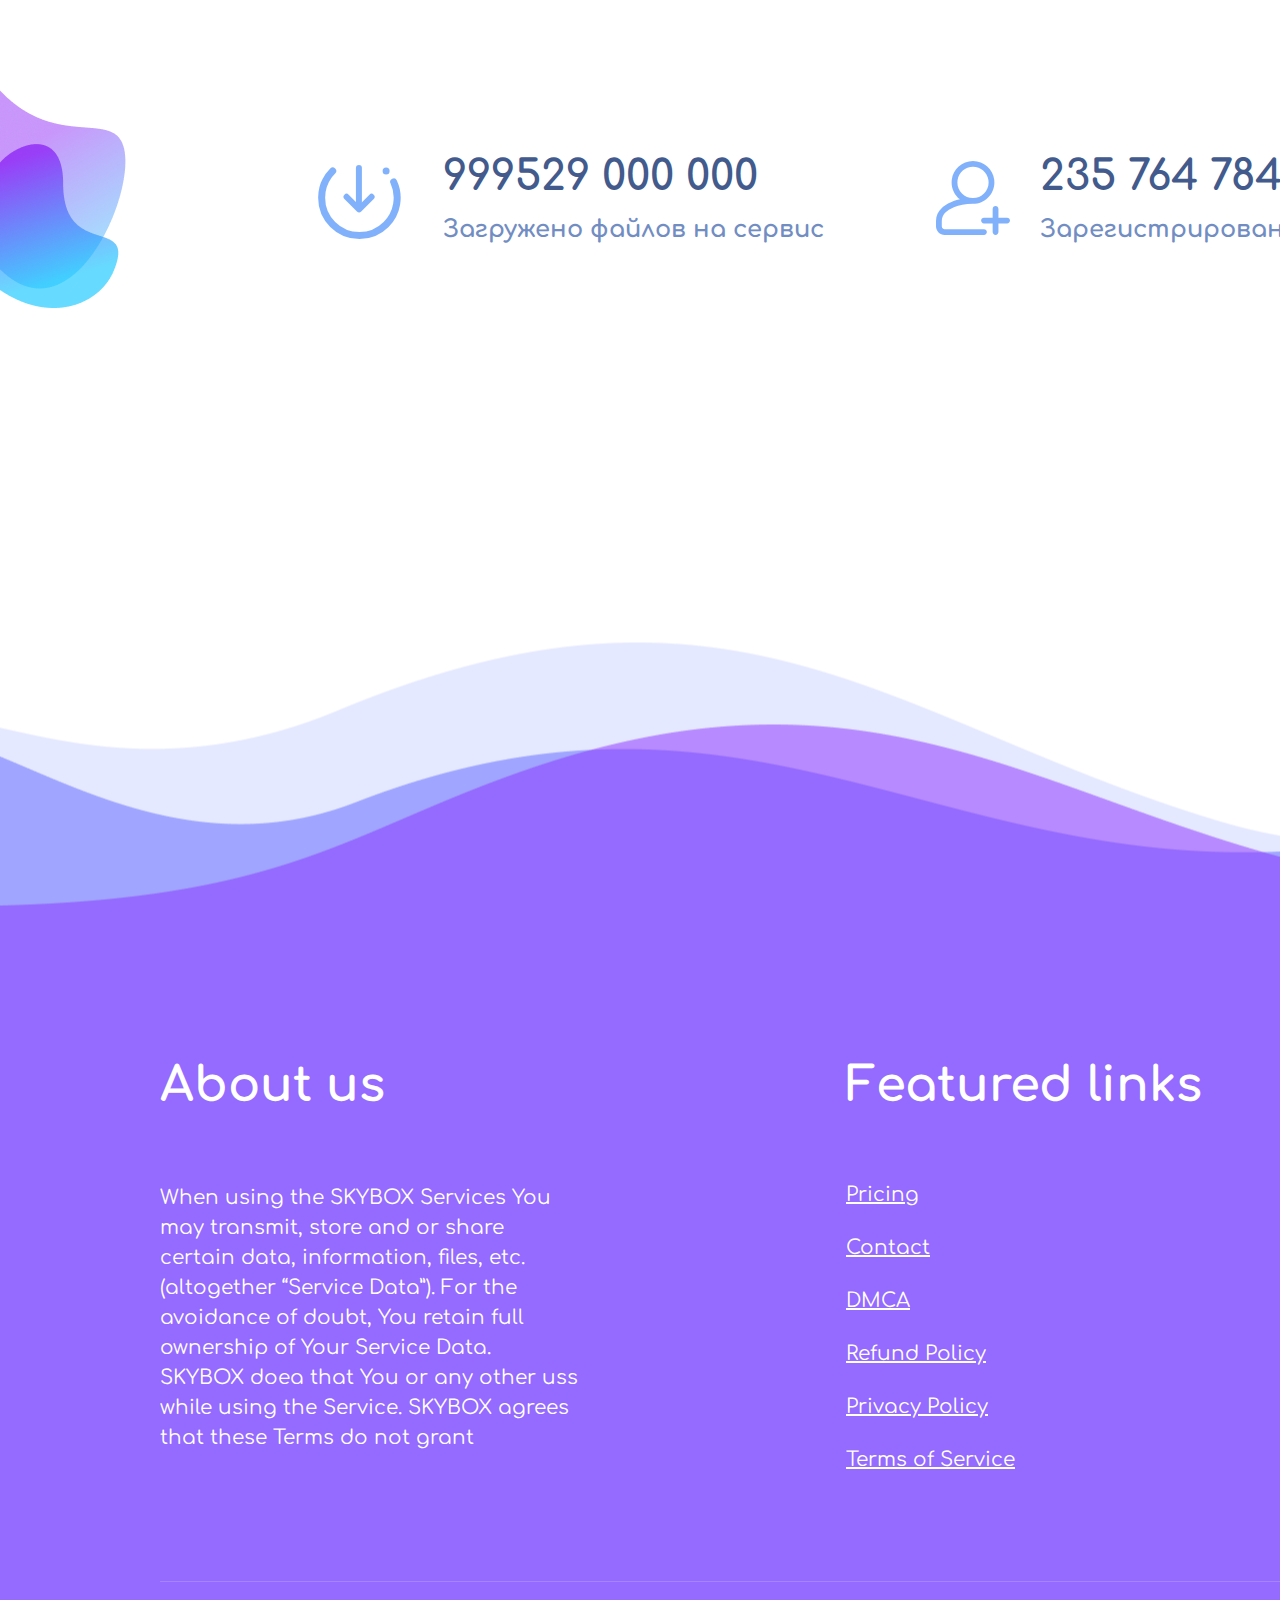
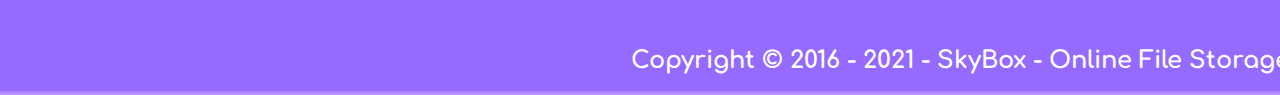
<file: register.html>
<!DOCTYPE html>
<html lang="ru">
<head>
    <meta charset="UTF-8">
    <meta http-equiv="X-UA-Compatible" content="IE=edge">
    <link rel="stylesheet" href="assets/css/style.min.css">
    <meta name="viewport" content="width=device-width, initial-scale=1.0">
    <title>Register</title>
</head>
<body>
    <header class="header2">
        <div class="container">
            <div class="header_wrapper">
                <a href="#" class="logo">skybox</a>
                <nav class="nav">
                    <a href="index.html" class="header_nav">Home</a>
                    <a href="tariff.html" class="header_nav">Pricing</a>
                    <a href="contact.html" class="header_nav">Contact</a>
                </nav>
            <div class="header_btns">
                <a class="header_btn1" href="login.html">login</a>
                <a href="register.html" class="header_btn2">sign up</a>
            </div>
            </div>
        </div>
    </header>
        <!--Registor-->
    <section class="registor">
        <div class="container">
            <div class="wrapper__registor">
                <div class="text__center">
                    <h3 class="text__registor">Register</h3>
                    <p class="registor__text">Online storage</p>
                </div>
                <div class="inputs">
                    <div class="text_input1">
                        <p class="text__email__input">Email</p>
                        <input type="text" class="input1" placeholder="mail@example.com">
                    </div>
                    <div class="text_input2">
                        <p class="text__email__input">Re - Email</p>
                        <input type="text" class="input1" placeholder="maomail@example.com">
                    </div>
                    <div class="text_input3">
                        <p class="text__email__input">Password</p>
                        <input type="password" class="input1" placeholder="***********">
                    </div>
                    <div class="text_input4">
                        <p class="text__email__input">Re - Passwoed</p>
                        <input type="password" class="input1" placeholder="***********">
                    </div>
                </div>
                <div class="capcha">
                    <p class="text__capcha">Capcha</p>
                    <img src="assets/img/photos/uifezun.png" alt="image" class="password">
                    <img src="assets/img/icons/refresh.svg" alt="refresh" class="refrech">
                    <input type="text" class="capcha__input" placeholder="enter capcha">
                </div>
                <div class="btn__checkbox">
                    <div class="checkbox">
                        <input type="checkbox" class="custom-checkbox" id="happy" name="happy" value="yes">
                        <label for="happy">I agree with terms</label>
                    </div>
                    <button class="btn__registor">Register</button>
                </div>
            </div>
        </div>
    </section>
    <!-- четвертая секция -->
    <!-- добавление иконок, текста -->
    <section class="quan">
        <img src="assets/img/photos/bg3.png" alt="waves" class="quan_bg">
        <div class="container">
            <div class="quan_wrapper">
                <div class="quan_block">
                    <img src="assets/img/icons/download.svg" alt="icon" class="quan_icon">
                    <div class="quan_text">
                        <h2 class="quan_num">999529 000 000</h2>
                        <p class="quan_title">Загружено файлов на сервис</p>
                    </div>
                </div>
                <div class="quan_block">
                    <img src="assets/img/icons/user.svg" alt="icon" class="quan_icon">
                    <div class="quan_text">
                        <h2 class="quan_num">235 764 784</h2>
                        <p class="quan_title">Зарегистрировано пользователей</p>
                    </div>
                </div>
            </div>
        </div>
        <img src="assets/img/photos/bg4.png" alt="waves" class="quan_bg">
    </section>
    <!-- пятая секция -->
    <!-- добавление текста и ссылок -->
    <footer class="footer">
        <div class="footer_wrapper">
            <div class="footer_block">
                <h2 class="footer_title">About us</h2>
                <p class="footer_desk">
                    When using the SKYBOX Services You <br> may transmit, store and or share <br> certain data, information, files, etc. <br> (altogether “Service Data”). For the <br> avoidance of doubt, You retain full <br> ownership of Your Service Data. <br> SKYBOX doea that You or any other uss <br> while using the Service. SKYBOX agrees <br> that these Terms do not grant
                </p>
            </div>
            <div class="footer_block">
                <h2 class="footer_title">Featured links</h2>
                <div class="footer_link">
                    <a href="tariff.html" class="footer_a">Pricing</a>
                    <a href="contact.html" class="footer_a">Contact</a>
                    <a href="FAQ.html" class="footer_a">DMCA</a>
                    <a href="#" class="footer_a">Refund Policy</a>
                    <a href="#" class="footer_a">Privacy Policy</a>
                    <a href="#" class="footer_a">Terms of Service</a>
                </div>
            </div>
            <div class="footer_block">
                <h2 class="footer_title">Contact us</h2>
                <div class="footer_link">
                    <p class="footer_text">Our office:</p>
                    <a href="#" class="footer_a2">Digitalgoals LTD <br>Lapathou, 6, Strovolos 2027, <br>Lefkosia, Cyprus</a>
                    <p class="footer_num">Phone: <a href="#">+37 06 225 29 36 </a></p>
                    <p class="footer_mail">Email: <a href="#">mail@example.com</a></p>
                </div>
            </div>
        </div>
        <div class="footer_cop">
            Copyright © 2016 - 2021 - SkyBox - Online File Storage
        </div>
    </footer> 
</body>
</html>
</file>
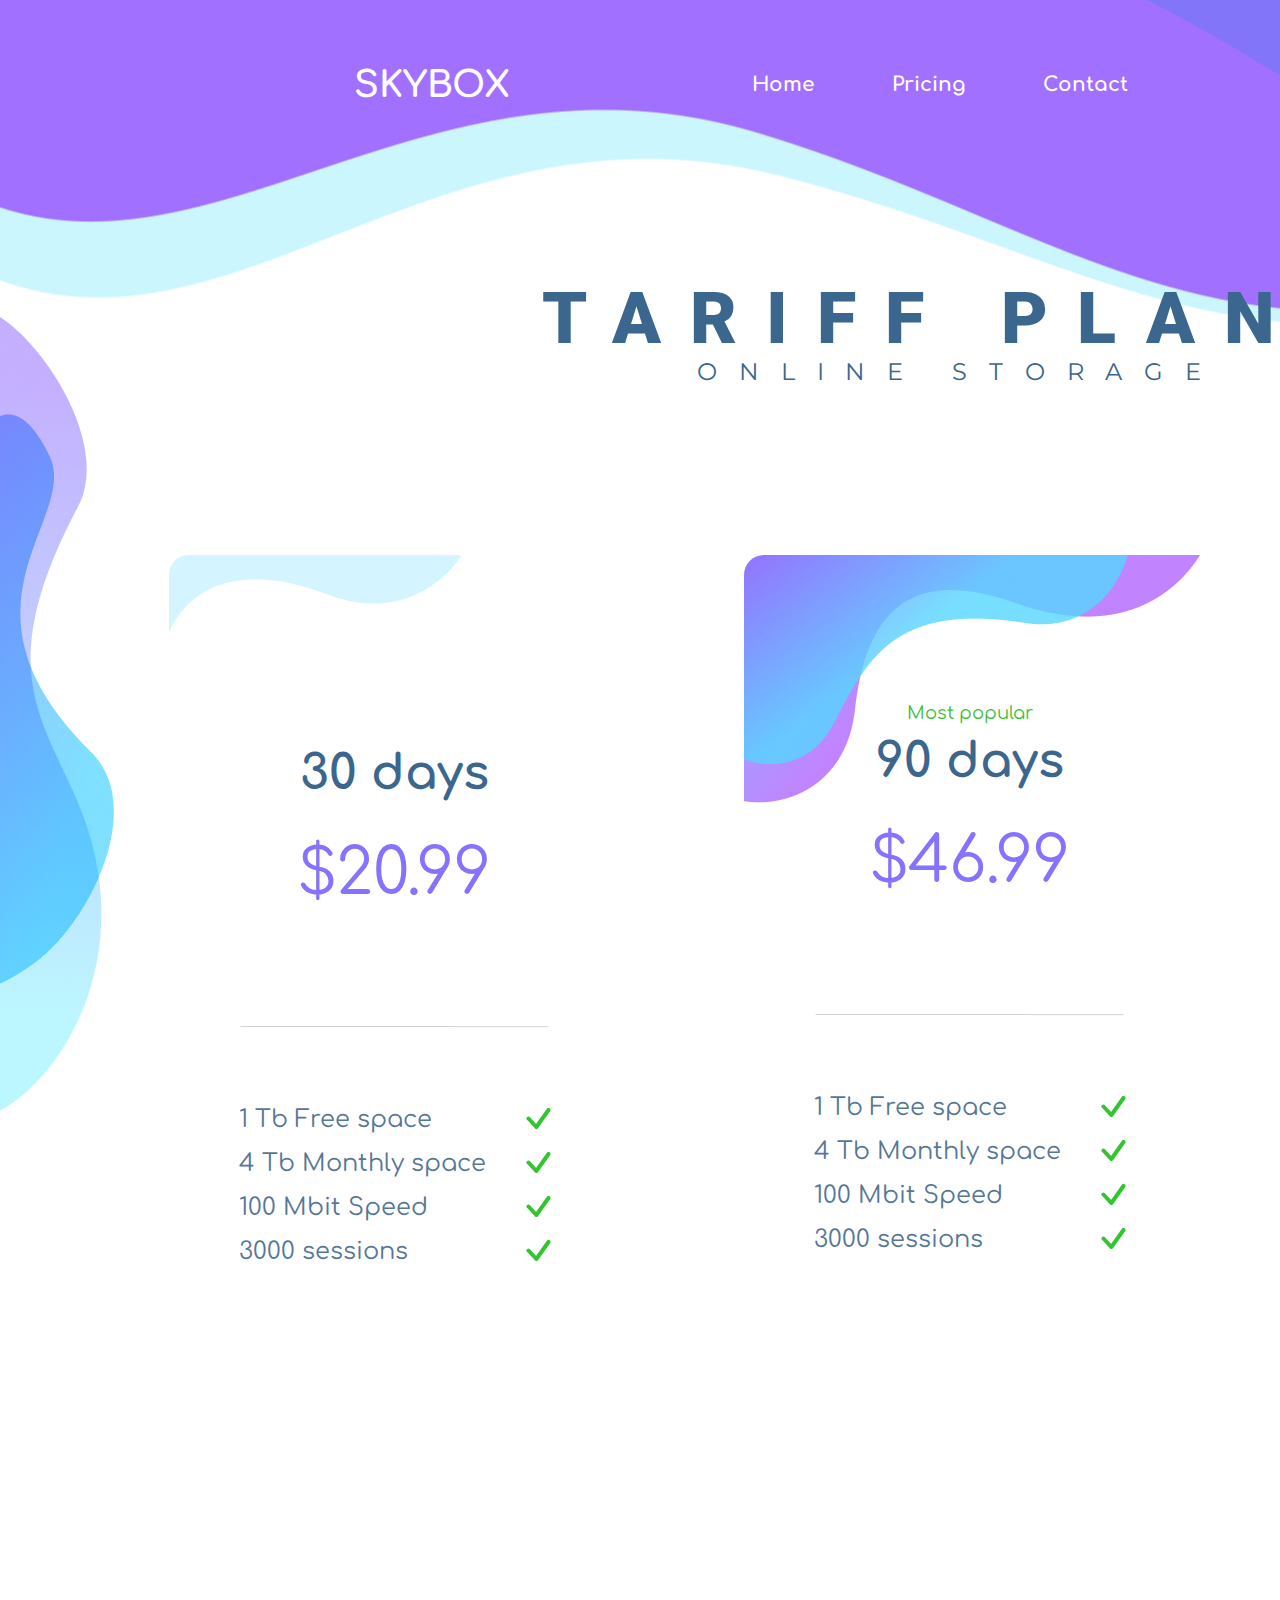
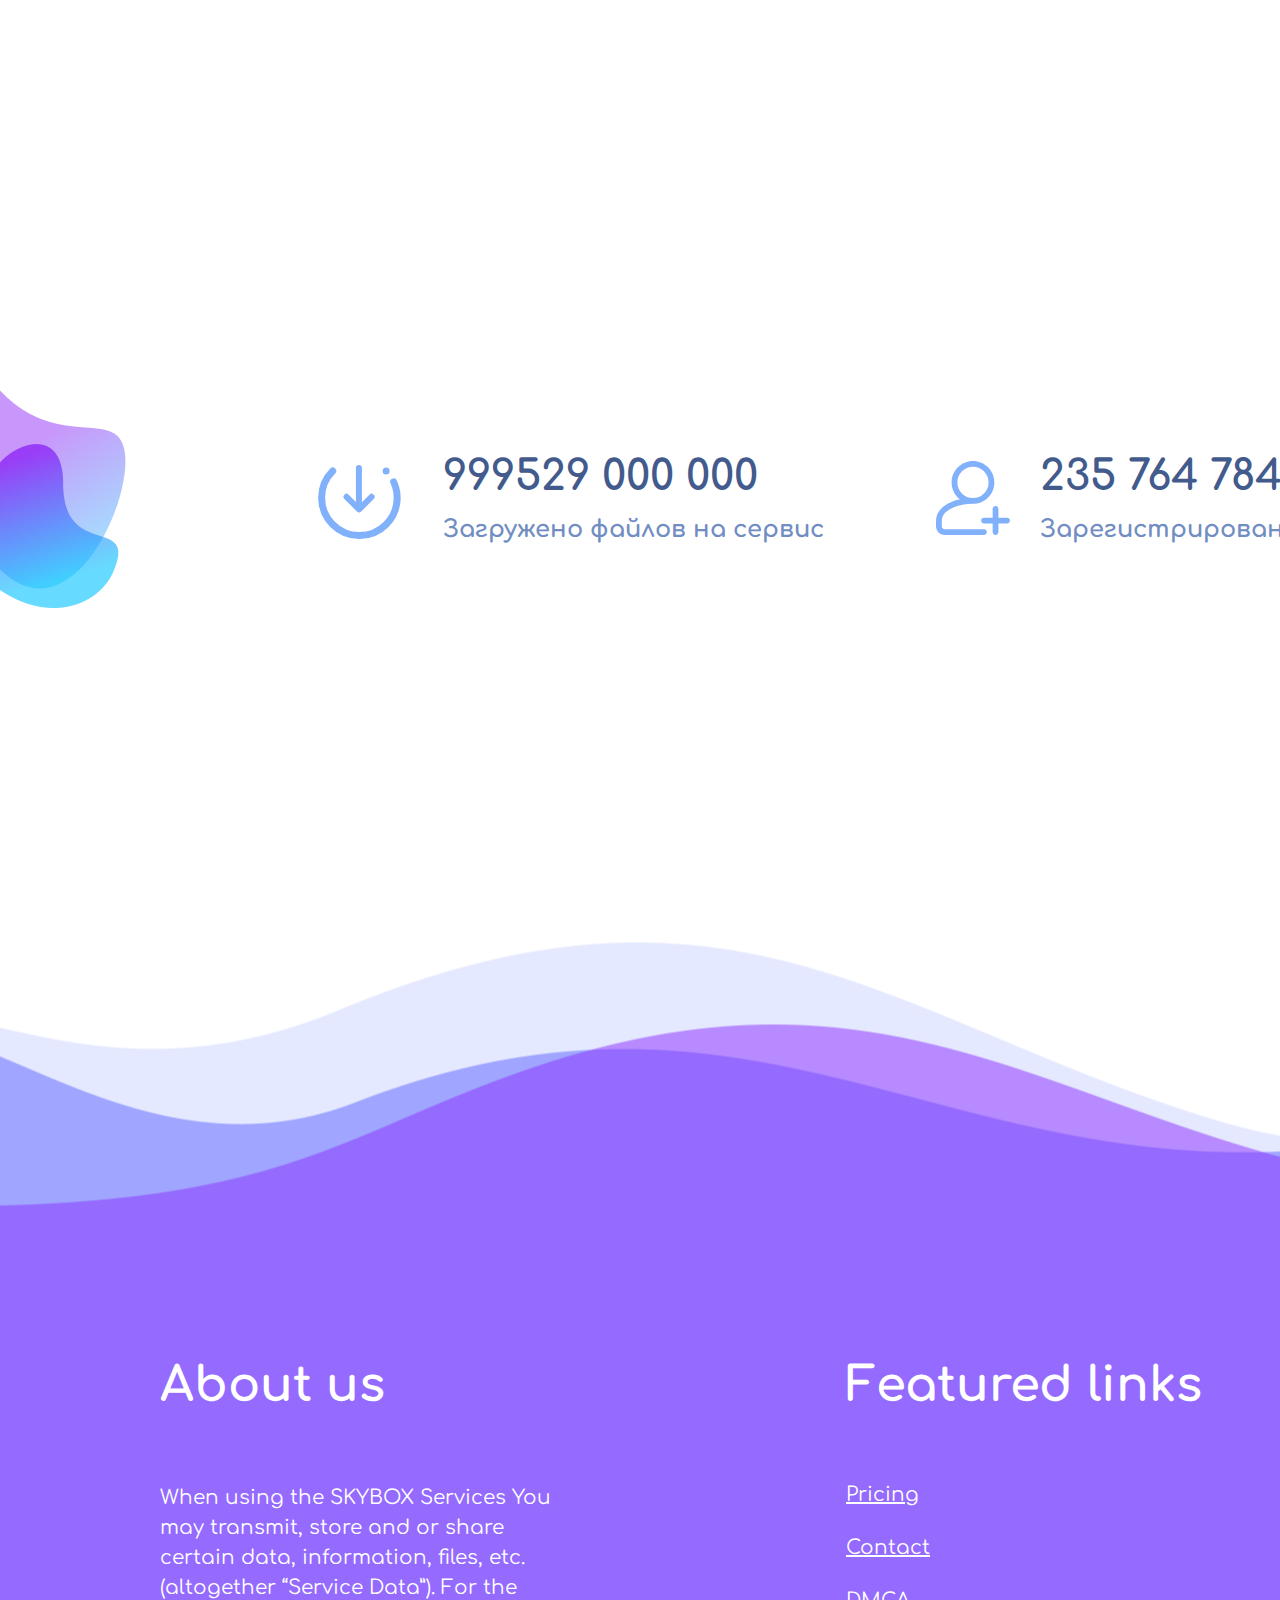
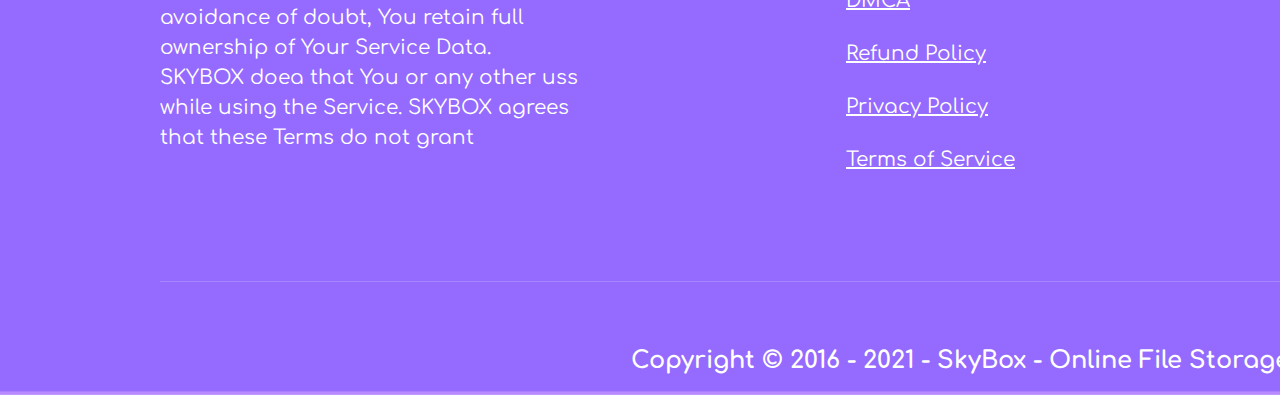
<file: tariff.html>
<!DOCTYPE html>
<html lang="ru">
<head>
    <meta charset="UTF-8">
    <meta http-equiv="X-UA-Compatible" content="IE=edge">
    <link rel="stylesheet" href="assets/css/style.min.css">
    <meta name="viewport" content="width=device-width, initial-scale=1.0">
    <title>Tariff</title>
</head>
<body>
    <header class="header2">
        <div class="container">
            <div class="header_wrapper">
                <!-- класс с лого -->
            <a href="#" class="logo">skybox</a>
            <!-- класс с меню -->
                <nav class="nav">
                    <a href="index.html" class="header_nav">Home</a>
                    <a href="tariff.html" class="header_nav">Pricing</a>
                    <a href="contact.html" class="header_nav">Contact</a>
                </nav>
                <!-- кнопки -->
                <div class="header_btns">
                    <a class="header_btn1" href="login.html">login</a>
                    <a href="register.html" class="header_btn2">sign up</a>
                </div>
            </div>
        </div>
    </header>
    <!-- вторая секция-->
    <!-- добавление фото, текста, заголовков, кнопок -->
    <section class="price">
        <div class="container">
            <div class="text__price">
                <h2 class="price__text">tariff plans</h2>
                <p class="text_price">Online storage</p>
            </div>
            <div class="container">
            <div class="become_wrapper">
                <div class="become_cards">
                    <div class="become_card">
                        <img src="assets/img/photos/card1.png" alt="waves" class="become_card_bg">
                        <div class="become_card_content">
                            <div class="price_content">
                                <h3 class="become_card_title">30 days</h3>
                                <h2 class="become_card_price">$20.99</h2>  
                                <img src="assets/img/icons/line.png" alt="line" class="line">
                                <div class="become_card_desks">
                                    <div class="become_card_desk">
                                        <p class="card_desk">1 Tb Free space</p>
                                        <p class="card_desk">4 Tb Monthly space</p>
                                        <p class="card_desk">100 Mbit Speed</p>
                                        <p class="card_desk">3000 sessions</p>
                                    </div>
                                    <div class="become_card_checks">
                                        <img src="assets/img/icons/check.svg" alt="check" class="check">
                                        <img src="assets/img/icons/check.svg" alt="check" class="check">
                                        <img src="assets/img/icons/check.svg" alt="check" class="check">
                                        <img src="assets/img/icons/check.svg" alt="check" class="check">
                                    </div>
                                </div>
                                <div class="become_card_unvis">
                                    <a href="register.html" class="become_card_btn">Sing Up</a>
                                    <p class="become_card_cop">14-day money back guarantee</p>
                                </div>
                            </div>
                        </div>
                    </div>
                    <div class="become_card">
                        <img src="assets/img/photos/card2.png" alt="waves" class="become_card_bg">
                        <div class="become_card_content2">
                            <div class="price_content">
                                <p class="price_real">Most popular</p>
                                <h3 class="become_card_title">90 days</h3>
                                <h2 class="become_card_price">$46.99</h2>  
                                <img src="assets/img/icons/line.png" alt="line" class="line">
                                <div class="become_card_desks">
                                    <div class="become_card_desk">
                                        <p class="card_desk">1 Tb Free space</p>
                                        <p class="card_desk">4 Tb Monthly space</p>
                                        <p class="card_desk">100 Mbit Speed</p>
                                        <p class="card_desk">3000 sessions</p>
                                    </div>
                                    <div class="become_card_checks">
                                        <img src="assets/img/icons/check.svg" alt="check" class="check">
                                        <img src="assets/img/icons/check.svg" alt="check" class="check">
                                        <img src="assets/img/icons/check.svg" alt="check" class="check">
                                        <img src="assets/img/icons/check.svg" alt="check" class="check">
                                    </div>
                                </div>
                                <div class="become_card_unvis">
                                    <a href="register.html" class="become_card_btn">Sing Up</a>
                                    <p class="become_card_cop">14-day money back guarantee</p>
                                </div>
                            </div>
                        </div>
                    </div>
                    <div class="become_card">
                        <img src="assets/img/photos/card3.png" alt="waves" class="become_card_bg">
                        <div class="become_card_content3">
                            <div class="price_content">
                                <h3 class="become_card_title">365 days</h3>
                                <h2 class="become_card_price">$127.99</h2>  
                                <img src="assets/img/icons/line.png" alt="line" class="line">
                                <div class="become_card_desks">
                                    <div class="become_card_desk">
                                        <p class="card_desk">1 Tb Free space</p>
                                        <p class="card_desk">4 Tb Monthly space</p>
                                        <p class="card_desk">100 Mbit Speed</p>
                                        <p class="card_desk">3000 sessions</p>
                                    </div>
                                    <div class="become_card_checks">
                                        <img src="assets/img/icons/check.svg" alt="check" class="check">
                                        <img src="assets/img/icons/check.svg" alt="check" class="check">
                                        <img src="assets/img/icons/check.svg" alt="check" class="check">
                                        <img src="assets/img/icons/check.svg" alt="check" class="check">
                                    </div>
                                </div>
                                <div class="become_card_unvis">
                                    <a href="register.html" class="become_card_btn">Sing Up</a>
                                    <p class="become_card_cop">14-day money back guarantee</p>
                                </div>
                            </div>
                        </div>
                    </div>
                </div>
            </div>
        </div>
    </div>
    </section>
    <!-- четвертая секция -->
    <!-- добавление иконок, текста -->
    <section class="quan">
        <img src="assets/img/photos/bg3.png" alt="waves" class="quan_bg">
        <div class="container">
            <div class="quan_wrapper">
                <div class="quan_block">
                    <img src="assets/img/icons/download.svg" alt="icon" class="quan_icon">
                    <div class="quan_text">
                        <h2 class="quan_num">999529 000 000</h2>
                        <p class="quan_title">Загружено файлов на сервис</p>
                    </div>
                </div>
                <div class="quan_block">
                    <img src="assets/img/icons/user.svg" alt="icon" class="quan_icon">
                    <div class="quan_text">
                        <h2 class="quan_num">235 764 784</h2>
                        <p class="quan_title">Зарегистрировано пользователей</p>
                    </div>
                </div>
            </div>
        </div>
        <img src="assets/img/photos/bg4.png" alt="waves" class="quan_bg">
    </section>
    <!-- пятая секция -->
    <!-- добавление текста и ссылок -->
    <footer class="footer">
        <div class="footer_wrapper">
            <div class="footer_block">
                <h2 class="footer_title">About us</h2>
                <p class="footer_desk">
                    When using the SKYBOX Services You <br> may transmit, store and or share <br> certain data, information, files, etc. <br> (altogether “Service Data”). For the <br> avoidance of doubt, You retain full <br> ownership of Your Service Data. <br> SKYBOX doea that You or any other uss <br> while using the Service. SKYBOX agrees <br> that these Terms do not grant
                </p>
            </div>
            <div class="footer_block">
                <h2 class="footer_title">Featured links</h2>
                <div class="footer_link">
                    <a href="tariff.html" class="footer_a">Pricing</a>
                    <a href="contact.html" class="footer_a">Contact</a>
                    <a href="FAQ.html" class="footer_a">DMCA</a>
                    <a href="#" class="footer_a">Refund Policy</a>
                    <a href="#" class="footer_a">Privacy Policy</a>
                    <a href="#" class="footer_a">Terms of Service</a>
                </div>
            </div>
            <div class="footer_block">
                <h2 class="footer_title">Contact us</h2>
                <div class="footer_link">
                    <p class="footer_text">Our office:</p>
                    <a href="#" class="footer_a2">Digitalgoals LTD <br>Lapathou, 6, Strovolos 2027, <br>Lefkosia, Cyprus</a>
                    <p class="footer_num">Phone: <a href="#">+37 06 225 29 36 </a></p>
                    <p class="footer_mail">Email: <a href="#">mail@example.com</a></p>
                </div>
            </div>
        </div>
        <div class="footer_cop">
            Copyright © 2016 - 2021 - SkyBox - Online File Storage
        </div>
    </footer>
</body>
</html>
</file>
<file: assets/css/style.min.css>
@font-face{
    font-family: "Comfortaa";
    src: url("../fonts/Comfortaa-Bold.ttf") format("truetype");
    font-weight: 700;
}
@font-face{
    font-family: "Comfortaa";
    src: url("../fonts/Comfortaa-Regular.ttf") format("truetype");
    font-weight: 400;
}
@font-face{
    font-family: "Montserrat";
    src: url("../fonts/Montserrat-Regular.ttf") format("truetype");
    font-weight: 400;
}
@font-face{
    font-family: "Poppins";
    src: url("../fonts/Poppins-Medium.ttf") format("truetype");
    font-weight: 500;
}
@font-face{
    font-family: "Roboto";
    src: url("../fonts/Roboto-Black.ttf") format("truetype");
    font-weight: 900;
}
@font-face{
    font-family: "Roboto";
    src: url("../fonts/Roboto-Light.ttf") format("truetype");
    font-weight: 300;
}
@font-face{
    font-family: "Roboto";
    src: url("../fonts/Roboto-Medium.ttf") format("truetype");
    font-weight: 500;
}
@font-face{
    font-family: "Roboto";
    src: url("../fonts/Roboto-Regular.ttf") format("truetype");
    font-weight: 400;
}
*{
    margin: 0;
    padding: 0;
}
a{
    text-decoration: none;
}
html{
    scroll-behavior: smooth;
}
body{
    overflow-x: hidden;
    width: 1920px;
    margin: 0 auto;
    font-family: 'Comfortaa';
    font-weight: 700;
}
.main_tit{
    opacity: 0;
}
.container{
    width: 1213px;
    margin: 0 auto;
}
/*intro*/
.main{
    height: 1056px;
    background: url("../img/photos/BG.png") no-repeat center center / cover;
}
/* header */
.logo{
    font-size: 36px;
    line-height: 40px;
    text-transform: uppercase;
    color: #FFFFFF
}
.header_wrapper{
    padding-top: 65px;
    display: flex;
    align-items: center;
    justify-content: space-between;
}
.nav{
    width: 376px;
    display: flex;
    justify-content: space-between;
}
.header_nav{
    font-weight: 700;
    font-size: 20px;
    line-height: 22px;
    color: #FFFFFF;
}
.header_nav:hover{
    opacity: 0.6;
}
.header_btn1{
    padding: 10px 20px;
    cursor: pointer;
    border: 1px solid transparent;
    background: none;
    font-family: 'Poppins';
    font-weight: 500;
    font-size: 13.4237px;
    line-height: 16px;
    letter-spacing: 1.25px;
    text-transform: uppercase;
    color: #FFFFFF;
    transition: 0.3s;
    border-radius: 4px;
}
.header_btn1:hover{
    background-color: white;
    color: #BB6DF3;
    border: 1px solid rgba(0, 0, 0, 0.12);
}
/* вид кнопки */
.header_btn2{
    padding: 10px 20px;
    cursor: pointer;
    background: rgba(98, 2, 238, 0.0001);
    border: 1px solid transparent;
    font-family: 'Poppins';
    font-weight: 500;
    font-size: 13.4237px;
    line-height: 16px;
    letter-spacing: 1.25px;
    text-transform: uppercase;
    color: #FFFFFF;
    transition: 0.3s;
    border-radius: 20px;
}
/* свойства кнопки */
.header_btn2:hover{
    background-color: #ffffff;
    color: #BB6DF3;;
    border: 1px solid rgba(0, 0, 0, 0.12);
}
/* section1 */
/* расположение секции */
.section1{
    margin: 165px 0 87px 0;
    display: flex;
    justify-content: space-between;
    align-items: center;
}
/* шрифт заголовка */
.main_title{
    font-family: 'Roboto';
    font-weight: 900;
    font-size: 72px;
    line-height: 70px;
    text-transform: uppercase;
    color: #3B668D;
}
.main_sibtitle{
    font-family: 'Montserrat';
    margin-top: 8px;
    font-weight: 400;
    padding-bottom: 32px;
    margin-bottom: 40px;
    width: 527px;
    border-bottom: 2px solid #3B668D;
    font-size: 24px;
    line-height: 150%;
    letter-spacing: 0.905em;
    text-transform: uppercase;
    color: #3B668D;
}
.main_title2{
    font-family: 'Roboto';
    font-weight: 500;
    font-size: 26px;
    line-height: 156%;
    text-transform: uppercase;
    color: #3B668D;
}
.main_desk{
    margin-top: 13px;
    font-family: 'Montserrat';
    margin-bottom: 25px;
    font-weight: 400;
    font-size: 18px;
    line-height: 156%;
    letter-spacing: 0.075em;
    color: #2B4964;
}
.main_btn{
    background: url('../img/photos/bth.png') no-repeat center center / cover;
    padding: 20px 40px 20px 40px;
    cursor: pointer;
    padding-bottom: 20px;
    font-weight: 700;
    font-size: 24px;
    line-height: 27px;
    color: #FFFFFF;
    border-radius: 62px;
    border: 1px solid transparent;
    transition: 0.5s;
}
.main_btn:hover{
    transform: scale(1.05);
    box-shadow:
        3px 3px #82B1FC,
        4px 4px #82B1FC,
        5px 5px #82B1FC;
    -webkit-transform: translateX(-3px);
    transform: translateX(-3px);
}
.main_photo{
    margin-right: -145px;
    animation: main_photo 4s infinite;
}
@keyframes main_photo {
    0%{
        transform: scale(0.9); /*Уменьшение элемента*/
        opacity:0.5; /*Уровень прозрачности*/
    }
    50%{
        transform: scale(1.0);
        opacity:1;
    }
    100%{
        transform: scale(0.9);
        opacity:0.5;
    }
}

/*  */
.qual_wrapper{
    display: flex;
    justify-content: space-between;
    align-items: center;
}
.qual_blocks{
    margin-left: -125px;
}
.qual_photo{
    margin-left: -325px;
    animation: qual_photo 4s infinite;
}
@keyframes qual_photo{
    0%{
        transform: scale(0.9); /*Уменьшение элемента*/
        opacity:0.5; /*Уровень прозрачности*/
    }
    50%{
        transform: scale(1.0);
        opacity:1;
    }
    100%{
        transform: scale(0.9);
        opacity:0.5;
    }
}
.qual_block{
    display: flex;
    align-items: flex-start;
    margin-bottom: 40px;
    width: 600px;   
}
.qual_block_title{
    font-family: 'Roboto';
    font-weight: 400;
    font-size: 36px;
    line-height: 40px;
    text-transform: uppercase;
    color: #3B668D;
}
.qual_block_desk{
    font-family: 'Montserrat';
    font-weight: 400;
    font-size: 18px;
    line-height: 150%;
    color: #2B4964;
}
.qual_block_text{
    margin-left: 25px;
}

/* become */
.become_bg{
    position: absolute;
    margin-top: 355px;
}
.become{
    height: 1324px;
}
.become_title{
    font-family: 'Roboto';
    font-weight: 300;
    font-size: 72px;
    line-height: 84px;
    text-align: center;
    margin-bottom: 23px;
    letter-spacing: 0.285em;
    text-transform: uppercase;
    color: #3B668D;
}
.become_card_content{
    position: absolute;
    margin-left: 70px;
}
.price_real{
    font-weight: 400;
    font-size: 18px;
    line-height: 100%;
    margin-bottom: 13px;
    text-align: center;
    color: #40BF3D;
}
.become_card_content2{
    position: absolute;
    margin-left: 70px;
    margin-top: -180px;
}
.become_card_content3{
    position: absolute;
    margin-left: 70px;
    margin-top: -200px;
}
.become_desk{
    font-family: 'Montserrat';
    font-style: normal;
    font-weight: 400;
    font-size: 30px;
    line-height: 60px;
    text-align: center;
    color: #79788F;
}
.become_cards{
    margin-top: 165px;
    width: 1600px;
    margin-left: -185px;
    display: flex;
    align-items: center;
    justify-content: space-between;
}
.become_card{
    background-color: white;
    width: 450px;
    height: 1002px;
    transition: 1s;
    border-radius: 20px;
    margin-bottom: 208px;
}
.become_card_bg{
    border-radius: 20px;
}
.price_content{
    text-align: center;
    margin-top: 40px;
}
.become_card_title{
    font-weight: 700;
    font-size: 48px;
    line-height: 54px;
    color: #3B668D;
}
.become_card_price{
    margin-top: 37px;
    font-weight: 400;
    font-size: 64px;
    line-height: 71px;
    color: #8572FF;
    padding-bottom: 117px;
}
.line{
    margin-bottom: 76px;
}
.become_card_desks{
    display: flex;
    justify-content: center;
}
.card_desk{
    text-align: left;
    font-weight: 400;
    font-size: 24px;
    line-height: 100%;
    margin-bottom: 20px;
    color: #567796;
}
.become_card_checks{
    display: grid;
    margin-left: 40px;
}
.become_card_unvis{
    margin-top: 108px;
    display: none;
}
.become_card_btn{
    padding: 20px 90px;
    line-height: 27px;
    color: #FFFFFF;
    border: 1px solid transparent;
    cursor: pointer;
    background: linear-gradient(90deg, #43A1D6 0%, #907EFF 100%);
    border-radius: 62px;
    margin-bottom: 47px;
}
.become_card_btn:hover{
    box-shadow: 0 0 10px #907EFF;
}
.become_card_cop{
    font-weight: 400;
    font-size: 18px;
    line-height: 100%;
    color: #567796;
    margin-top: 70px;
}
.become_card:hover{
    transform: scale(1.1);
    box-shadow: 0px 13px 27px #acacac;
}
.become_card:hover .become_card_unvis{
    transition: 1s;
    display: block;
}

/*  */
.quan{
    display: flex;
    justify-content: space-between;
    align-items: center;
    margin: 280px 0;
}
.quan_wrapper{
    display: flex;
    justify-content: space-between;
    width: 1205px;
    align-items: center;
}
.quan_block{
    display: flex;
    align-items: center;
}
.quan_num{
    font-weight: 700;
    font-size: 42px;
    line-height: 47px;
    color: #425B8C;
    margin-bottom: 16px;
}
.quan_title{
    font-weight: 700;
    font-size: 24px;
    line-height: 27px;
    color: #718DC2;    
}
.quan_text{
    margin-left: 30px;
}
.quan_icon{
    animation: quan_icon 3s infinite;
}
@keyframes quan_icon {
    0% {
        opacity: 0; /*прозрачность элемента*/
    }
    50%{
        opacity: 1;
    }
    100% {
        opacity:0;
    }
}
/*  */
.footer{
    background: url("../img/photos/footer_bg.png") no-repeat center center / cover;
    height: 1086px;
}
.footer_wrapper{
    padding-top: 450px;
    width: 1600px;
    margin: 0 auto;
    display: flex;
    padding-bottom: 80px;
    border-bottom: 1px solid #a784ff;
    justify-content: space-between;
}
.footer_title{
    font-weight: 700;
    font-size: 48px;
    line-height: 54px;
    margin-bottom: 70px;
    color: #FFFFFF;
}
.footer_desk{
    font-weight: 400;
    font-size: 20px;
    line-height: 150%;
    color: #FFFFFF;
}
.footer_link{
    display: grid;
}
.footer_a{
    font-weight: 400;
    font-size: 20px;
    margin-bottom: 30px;
    color: #FFFFFF;
    opacity: 1;
    text-decoration-line: underline;
}
.footer_a:hover{
    opacity: 0.6;
}
.footer_text{
    font-weight: 400;
    font-size: 20px;
    margin-bottom: 20px;
    color: #FFFFFF;
}
.footer_a2{
    font-weight: 400;
    font-size: 20px;
    margin-bottom: 20px;
    line-height: 50px;
    color: #FFFFFF;
}
.footer_a2:hover{
    opacity: 0.6;
}
.footer_num{
    font-weight: 400;
    font-size: 20px;
    margin-bottom: 20px;
    color: #FFFFFF;
}
.footer_num a{
    color: #fff;
    opacity: 1;
}
.footer_num a:hover{
    color: #e0c5d9;
}
.footer_mail{
    font-weight: 400;
    font-size: 20px;
    margin-bottom: 20px;
    color: #FFFFFF;
}
.footer_mail a{
    color: #fff;
}
.footer_mail a:hover{
    opacity: 0.6;
}
.footer_cop{
    margin-top: 65px;
    font-weight: 700;
    font-size: 24px;
    line-height: 27px;
    text-align: center;
    color: #FFFFFF;
}

/*СТРАНИЦА КОНТАКТЫ*/
/*intro*/
.header2{
    height: 384px;
    background: url("../img/photos/contact_header_bg.png") no-repeat center center / cover;
}
/* header */
.logo{
    font-size: 36px;
    line-height: 40px;
    text-transform: uppercase;
    color: #FFFFFF
}
.header_wrapper2{
    padding-top: 65px;
    display: flex;
    align-items: center;
    justify-content: space-between;
}
.nav{
    width: 376px;
    display: flex;
    justify-content: space-between;
}
.header_nav{
    font-weight: 700;
    font-size: 20px;
    line-height: 22px;
    color: #FFFFFF;
    opacity: 1;
}
.header_nav:hover{
    opacity: 0.6;
}
.header_btn1{
    width: 132px;
    height: 39px;
    cursor: pointer;
    border: none;
    background: none;
    font-family: 'Poppins';
    font-weight: 500;
    font-size: 13.4237px;
    line-height: 16px;
    letter-spacing: 1.25px;
    text-transform: uppercase;
    color: #FFFFFF;
    transition: 0.3s;
    border-radius: 20px;
}
.header_btn1:hover{
    background-color: #ffffff;
    color: #BB6DF3;;
    border: 1px solid rgba(0, 0, 0, 0.12);
}
/* вид кнопки */
.header_btn2{
    width: 132px;
    height: 39px;
    cursor: pointer;
    background: rgba(98, 2, 238, 0.0001);
    border: none;
    font-family: 'Poppins';
    font-weight: 500;
    font-size: 13.4237px;
    line-height: 16px;
    letter-spacing: 1.25px;
    text-transform: uppercase;
    color: #FFFFFF;
    transition: 0.3s;
    border-radius: 20px;
}
/* свойства кнопки */
.header_btn2:hover{
    background-color: #ffffff;
    color: #BB6DF3;;
    border: 1px solid rgba(0, 0, 0, 0.12);
}
/* свойства заголовка */
.intro{
    margin-top: -60px;
    height: 1069px;
}
.wrapper_intro{
    text-align: center;
    justify-content: center;
    margin: 0 auto;
    height: 1069px;
}
/* шрифт заголовка */
.text_intro{
    font-family: 'Roboto';
    font-style: normal;
    font-weight: 900;
    font-size: 72px;
    line-height: 70px;
    letter-spacing: 0.405em;
    text-transform: uppercase;
    color: #3B668D;   
    text-align: center;
}
.text_intro2{
    font-family: 'Montserrat';
    font-style: normal;
    font-weight: 400;
    font-size: 24px;
    line-height: 150%;
    letter-spacing: 0.905em;
    text-transform: uppercase;
    color: #3B668D;  
    text-align: center;  
}
/* свойства карты */
.carta{
    border: 0;
    margin: 0 auto;
    display: block;
    width: 100%;
    position: relative;
}
iframe{
    width: 100%;
    height: 838px;
    margin-top: 85px;
}
/* создание секции ввода данных */
/* свойства заголовка */
.drop{
    height: 980px;
    padding-top: 169px;
    background: url("../img/photos/contact_bg2.png") no-repeat;
}
.wrapper_drop{
    text-align: center;
    justify-content: center;
    margin: 0 auto;
    height: 1069px;
}
.text_drop{
    font-family: 'Comfortaa';
    font-style: normal;
    font-weight: 700;
    font-size: 72px;
    line-height: 80px;
    text-align: center; 
    color: #3B668D;
}
.text_drop2{
    font-family: 'Comfortaa';
    font-style: normal;
    font-weight: 400;
    font-size: 30px;
    line-height: 33px;
    text-align: center;
    color: #79788F;
    margin-top: 29px;
}
/* создание блока ввода данных */
.input{
    height: 100px;
    justify-content: space-between;
    margin-top: 79px;
    display: grid;
    margin-left: 580px;
}
.text_bl{
    display: flex;
}
.text_bl2{
    display: flex;
    margin-top: 20px;
    margin-bottom: 20px;
}
.text_email{
    font-family: 'Comfortaa';
    font-style: normal;
    font-weight: 700;
    font-size: 24px;
    line-height: 27px;
    color: #3B3F8D;
    padding-top: 35px;
    padding-right: 45px;
}
.text_name{
    font-family: 'Comfortaa';
    font-style: normal;
    font-weight: 700;
    font-size: 24px;
    line-height: 27px;    
    color: #3B3F8D; 
    padding-top: 35px;
    padding-right: 45px;  
}
.dropinput{
    background: #F3F3F3;
    border-radius: 61px;
    border: none;
    padding-left: 57px;
    width: 630px;
    height: 100px;
    font-family: 'Comfortaa';
    font-style: normal;
    font-weight: 700;
    font-size: 24px;
    line-height: 27px;
    color: #3B3F8D;  
}
.dropinput::placeholder{
    font-family: 'Comfortaa';
    font-style: normal;
    font-weight: 700;
    font-size: 24px;
    line-height: 27px;
    color: #ADADAD;    
}
.dropinput2{
    background: #F3F3F3;
    border-radius: 61px;
    border: none;
    padding-left: 57px;
    width: 749px;
    font-family: 'Comfortaa';
    font-style: normal;
    font-weight: 700;
    font-size: 24px;
    line-height: 27px;
    color: #3B3F8D;  
    padding-bottom: 210px;  
    padding-top: 36px;
}
.dropinput2::placeholder{
    font-family: 'Comfortaa';
    font-style: normal;
    font-weight: 700;
    font-size: 24px;
    line-height: 27px;
    color: #ADADAD; 
}
/* свойства текса и кнопки */
.text_drop3{
    font-family: 'Comfortaa';
    font-style: normal;
    font-weight: 700;
    font-size: 18px;
    line-height: 20px;
    color: #ADADAD;
    margin-left: -455px;
    margin-top: 46px;
    opacity: 1;
}
.text_drop3:hover{
    opacity: 0.6;
}
.btn_sub{
    width: 250.76px;
    height: 79px;
    border: none;
    background: linear-gradient(90deg, #43A1D6 0%, #907EFF 100%);
    border-radius: 62px;
    font-family: 'Comfortaa';
    font-style: normal;
    font-weight: 700;
    font-size: 24px;
    line-height: 27px;
    text-align: center;
    color: #FFFFFF;  
    transition: 0.5s;  
    margin-left: 556px;
    margin-top: -50px;
    cursor: pointer;
}
.btn_sub:hover{
    transform: scale(1.05);
    box-shadow: 3px 3px #82B1FC, 4px 4px #82B1FC, 5px 5px #82B1FC;
    -webkit-transform: translateX(-3px);
    transform: translateX(-3px);
}
/*  */
.quan{
    display: flex;
    justify-content: space-between;
    align-items: center;
    margin: 280px 0;
}
.quan_wrapper{
    display: flex;
    justify-content: space-between;
    width: 1205px;
    align-items: center;
}
.quan_block{
    display: flex;
    align-items: center;
}
.quan_num{
    font-weight: 700;
    font-size: 42px;
    line-height: 47px;
    color: #425B8C;
    margin-bottom: 16px;
}
.quan_title{
    font-weight: 700;
    font-size: 24px;
    line-height: 27px;
    color: #718DC2;    
}
.quan_text{
    margin-left: 30px;
}
.quan_icon{
    animation: quan_icon 3s infinite;
}
@keyframes quan_icon {
    0% {
        opacity: 0; /*прозрачность элемента*/
    }
    50%{
        opacity: 1;
    }
    100% {
        opacity:0;
    }
}
/*  */
.footer{
    background: url("../img/photos/footer_bg.png") no-repeat center center / cover;
    height: 1086px;
}
.footer_wrapper{
    padding-top: 450px;
    width: 1600px;
    margin: 0 auto;
    display: flex;
    padding-bottom: 80px;
    border-bottom: 1px solid #a784ff;
    justify-content: space-between;
}
.footer_title{
    font-weight: 700;
    font-size: 48px;
    line-height: 54px;
    margin-bottom: 70px;
    color: #FFFFFF;
}
.footer_desk{
    font-weight: 400;
    font-size: 20px;
    line-height: 150%;
    color: #FFFFFF;
}
.footer_link{
    display: grid;
}
.footer_a{
    font-weight: 400;
    font-size: 20px;
    margin-bottom: 30px;
    color: #FFFFFF;
    opacity: 1;
    text-decoration-line: underline;
}
.footer_a:hover{
    opacity: 0.6;
}
.footer_text{
    font-weight: 400;
    font-size: 20px;
    margin-bottom: 20px;
    color: #FFFFFF;
}
.footer_a2{
    font-weight: 400;
    font-size: 20px;
    margin-bottom: 20px;
    line-height: 50px;
    color: #FFFFFF;
}
.footer_a2:hover{
    opacity: 0.6;
}
.footer_num{
    font-weight: 400;
    font-size: 20px;
    margin-bottom: 20px;
    color: #FFFFFF;
}
.footer_num a{
    color: #fff;
    opacity: 1;
}
.footer_num a:hover{
    color: #e0c5d9;
}
.footer_mail{
    font-weight: 400;
    font-size: 20px;
    margin-bottom: 20px;
    color: #FFFFFF;
}
.footer_mail a{
    color: #fff;
}
.footer_mail a:hover{
    opacity: 0.6;
}
.footer_cop{
    margin-top: 65px;
    font-weight: 700;
    font-size: 24px;
    line-height: 27px;
    text-align: center;
    color: #FFFFFF;
}

/* FAQ */
.FAQ{
    background: url("../img/photos/faq_bg.png") no-repeat;
    height: 1000px;
    margin-top: -139px;
    padding-top: 60px;
}
.faq__wrapper{
    margin: 0 auto;
    width: 1199px;
    height: 1497px;
}
.text__center{
    text-align: center;
}
.text__faq{
    font-family: 'Roboto';
    font-style: normal;
    font-weight: 900;
    font-size: 72px;
    line-height: 70px;
    letter-spacing: 0.405em;
    text-transform: uppercase;
    color: #3B668D;
}
.faq__text{
    font-family: 'Montserrat';
    font-style: normal;
    font-weight: 400;
    font-size: 24px;
    line-height: 150%;
    letter-spacing: 0.905em;
    text-transform: uppercase;
    color: #3B668D;
    margin-top: 15px;
}
/*Редактирование раскрывающихся списков*/
.toggleable__content {
    max-height: 0;
    overflow: hidden;
    transition: max-height .8s cubic-bezier(0,1,0,1);
}
.toggleable__control:checked ~ .toggleable__content {
    transition-timing-function: ease-in-out;
    max-height: 800px;
}
.hidden--visually {
    border: 0;
    clip: rect(1px 1px 1px 1px);
    clip: rect(1px, 1px, 1px, 1px);
    height: 1px;
    margin: -1px;
    overflow: hidden;
    padding: 0;
    position: absolute;
    width: 1px;
}
/*Вид списка*/
.raskrytie{
    margin-top: 124px;
}
.raskrytie1{
    display: grid;
}
.toggleable{
    background: linear-gradient(90deg, #B2E3FF 0%, #DFBFFF 100%);
    box-sizing: border-box;
    border-bottom-right-radius: 10px;
    border-bottom-left-radius: 10px;
    width: 1155px;
}
/*Вид заголовка ДО*/
.toggleable__label {
    display: flex;
    justify-content: space-between;
    align-items: center;
    padding: 1rem 2rem 0;
    cursor: pointer;
    font-family: 'Comfortaa';
    font-style: normal;
    font-weight: 700;
    font-size: 30px;
    line-height: 33px;
    color: #46637E;
}
.toggleable__content {
    margin-top: 1rem;
    padding: 0 2rem;
}
/*Вид текста при раскрытии*/
.toggleable__control:checked ~ .toggleable__content {
    font-family: 'Comfortaa';
    font-style: normal;
    font-weight: 400;
    font-size: 20px;
    line-height: 150%;
    color: #878787;
    width: 1103px;
    height: 238px;
    background: #FFFFFF;
}
/*ДО/ПОСЛЕ*/
.toggleable__label::after{
    content: url("../img/icons/Close.svg");
    font-size: 0.8rem;
}
.toggleable__control:checked ~ .toggleable__label::after {
    content: url("../img/icons/Open.png");
}
/*Редактирование раскрывающихся списков*/
.toggleable__content1 {
    max-height: 0;
    overflow: hidden;
    transition: max-height .8s cubic-bezier(0,1,0,1);
}
.toggleable__control1:checked ~ .toggleable__content1 {
    transition-timing-function: ease-in-out;
    max-height: 800px;
}
.hidden--visually1 {
    border: 0;
    clip: rect(1px 1px 1px 1px);
    clip: rect(1px, 1px, 1px, 1px);
    height: 1px;
    margin: -1px;
    overflow: hidden;
    padding: 0;
    position: absolute;
    width: 1px;
}
/*Вид списка*/
.raskrytie{
    margin-top: 124px;
}
.raskrytie1{
    display: grid;
}
.toggleable1{
    background: linear-gradient(90deg, #B2E3FF 0%, #DFBFFF 100%);
    box-sizing: border-box;
    border-bottom-right-radius: 10px;
    border-bottom-left-radius: 10px;
    width: 1155px;
    margin-top: 13px;
}
/*Вид заголовка ДО*/
.toggleable__label1 {
    display: flex;
    justify-content: space-between;
    align-items: center;
    padding: 1rem 2rem 0;
    cursor: pointer;
    font-family: 'Comfortaa';
    font-style: normal;
    font-weight: 700;
    font-size: 30px;
    line-height: 33px;
    color: #46637E;
}
.toggleable__content1 {
    margin-top: 1rem;
    padding: 0 2rem;
}
/*Вид текста при раскрытии*/
.toggleable__control1:checked ~ .toggleable__content1 {
    font-family: 'Comfortaa';
    font-style: normal;
    font-weight: 400;
    font-size: 20px;
    line-height: 150%;
    color: #878787;
    width: 1103px;
    height: 238px;
    background: #FFFFFF;
}
/*ДО/ПОСЛЕ*/
.toggleable__label1::after{
    content: url("../img/icons/Close.svg");
    font-size: 0.8rem;
}
.toggleable__control1:checked ~ .toggleable__label1::after {
    content: url("../img/icons/Open.png");
}
/*Редактирование раскрывающихся списков*/
.toggleable__content2 {
    max-height: 0;
    overflow: hidden;
    transition: max-height .8s cubic-bezier(0,1,0,1);
}
.toggleable__control2:checked ~ .toggleable__content2 {
    transition-timing-function: ease-in-out;
    max-height: 800px;
}
.hidden--visually2 {
    border: 0;
    clip: rect(1px 1px 1px 1px);
    clip: rect(1px, 1px, 1px, 1px);
    height: 1px;
    margin: -1px;
    overflow: hidden;
    padding: 0;
    position: absolute;
    width: 1px;
}
/*Вид списка*/
.raskrytie{
    margin-top: 124px;
}
.raskrytie1{
    display: grid;
}
.toggleable2{
    background: linear-gradient(90deg, #B2E3FF 0%, #DFBFFF 100%);
    box-sizing: border-box;
    border-bottom-right-radius: 10px;
    border-bottom-left-radius: 10px;
    width: 1155px;
    margin-top: 13px;
}
/*Вид заголовка ДО*/
.toggleable__label2 {
    display: flex;
    justify-content: space-between;
    align-items: center;
    padding: 1rem 2rem 0;
    cursor: pointer;
    font-family: 'Comfortaa';
    font-style: normal;
    font-weight: 700;
    font-size: 30px;
    line-height: 33px;
    color: #46637E;
}
.toggleable__content2 {
    margin-top: 1rem;
    padding: 0 2rem;
}
/*Вид текста при раскрытии*/
.toggleable__control2:checked ~ .toggleable__content2 {
    font-family: 'Comfortaa';
    font-style: normal;
    font-weight: 400;
    font-size: 20px;
    line-height: 150%;
    color: #878787;
    width: 1103px;
    height: 238px;
    background: #FFFFFF;
}
/*ДО/ПОСЛЕ*/
.toggleable__label2::after{
    content: url("../img/icons/Close.svg");
    font-size: 0.8rem;
}
.toggleable__control2:checked ~ .toggleable__label2::after {
    content: url("../img/icons/Open.png");
}
/*Редактирование раскрывающихся списков*/
.toggleable__content3 {
    max-height: 0;
    overflow: hidden;
    transition: max-height .8s cubic-bezier(0,1,0,1);
}
.toggleable__control3:checked ~ .toggleable__content3 {
    transition-timing-function: ease-in-out;
    max-height: 800px;
}
.hidden--visually3 {
    border: 0;
    clip: rect(1px 1px 1px 1px);
    clip: rect(1px, 1px, 1px, 1px);
    height: 1px;
    margin: -1px;
    overflow: hidden;
    padding: 0;
    position: absolute;
    width: 1px;
}
/*Вид списка*/
.raskrytie{
    margin-top: 124px;
}
.raskrytie1{
    display: grid;
}
.toggleable3{
    background: linear-gradient(90deg, #B2E3FF 0%, #DFBFFF 100%);
    box-sizing: border-box;
    border-bottom-right-radius: 10px;
    border-bottom-left-radius: 10px;
    width: 1155px;
    margin-top: 13px;
}
/*Вид заголовка ДО*/
.toggleable__label3 {
    display: flex;
    justify-content: space-between;
    align-items: center;
    padding: 1rem 2rem 0;
    cursor: pointer;
    font-family: 'Comfortaa';
    font-style: normal;
    font-weight: 700;
    font-size: 30px;
    line-height: 33px;
    color: #46637E;
}
.toggleable__content3 {
    margin-top: 1rem;
    padding: 0 2rem;
}
/*Вид текста при раскрытии*/
.toggleable__control3:checked ~ .toggleable__content3 {
    font-family: 'Comfortaa';
    font-style: normal;
    font-weight: 400;
    font-size: 20px;
    line-height: 150%;
    color: #878787;
    width: 1103px;
    height: 238px;
    background: #FFFFFF;
}
/*ДО/ПОСЛЕ*/
.toggleable__label3::after{
    content: url("../img/icons/Close.svg");
    font-size: 0.8rem;
}
.toggleable__control3:checked ~ .toggleable__label3::after {
    content: url("../img/icons/Open.png");
}
/*Редактирование раскрывающихся списков*/
.toggleable__content4 {
    max-height: 0;
    overflow: hidden;
    transition: max-height .8s cubic-bezier(0,1,0,1);
}
.toggleable__control4:checked ~ .toggleable__content4 {
    transition-timing-function: ease-in-out;
    max-height: 800px;
}
.hidden--visually4 {
    border: 0;
    clip: rect(1px 1px 1px 1px);
    clip: rect(1px, 1px, 1px, 1px);
    height: 1px;
    margin: -1px;
    overflow: hidden;
    padding: 0;
    position: absolute;
    width: 1px;
}
/*Вид списка*/
.raskrytie{
    margin-top: 124px;
}
.raskrytie1{
    display: grid;
}
.toggleable4{
    background: linear-gradient(90deg, #B2E3FF 0%, #DFBFFF 100%);
    box-sizing: border-box;
    border-bottom-right-radius: 10px;
    border-bottom-left-radius: 10px;
    width: 1155px;
    margin-top: 13px;
}
/*Вид заголовка ДО*/
.toggleable__label4 {
    display: flex;
    justify-content: space-between;
    align-items: center;
    padding: 1rem 2rem 0;
    cursor: pointer;
    font-family: 'Comfortaa';
    font-style: normal;
    font-weight: 700;
    font-size: 30px;
    line-height: 33px;
    color: #46637E;
}
.toggleable__content4 {
    margin-top: 1rem;
    padding: 0 2rem;
}
/*Вид текста при раскрытии*/
.toggleable__control4:checked ~ .toggleable__content4 {
    font-family: 'Comfortaa';
    font-style: normal;
    font-weight: 400;
    font-size: 20px;
    line-height: 150%;
    color: #878787;
    width: 1103px;
    height: 238px;
    background: #FFFFFF;
}
/*ДО/ПОСЛЕ*/
.toggleable__label4::after{
    content: url("../img/icons/Close.svg");
    font-size: 0.8rem;
}
 .toggleable__control4:checked ~ .toggleable__label4::after {
    content: url("../img/icons/Open.png");
}
/*Редактирование раскрывающихся списков*/
.toggleable__content5 {
    max-height: 0;
    overflow: hidden;
    transition: max-height .8s cubic-bezier(0,1,0,1);
}
.toggleable__control5:checked ~ .toggleable__content5 {
    transition-timing-function: ease-in-out;
    max-height: 800px;
}
.hidden--visually5 {
    border: 0;
    clip: rect(1px 1px 1px 1px);
    clip: rect(1px, 1px, 1px, 1px);
    height: 1px;
    margin: -1px;
    overflow: hidden;
    padding: 0;
    position: absolute;
    width: 1px;
}
/*Вид списка*/
.raskrytie{
    margin-top: 124px;
}
.raskrytie1{
    display: grid;
}
.toggleable5{
    background: linear-gradient(90deg, #B2E3FF 0%, #DFBFFF 100%);
    box-sizing: border-box;
    border-bottom-right-radius: 10px;
    border-bottom-left-radius: 10px;
    width: 1155px;
    margin-top: 13px;
}
/*Вид заголовка ДО*/
.toggleable__label5 {
    display: flex;
    justify-content: space-between;
    align-items: center;
    padding: 1rem 2rem 0;
    cursor: pointer;
    font-family: 'Comfortaa';
    font-style: normal;
    font-weight: 700;
    font-size: 30px;
    line-height: 33px;
    color: #46637E;
}
.toggleable__content5 {
    margin-top: 1rem;
    padding: 0 2rem;
}
/*Вид текста при раскрытии*/
.toggleable__control5:checked ~ .toggleable__content5 {
    font-family: 'Comfortaa';
    font-style: normal;
    font-weight: 400;
    font-size: 20px;
    line-height: 150%;
    color: #878787;
    width: 1103px;
    height: 238px;
    background: #FFFFFF;
}
/*ДО/ПОСЛЕ*/
.toggleable__label5::after{
    content: url("../img/icons/Close.svg");
    font-size: 0.8rem;
}
.toggleable__control5:checked ~ .toggleable__label5::after {
    content: url("../img/icons/Open.png");
}
/*Редактирование раскрывающихся списков*/
.toggleable__content6 {
    max-height: 0;
    overflow: hidden;
    transition: max-height .8s cubic-bezier(0,1,0,1);
}
.toggleable__control6:checked ~ .toggleable__content6 {
    transition-timing-function: ease-in-out;
    max-height: 800px;
}
.hidden--visually6 {
    border: 0;
    clip: rect(1px 1px 1px 1px);
    clip: rect(1px, 1px, 1px, 1px);
    height: 1px;
    margin: -1px;
    overflow: hidden;
    padding: 0;
    position: absolute;
    width: 1px;
}
/*Вид списка*/
.raskrytie{
    margin-top: 124px;
}
.raskrytie1{
    display: grid;
}
.toggleable6{
    background: linear-gradient(90deg, #B2E3FF 0%, #DFBFFF 100%);
    box-sizing: border-box;
    border-bottom-right-radius: 10px;
    border-bottom-left-radius: 10px;
    width: 1155px;
    margin-top: 13px;
}
/*Вид заголовка ДО*/
.toggleable__label6 {
    display: flex;
    justify-content: space-between;
    align-items: center;
    padding: 1rem 2rem 0;
    cursor: pointer;
    font-family: 'Comfortaa';
    font-style: normal;
    font-weight: 700;
    font-size: 30px;
    line-height: 33px;
    color: #46637E;
}
.toggleable__content6 {
    margin-top: 1rem;
    padding: 0 2rem;
}
/*Вид текста при раскрытии*/
.toggleable__control6:checked ~ .toggleable__content6 {
    font-family: 'Comfortaa';
    font-style: normal;
    font-weight: 400;
    font-size: 20px;
    line-height: 150%;
    color: #878787;
    width: 1103px;
    height: 238px;
    background: #FFFFFF;
}
/*ДО/ПОСЛЕ*/
.toggleable__label6::after{
    content: url("../img/icons/Close.svg");
    font-size: 0.8rem;
}
.toggleable__control6:checked ~ .toggleable__label6::after {
    content: url("../img/icons/Open.png");
}
/*Редактирование раскрывающихся списков*/
.toggleable__content7 {
    max-height: 0;
    overflow: hidden;
    transition: max-height .8s cubic-bezier(0,1,0,1);
}
.toggleable__control7:checked ~ .toggleable__content7 {
    transition-timing-function: ease-in-out;
    max-height: 800px;
}
.hidden--visually7 {
    border: 0;
    clip: rect(1px 1px 1px 1px);
    clip: rect(1px, 1px, 1px, 1px);
    height: 1px;
    margin: -1px;
    overflow: hidden;
    padding: 0;
    position: absolute;
    width: 1px;
}
 /*Вид списка*/
.raskrytie{
    margin-top: 124px;
}
.raskrytie1{
    display: grid;
}
.toggleable7{
    background: linear-gradient(90deg, #B2E3FF 0%, #DFBFFF 100%);
    box-sizing: border-box;
    border-bottom-right-radius: 10px;
    border-bottom-left-radius: 10px;
    width: 1155px;
    margin-top: 13px;
}
/*Вид заголовка ДО*/
    .toggleable__label7 {
    display: flex;
    justify-content: space-between;
    align-items: center;
    padding: 1rem 2rem 0;
    cursor: pointer;
    font-family: 'Comfortaa';
    font-style: normal;
    font-weight: 700;
    font-size: 30px;
    line-height: 33px;
    color: #46637E;
}
.toggleable__content7 {
    margin-top: 1rem;
    padding: 0 2rem;
}
/*Вид текста при раскрытии*/
.toggleable__control7:checked ~ .toggleable__content7 {
    font-family: 'Comfortaa';
    font-style: normal;
    font-weight: 400;
    font-size: 20px;
    line-height: 150%;
    color: #878787;
    width: 1103px;
    height: 238px;
    background: #FFFFFF;
}
/*ДО/ПОСЛЕ*/
.toggleable__label7::after{
    content: url("../img/icons/Close.svg");
    font-size: 0.8rem;
}
.toggleable__control7:checked ~ .toggleable__label7::after {
    content: url("../img/icons/Open.png");
}

/* TARIFF */
.price{
    background: url("../img/photos/BG2.png") no-repeat;
    height: 1403px;
    margin-top: -100px;
}
.text__price{
    text-align: center;
}
.price__text{
    font-family: 'Roboto';
    font-style: normal;
    font-weight: 900;
    font-size: 72px;
    line-height: 70px;
    letter-spacing: 0.405em;
    text-transform: uppercase;
    color: #3B668D;
}
.text_price{
    font-family: 'Montserrat';
    font-style: normal;
    font-weight: 400;
    font-size: 24px;
    line-height: 150%;
    letter-spacing: 0.905em;
    text-transform: uppercase;
    color: #3B668D;
}

/* REGISTER */
.registor{
    background: url("../img/photos/faq_bg.png") no-repeat;
    height: 1073px;
    margin-top: -140px;
    padding-top: 70px;
}
.wrapper__registor{
    width: 1148px;
    height: 848px;
}
.text__registor{
    font-family: 'Roboto';
    font-style: normal;
    font-weight: 900;
    font-size: 72px;
    line-height: 70px;
    letter-spacing: 0.405em;
    text-transform: uppercase;
    color: #3B668D;
}
.registor__text{
    font-family: 'Montserrat';
    font-style: normal;
    font-weight: 400;
    font-size: 24px;
    line-height: 150%;
    letter-spacing: 0.905em;
    text-transform: uppercase;
    color: #3B668D;
}
.inputs{
    display: grid;
    margin-top: 88px;
}
.text_input1{
    display: flex;
    margin-left: 173px;
}
.text_input2{
    display: flex;
    margin-top: 20px;
    margin-left: 126px;
}
.text_input3{
    display: flex;
    margin-top: 20px;
    margin-left: 134px;
}
.text_input4{
    display: flex;
    margin-top: 20px;
    margin-left: 78px;
}
.text__email__input{
    font-family: 'Comfortaa';
    font-style: normal;
    font-weight: 700;
    font-size: 24px;
    line-height: 27px;
    color: #3B3F8D;
    padding-top: 46px;
    padding-right: 45px;
}
.input1{
    background: #F3F3F3;
    border-radius: 50px;
    width: 630px;
    height: 100px;
    border: #F3F3F3;
    font-family: 'Comfortaa';
    font-style: normal;
    font-weight: 700;
    font-size: 24px;
    line-height: 27px;
    color: #3B3F8D;
    padding-left: 58px;
}
.input1::placeholder{
    font-family: 'Comfortaa';
    font-style: normal;
    font-weight: 700;
    font-size: 24px;
    line-height: 27px;
    color: #ADADAD;
    padding-top: 46px;
}
.capcha{
    display: flex;
    display: flex;
    margin-left: 157px;
    margin-top: 55px;
}
.text__capcha{
    font-family: 'Comfortaa';
    font-style: normal;
    font-weight: 700;
    font-size: 24px;
    line-height: 27px;
    text-align: right;
    color: #3B3F8D;
    margin-top: 41px;
}
.password{
    margin-left: 45px;
}
.refrech{
    margin-left: 12px;
}
img.refrech {
    animation: 5s linear 3s normal none infinite running rot;
    -webkit-animation: 3s linear 0s normal none infinite running rot;
}@keyframes rot {
    0% {
    transform: rotate(0deg);
}
    100% {
    transform: rotate(360deg);
    }
}
    @-webkit-keyframes rot {
    0% {
    transform: rotate(0deg);
    }
    100% {
    transform: rotate(360deg);
    }
}
.capcha__input{
    background: #F3F3F3;
    border-radius: 50px;
    border: #F3F3F3;
    padding-left: 50px;
    width: 286px;
    height: 100px;
    font-family: 'Comfortaa';
    font-style: normal;
    font-weight: 700;
    font-size: 24px;
    line-height: 27px;
    color: #3B3F8D;
    margin-left: 30px;
}
.capcha__input::placeholder{
    font-family: 'Comfortaa';
    font-style: normal;
    font-weight: 700;
    font-size: 24px;
    line-height: 27px;
    color: #ADADAD;
}
.custom-checkbox {
    position: absolute;
    z-index: -1;
    opacity: 0;
}
.custom-checkbox+label {
    display: inline-flex;
    align-items: center;
    user-select: none;
}
.custom-checkbox+label::before {
    content: '';
    display: inline-block;
    width: 1em;
    height: 1em;
    flex-shrink: 0;
    flex-grow: 0;
    border-radius: 0.25em;
    margin-right: 0.5em;
    background-repeat: no-repeat;
    background-position: center center;
    background-size: 50% 50%;
    border-color: #E4E7FB;
    background-color: #E4E7FB;
    cursor: pointer;
}
.custom-checkbox:checked+label::before {
    background-image: url("../img/icons/on.svg");
}
.btn__registor{
    background: linear-gradient(90deg, #43A1D6 0%, #907EFF 100%);
    border-radius: 62px;
    width: 350px;
    height: 79px;
    border: none;
    font-family: 'Comfortaa';
    font-style: normal;
    font-weight: 700;
    font-size: 24px;
    line-height: 27px;
    text-align: center;
    color: #FFFFFF;
    cursor: pointer;
}
.btn__registor:hover{
    box-shadow: 3px 3px #82b1fc, 4px 4px #82b1fc, 5px 5px #82b1fc;
    transform: translateX(-3px);
}
.btn__checkbox{
    display: flex;
    margin-top: 73px;
    margin-left: 303px;
}
.checkbox{
    margin-right: 54px;
    margin-top: 26px;
}

/*LOGIN*/
.price{
    background: url("../img/photos/faq_bg.png") no-repeat;
    height: 1403px;
    margin-top: -100px;
}
/* создание блока ввода данных */
.input2{
    height: 100px;
    justify-content: space-between;
    margin-top: 88px;
    display: grid;
    margin-left: 230px;
}
.text_bl2{
    display: flex;
}
.text_bl3{
    display: flex;
    margin-top: 20px;
    margin-bottom: 20px;
}
.text_email2{
    font-family: 'Comfortaa';
    font-style: normal;
    font-weight: 700;
    font-size: 24px;
    line-height: 27px;
    color: #3B3F8D;
    padding-top: 35px;
    padding-right: 45px;
}
.text_pass{
    font-family: 'Comfortaa';
    font-style: normal;
    font-weight: 700;
    font-size: 24px;
    line-height: 27px;    
    color: #3B3F8D; 
    padding-top: 35px;
    padding-right: 45px;
    margin-left: -45px; 
}
.dropinput{
    background: #F3F3F3;
    border-radius: 61px;
    border: none;
    padding-left: 57px;
    width: 630px;
    height: 100px;
    font-family: 'Comfortaa';
    font-style: normal;
    font-weight: 700;
    font-size: 24px;
    line-height: 27px;
    color: #3B3F8D;  
}
.dropinput::placeholder{
    font-family: 'Comfortaa';
    font-style: normal;
    font-weight: 700;
    font-size: 24px;
    line-height: 27px;
    color: #ADADAD;   
}
/* свойства текса и кнопки */
.text_drop4{
    font-family: 'Comfortaa';
    font-style: normal;
    font-weight: 700;
    font-size: 18px;
    line-height: 20px;
    color: #ADADAD;
    margin-left: -455px;
    margin-top: 46px;
    opacity: 1;
    margin-left: 303px;
    margin-top: 30px;
}
.text_drop4:hover{
    opacity: 0.6;
}
.btn_sub2{
    width: 350px;
    height: 79px;
    border: none;
    background: linear-gradient(90deg, #43A1D6 0%, #907EFF 100%);
    border-radius: 62px;
    font-family: 'Comfortaa';
    font-style: normal;
    font-weight: 700;
    font-size: 24px;
    line-height: 27px;
    text-align: center;
    color: #FFFFFF;  
    transition: 0.5s;  
    margin-left: 205px;
    margin-top: 58px;
    cursor: pointer;
}
.btn_sub2:hover{
    transform: scale(1.05);
    box-shadow: 3px 3px #82B1FC, 4px 4px #82B1FC, 5px 5px #82B1FC;
    -webkit-transform: translateX(-3px);
    transform: translateX(-3px);
}

/* PROFILE */
.profile{
    background: url("../img/photos/faq_bg.png") no-repeat;
    height: 1610px;
    margin-top: -140px;
}
.wrapper__profile{
    height: 1285px;
    margin: 0 auto;
    padding-top: 70px;
}
.text__profile{
    font-family: 'Roboto';
    font-style: normal;
    font-weight: 900;
    font-size: 72px;
    line-height: 70px;
    letter-spacing: 0.405em;
    text-transform: uppercase;
    color: #3B668D;
}
.profile__text{
    font-family: 'Montserrat';
    font-style: normal;
    font-weight: 400;
    font-size: 24px;
    line-height: 150%;
    letter-spacing: 0.905em;
    text-transform: uppercase;
    color: #3B668D;
}
.blocki__profile{
    display: flex;
    margin-top: 92px;
    margin-left: 50px;
}
.block__profile{
    display: flex;
    background: #FFFFFF;
    border: 2px solid #F0F0F0;
    border-radius: 10px;
    width: 313px;
    height: 164px;
    cursor: pointer;
}
.text__crown{
    font-family: 'Roboto';
    font-style: normal;
    font-weight: 400;
    font-size: 18px;
    line-height: 48px;
    text-transform: uppercase;
    color: #3B668D;
}
.crown__text{
    font-family: 'Roboto';
    font-style: normal;
    font-weight: 400;
    font-size: 24px;
    line-height: 48px;
    text-align: center;
    text-transform: uppercase;
    color: #F36DD4;
    margin-top: -19px;
}
.text__block{
    margin-top: 42px;
}
.foto__block{
    width: 114.03px;
    height: 123.9px;
    margin-top: 23px;
    margin-left: 25px;
}
.block__profile:hover{
    box-shadow: 5px 8px 10px 2px #A078FA;
}
.block__profile1{
    display: flex;
    background: #FFFFFF;
    border: 2px solid #F0F0F0;
    border-radius: 10px;
    width: 313px;
    height: 164px;
    cursor: pointer;
    margin-left: 71px;
}
.block__profile1:hover{
    box-shadow: 5px 8px 10px 2px #A078FA;
}
.text__block1{
    margin-top: 72px;
}
.poisk{
    display: flex;
    margin-top: 117px;
    margin-left: 50px;
}
.text__poisk{
    font-family: 'Comfortaa';
    font-style: normal;
    font-weight: 700;
    font-size: 24px;
    text-align: right;
    color: #3B3F8D;
    width: 187px;
    margin-right: 42px;
    margin-top: 36px;
}
.input__poisk{
    background: #F3F3F3;
    border-radius: 61px;
    width: 405px;
    height: 100px;
    padding-left: 57px;
    padding-right: 260px;
    border: #F3F3F3;
    font-family: 'Comfortaa';
    font-style: normal;
    font-weight: 700;
    font-size: 24px;
    line-height: 27px;
    color: #3B3F8D;
}
.input__poisk::placeholder{
    font-family: 'Comfortaa';
    font-style: normal;
    font-weight: 700;
    font-size: 24px;
    line-height: 27px;
    color: #ADADAD;
}
.btn__poisk{
    background: linear-gradient(90deg, #43A1D6 0%, #907EFF 100%);
    border-radius: 62px;
    width: 250px;
    height: 79px;
    border: none;
    margin-left: -260px;
    margin-top: 12px;
    font-family: 'Comfortaa';
    font-style: normal;
    font-weight: 700;
    font-size: 24px;
    line-height: 27px;
    text-align: center;
    color: #FFFFFF;
    cursor: pointer;
}
.btn__poisk:hover{
    box-shadow: 0 0 10px #A078FA;
}
.text__profile__poisk{
    font-family: 'Comfortaa';
    font-style: normal;
    font-weight: 700;
    font-size: 16px;
    line-height: 18px;
    color: #BB6DF3;
    margin-top: 31px;
    margin-left: 320px;
}
.text__password{
    font-family: 'Comfortaa';
    font-style: normal;
    font-weight: 700;
    font-size: 24px;
    line-height: 27px;
    color: #3B3F8D;
    margin-right: 48px;
    margin-top: 36px;
}
.text__password1{
    font-family: 'Comfortaa';
    font-style: normal;
    font-weight: 700;
    font-size: 24px;
    line-height: 27px;
    color: #3B3F8D;
    margin-right: 45px;
    margin-top: 36px;
}
.text__password2{
    font-family: 'Comfortaa';
    font-style: normal;
    font-weight: 700;
    font-size: 24px;
    line-height: 27px;
    color: #3B3F8D;
    margin-right: 39px;
    margin-top: 36px;
}
.input__password{
    background: #F3F3F3;
    border-radius: 61px;
    width: 739px;
    height: 100px;
    padding-left: 57px;
    font-family: 'Comfortaa';
    font-style: normal;
    font-weight: 700;
    font-size: 24px;
    line-height: 27px;
    color: #3B3F8D;
    border: #F3F3F3;
}
.input__password::placeholder{
    font-family: 'Comfortaa';
    font-style: normal;
    font-weight: 700;
    font-size:
    24px;
    line-height: 27px;
    color: #ADADAD;
}
.password__input{
    display: flex;
    margin-top: 45px;
    margin-left: 115px;
}
.password__input1{
    display: flex;
    margin-top: 20px;
    margin-left: 62px;
}
.password__input2{
    display: flex;
    margin-top: 20px;
    margin-left: 35px;
}
.checkbox1{
    margin-left: 500px;
    margin-top: 67px;
}
label{
    font-family: 'Comfortaa';
    font-style: normal;
    font-weight: 700;
    font-size: 18px;
    line-height: 20px;
    color: #ADADAD;
    margin-left: 20px;
}
.custom-checkbox1 {
    position: absolute;
    z-index: -1;
    opacity: 0;
}
.custom-checkbox1+label {
    display: inline-flex;
    user-select: none;
}
.custom-checkbox1+label::before {
    content: '';
    display: inline-block;
    width: 1em;
    height: 1em;
    flex-shrink: 0;
    flex-grow: 0;
    border-radius: 0.25em;
    margin-right: 0.5em;
    background-repeat: no-repeat;
    background-position: center center;
    background-size: 50% 50%;
    border-color: #E4E7FB;
    background-color: #E4E7FB;
    cursor: pointer;
}
.custom-checkbox1:checked+label::before {
    background-image: url("../img/icons/on.svg");
}
.btn__password{
    font-family: 'Comfortaa';
    font-style: normal;
    font-weight: 700;
    font-size: 24px;
    line-height: 27px;
    text-align: center;
    color: #FFFFFF;
    background: linear-gradient(90deg, #43A1D6 0%, #907EFF 100%);
    border-radius: 62px;
    width: 350px;
    height: 79px;
    border: none;
    margin-top: 28px;
    margin-left: 474px;
    cursor: pointer;
}
.btn__password:hover{
    box-shadow: 3px 3px #82b1fc, 4px 4px #82b1fc, 5px 5px #82b1fc;
    transform: translateX(-3px);
}
</file>
